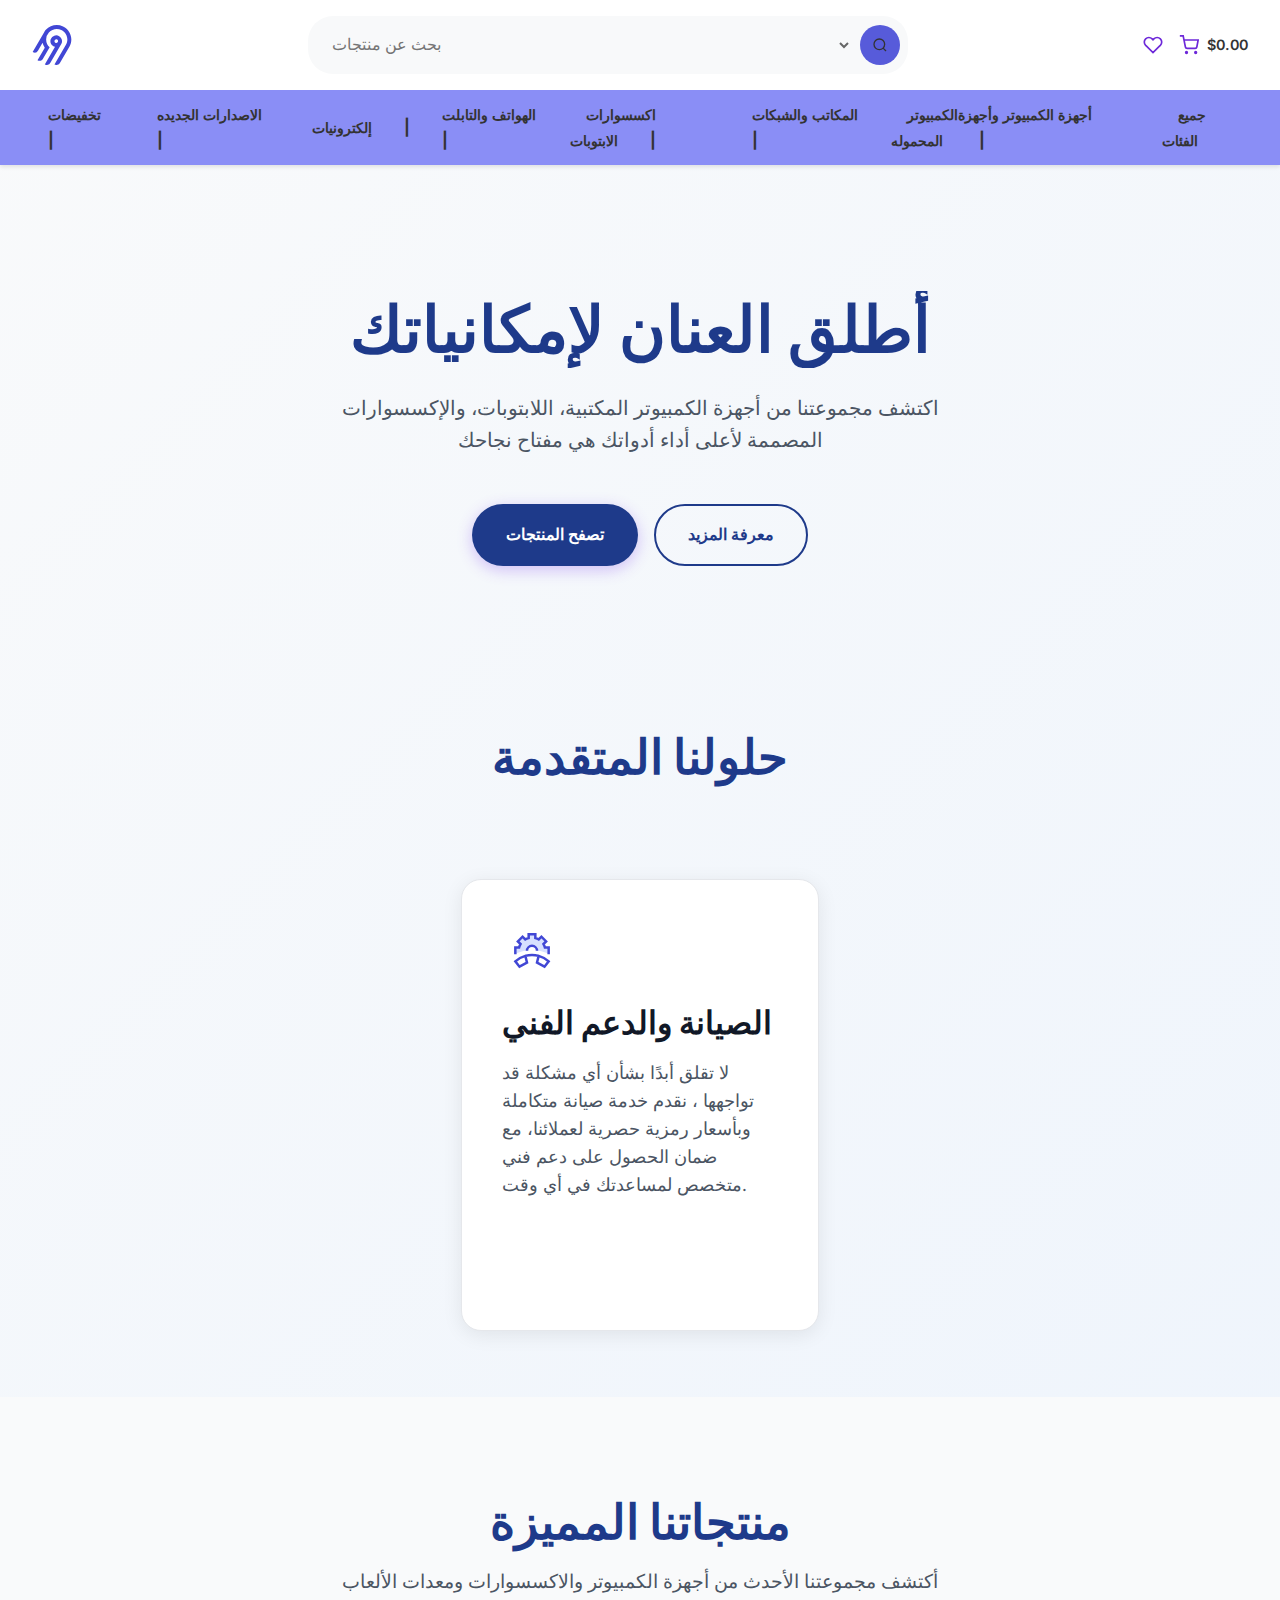
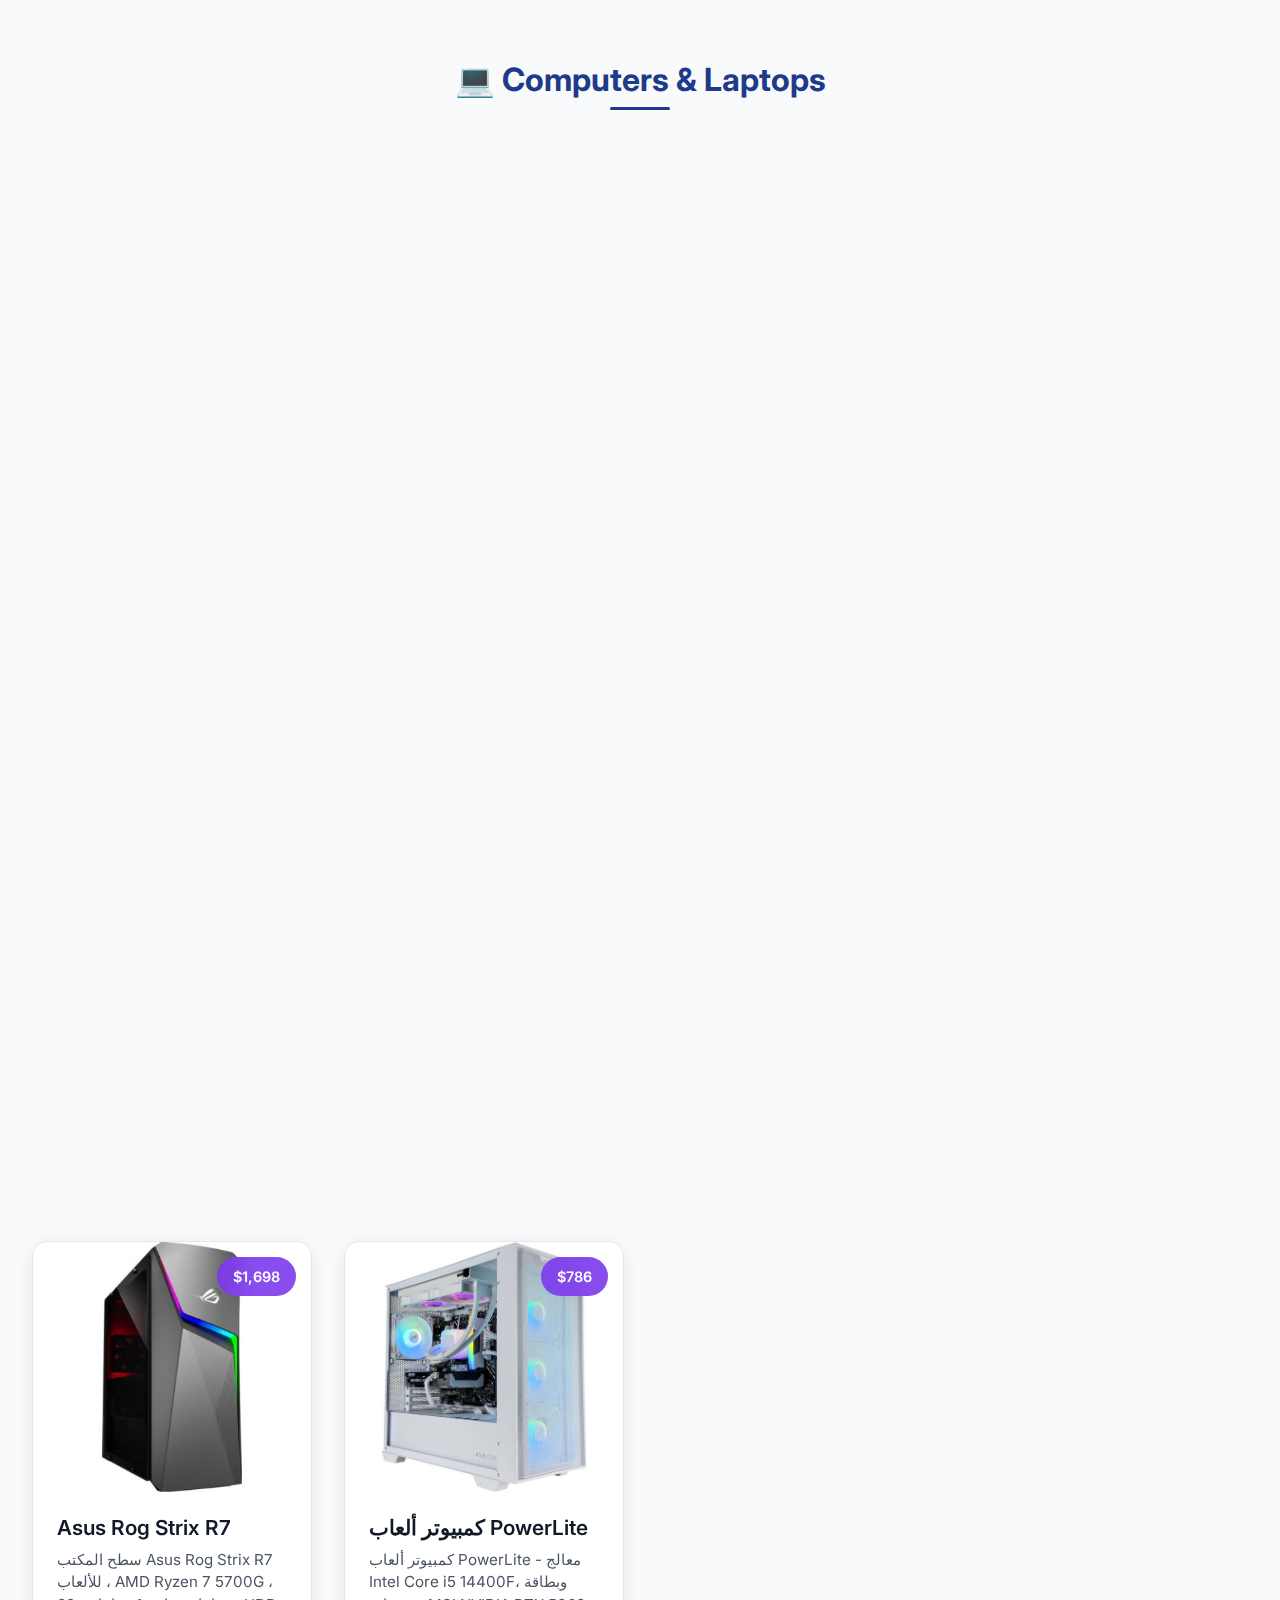
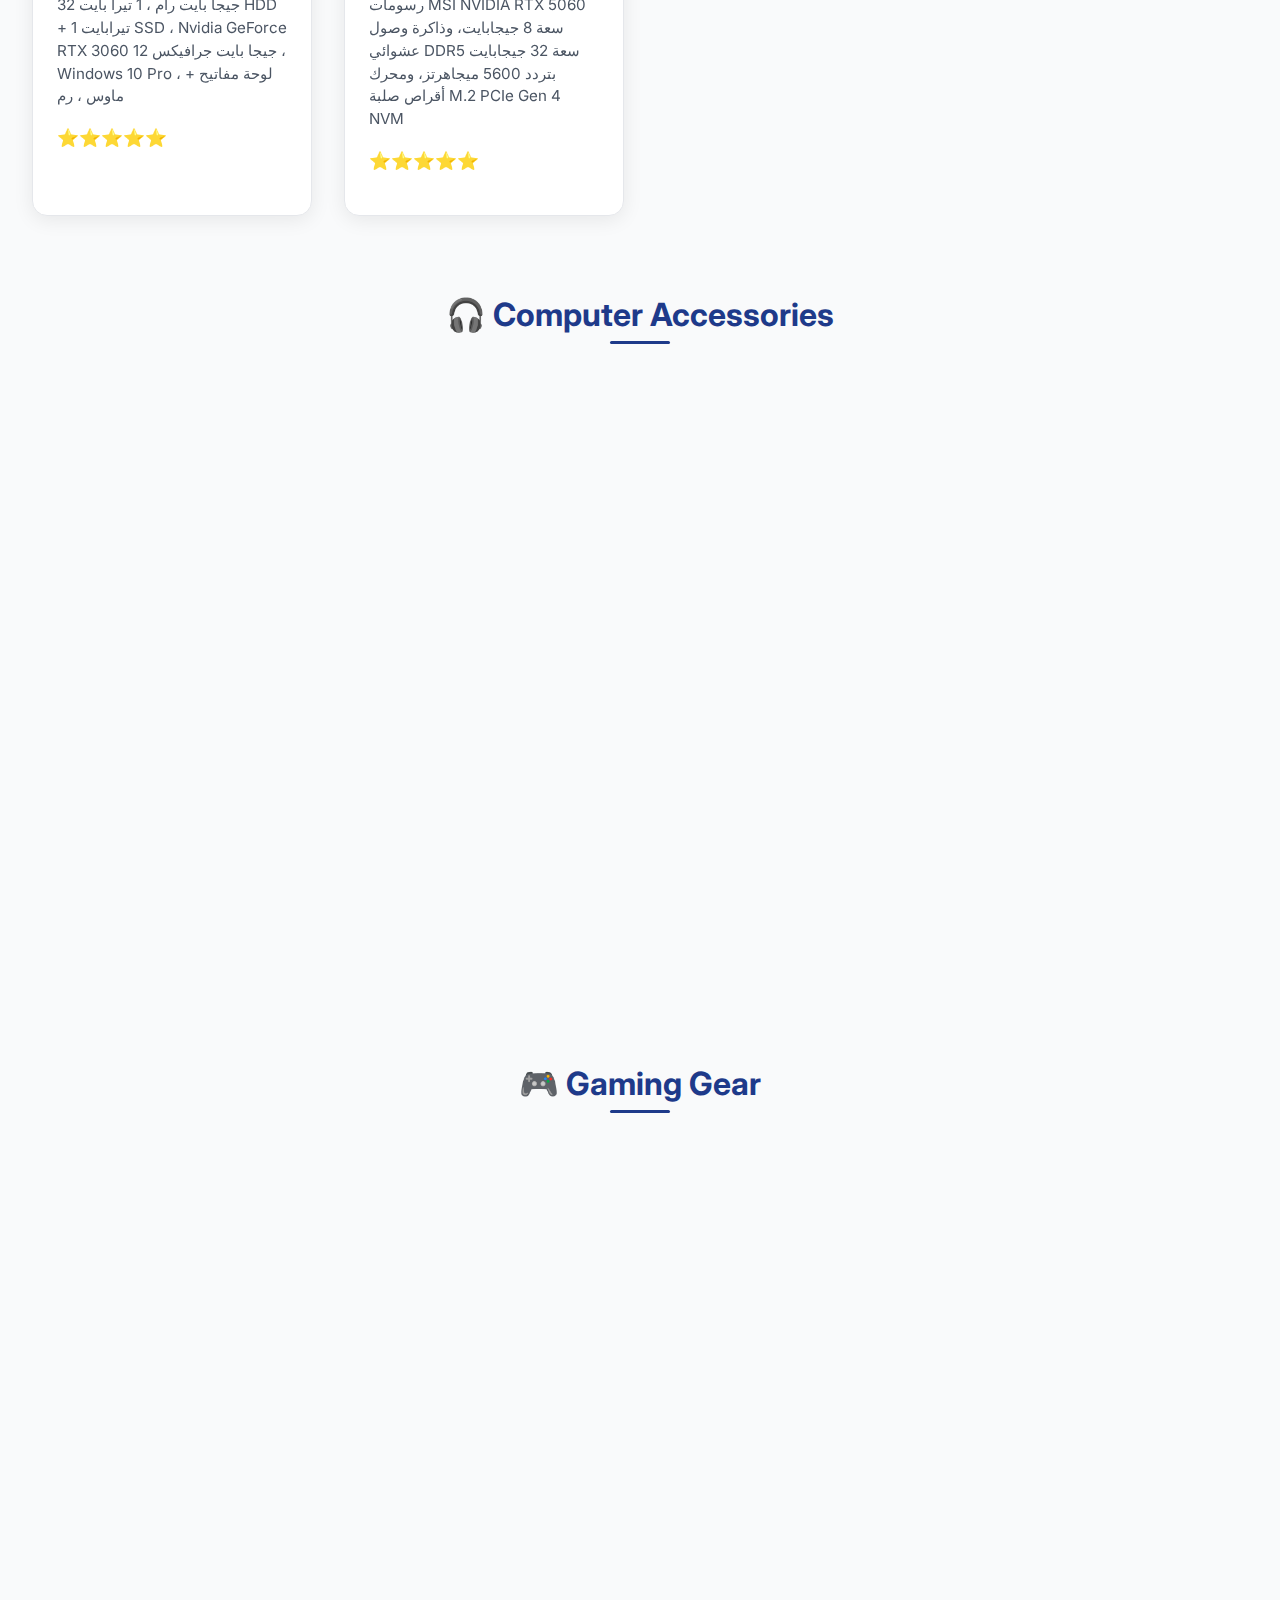
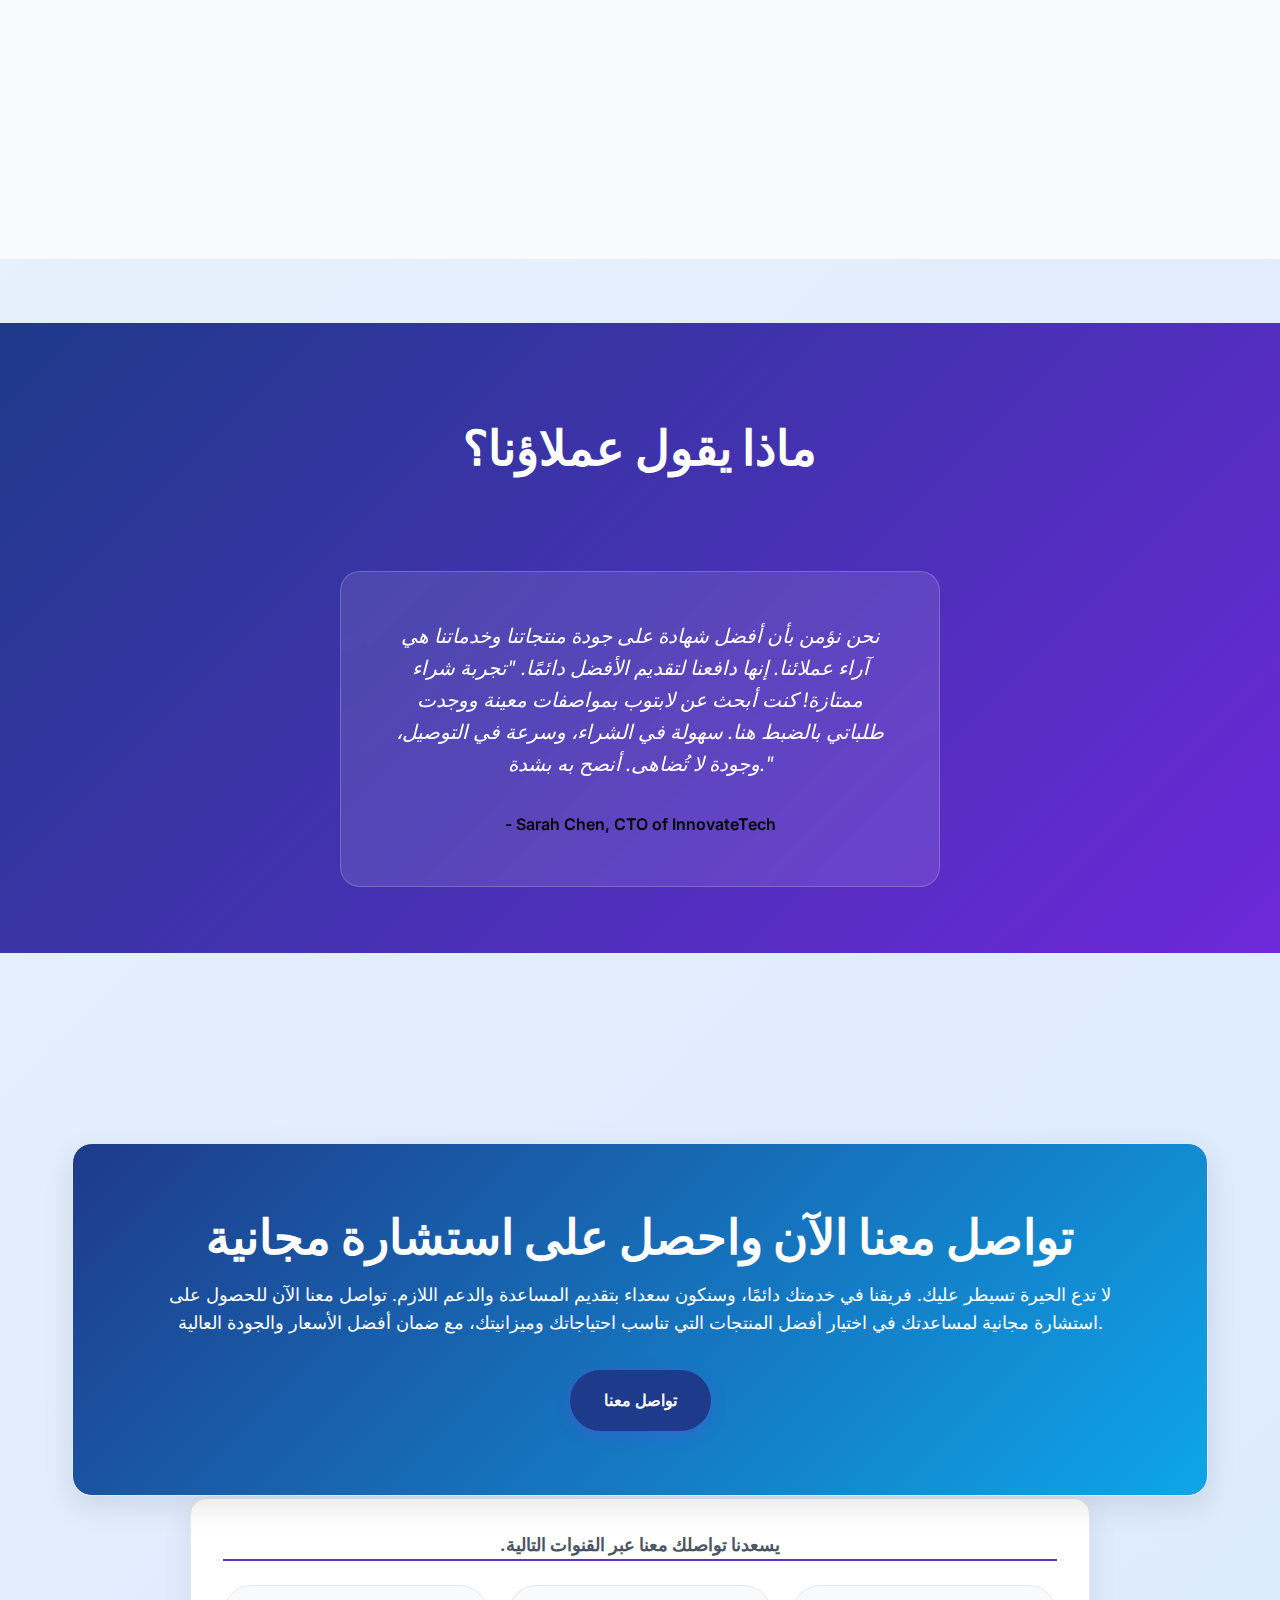
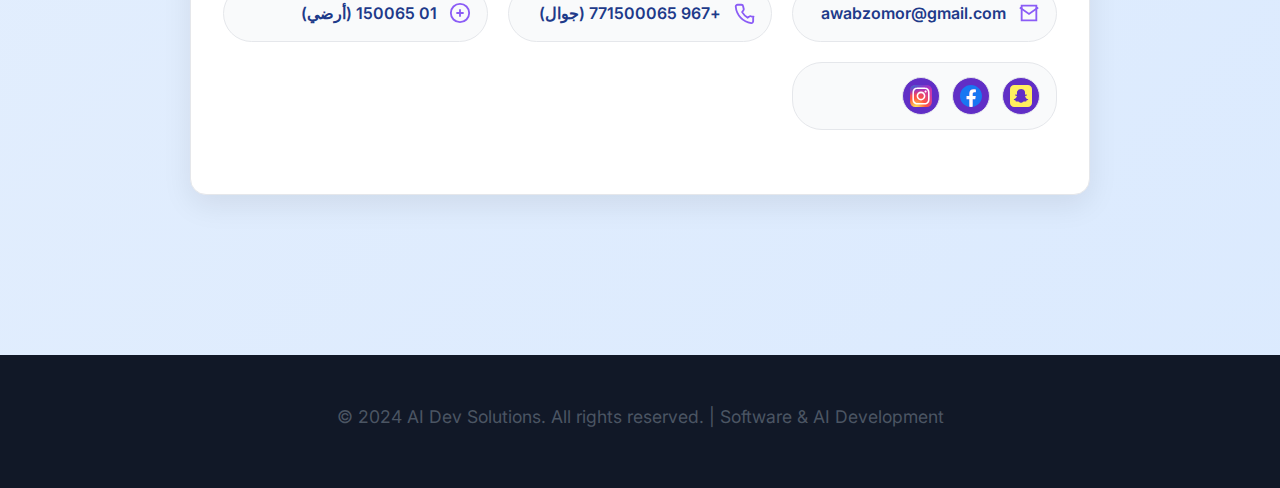
<file: index.html>
<!DOCTYPE html>
<html lang="en">
  <head>
    <meta charset="UTF-8" />
    <meta name="viewport" content="width=device-width, initial-scale=1.0" />
    <title>كمبيوترات - لابتوب - اكسسوارات</title>
    <link rel="preconnect" href="https://fonts.googleapis.com" />
    <link rel="preconnect" href="https://fonts.gstatic.com" crossorigin />
    <link
      href="https://fonts.googleapis.com/css2?family=Inter:wght@400;500;600;700;800&display=swap"
      rel="stylesheet"
    />
    <link rel="stylesheet" href="css/style.css" />
  </head>
  <body>
    <!-- Header -->
    <header>
      <nav class="nav-container">
        <div class="top-nav">
          <a href="#" class="logo">
            <svg
              xmlns="http://www.w3.org/2000/svg"
              width="24"
              height="24"
              viewBox="0 0 24 24"
            >
              <path
                fill="#4147d5"
                d="M8.308 2.914C10.876.027 15.128-.819 18.624.848c4.644 2.21 6.339 7.846 3.809 12.194l-5.687 9.77a2.4 2.4 0 0 1-1.455 1.107a2.42 2.42 0 0 1-1.818-.236l6.887-11.832c1.835-3.155.608-7.243-2.758-8.854c-2.528-1.208-5.613-.604-7.482 1.473a6.3 6.3 0 0 0-1.628 4.145a6.32 6.32 0 0 0 2.103 4.773l-4.021 6.919c-.157.273-.365.51-.617.699a2.4 2.4 0 0 1-.838.411a2.42 2.42 0 0 1-1.815-.237l4.364-7.513A8.6 8.6 0 0 1 6.34 10.7l-2.675 4.612a2.403 2.403 0 0 1-3.271.87L7.31 4.284c.29-.487.622-.948.998-1.37m7.983 3.784c1.666.956 2.242 3.081 1.277 4.734L10.936 22.81a2.4 2.4 0 0 1-1.455 1.109a2.4 2.4 0 0 1-1.816-.237l6.159-10.596a3.4 3.4 0 0 1-1.365-.61a3.4 3.4 0 0 1-.981-1.122a3.44 3.44 0 0 1-.194-2.898a3.47 3.47 0 0 1 2.097-2.026a3.5 3.5 0 0 1 2.91.268m-2.412 2.139a1.1 1.1 0 0 0-.426.933a1.09 1.09 0 0 0 .739.959a1.1 1.1 0 0 0 1.176-.314a1.08 1.08 0 0 0 .158-1.196a1.09 1.09 0 0 0-.839-.596a1.08 1.08 0 0 0-.808.214"
              />
            </svg>
          </a>

          <div class="search-bar">
            <input type="text" placeholder="بحث عن منتجات" />
            <select>
              <option value=""></option>
            </select>
            <button class="search-btn">
              <svg
                width="16"
                height="16"
                viewBox="0 0 24 24"
                fill="none"
                stroke="currentColor"
                stroke-width="2"
              >
                <circle cx="11" cy="11" r="8"></circle>
                <path d="m21 21-4.35-4.35"></path>
              </svg>
            </button>
          </div>

          <div class="user-icons">
            <a href="#" class="icon-link">
              <svg
                width="20"
                height="20"
                viewBox="0 0 24 24"
                fill="none"
                stroke="currentColor"
                stroke-width="2"
              >
                <path
                  d="M20.84 4.61a5.5 5.5 0 0 0-7.78 0L12 5.67l-1.06-1.06a5.5 5.5 0 0 0-7.78 7.78l1.06 1.06L12 21.23l7.78-7.78 1.06-1.06a5.5 5.5 0 0 0 0-7.78z"
                ></path>
              </svg>
            </a>
            <a href="#" class="icon-link cart">
              <svg
                width="20"
                height="20"
                viewBox="0 0 24 24"
                fill="none"
                stroke="currentColor"
                stroke-width="2"
              >
                <circle cx="9" cy="21" r="1"></circle>
                <circle cx="20" cy="21" r="1"></circle>
                <path
                  d="M1 1h4l2.68 13.39a2 2 0 0 0 2 1.61h9.72a2 2 0 0 0 2-1.61L23 6H6"
                ></path>
              </svg>
              <span class="cart-price">$0.00</span>
            </a>
          </div>
        </div>

        <ul class="nav-menu">
          <li><a href="#تخفيضات"> تخفيضات </a></li>
          <li><a href="#الاصدارات الجديده"> الاصدارات الجديده </a></li>
          <li><a href="#إالكترونيات">إلكترونيات</a></li>
          <li><a href="#الهواتف والتابلت"> الهواتف والتابلت </a></li>
          <li><a href="Computer-Accessories.html">اكسسوارات الابتوبات</a></li>
          <li><a href="Offices-and-Networks.html"> المكاتب والشبكات </a></li>
          <li>
            <a href="computer-and-laptops.html"
              >أجهزة الكمبيوتر وأجهزةالكمبيوتر المحموله</a
            >
          </li>
          <li><a href="#جميع الفئات">جميع الفئات</a></li>
        </ul>
      </nav>
    </header>

    <main>
      <!-- Hero Section -->
      <section class="hero fade-in">
        <h1>أطلق العنان لإمكانياتك</h1>
        <p>
          اكتشف مجموعتنا من أجهزة الكمبيوتر المكتبية، اللابتوبات، والإكسسوارات
          المصممة لأعلى أداء أدواتك هي مفتاح نجاحك
        </p>

        <div class="cta-buttons">
          <a href="#contact" class="btn btn-primary">تصفح المنتجات</a>
          <a href="#features" class="btn btn-secondary">معرفة المزيد</a>
        </div>
      </section>

      <!-- Features Section -->
      <section id="features" class="features">
        <h2>حلولنا المتقدمة</h2>
        <div class="features-grid">
          <!-- AI-Powered Development -->
          <div class="feature-card slide-in-left">
            <div class="feature-icon ai">
              <svg
                xmlns="http://www.w3.org/2000/svg"
                width="40"
                height="40"
                viewBox="0 0 14 14"
              >
                <g
                  fill="none"
                  stroke="#4147d5"
                  stroke-linejoin="round"
                  stroke-width="1"
                >
                  <path
                    d="M1.082 7.626a.976.976 0 0 1 0-1.273q.338-.393.678-.773q-.103-.493-.198-.996a.976.976 0 0 1 .636-1.103q.49-.172.974-.331q.157-.479.327-.962A.976.976 0 0 1 4.6 1.552q.5.094.992.196q.374-.334.76-.666a.976.976 0 0 1 1.273 0q.39.334.764.67q.5-.105 1.009-.2a.976.976 0 0 1 1.102.636q.17.484.327.962q.484.16.974.331c.455.16.725.628.636 1.103q-.096.512-.201 1.013q.34.381.68.777a.976.976 0 0 1 .001 1.273q-.337.393-.678.773q.104.493.198.997a.976.976 0 0 1-.636 1.102q-.49.172-.974.331q-.158.48-.327.962a.976.976 0 0 1-1.102.637a53 53 0 0 1-.992-.197q-.374.335-.76.666a.976.976 0 0 1-1.273 0q-.39-.334-.764-.67q-.5.105-1.009.2a.976.976 0 0 1-1.102-.636a53 53 0 0 1-.327-.962a52 52 0 0 1-.974-.33a.976.976 0 0 1-.636-1.103q.096-.513.201-1.014a53 53 0 0 1-.68-.777Z"
                  />
                  <path
                    stroke-linecap="round"
                    d="M4.62 7.738L6.212 9.38C6.962 7.227 7.586 6.282 9 5"
                  />
                </g>
              </svg>
            </div>
            <h3>قوة جودة وتجربة لا تُنسى</h3>
            <p>
              أكتشف مجموعتنا المختارة بعناية من أجهزة الكمبيوتر والشاشات
              والإكسسوارات نوفر لك منتجات أصلية ذات أداء فائق وأسعار تنافسية
              لضمان تجربة استخدام لا تُضاهى، سواء للعمل أو الألعاب
            </p>
          </div>

          <!-- Modern Software Architecture -->
          <div class="feature-card fade-in">
            <div class="feature-icon software">
              <svg
                xmlns="http://www.w3.org/2000/svg"
                width="40"
                height="40"
                0
                viewBox="0 0 24 24"
              >
                <g fill="none" stroke-width="1.5">
                  <path
                    fill="#fff"
                    d="M4.5 22L2 18.82a15 15 0 0 1 6-3.28l1 3.96zm15 0l2.5-3.18a15 15 0 0 0-6-3.28l-1 3.96z"
                  />
                  <path
                    fill="#d7e0ff"
                    d="M2 10.5v4c1.21-.667 4.302-2 7-2a3 3 0 1 1 6 0c2.698 0 5.79 1.333 7 2v-4h-2.252a8 8 0 0 0-.856-2.064l1.593-1.593l-2.828-2.828l-1.593 1.593A8 8 0 0 0 14 4.752V2.5h-4v2.252a8 8 0 0 0-2.064.856L6.343 4.015L3.515 6.843l1.593 1.593a8 8 0 0 0-.856 2.064z"
                  />
                  <path
                    stroke="#4147d5"
                    d="M16 15.54a15 15 0 0 1 6 3.28L19.5 22L15 19.5zm0 0a15 15 0 0 0-4-.54c-1.385 0-2.727.188-4 .54m0 0a15 15 0 0 0-6 3.28L4.5 22L9 19.5zM2 14.5v-4h2.252c.189-.734.48-1.427.856-2.064L3.515 6.843l2.828-2.828l1.593 1.593A8 8 0 0 1 10 4.752V2.5h4v2.252c.734.189 1.427.48 2.064.856l1.593-1.593l2.828 2.828l-1.593 1.593c.377.637.667 1.33.856 2.064H22v4"
                  />
                  <path stroke="#4147d5" d="M15 12.5a3 3 0 1 0-6 0" />
                </g>
              </svg>
            </div>
            <h3>الصيانة والدعم الفني</h3>
            <p>
              لا تقلق أبدًا بشأن أي مشكلة قد تواجهها ، نقدم خدمة صيانة متكاملة
              وبأسعار رمزية حصرية لعملائنا، مع ضمان الحصول على دعم فني متخصص
              لمساعدتك في أي وقت.
            </p>
          </div>

          <!-- Advanced Development Tools -->
          <div class="feature-card slide-in-right">
            <div class="feature-icon development">
              <svg
                xmlns="http://www.w3.org/2000/svg"
                width="40"
                height="40"
                viewBox="0 0 24 24"
              >
                <path
                  fill="#4147d5"
                  d="M14 18.315A7.04 7.04 0 0 1 11.263 16H3V4h18v2.264a7.05 7.05 0 0 1 2 2.15V4a2.006 2.006 0 0 0-2-2H3a2.006 2.006 0 0 0-2 2v12a2.006 2.006 0 0 0 2 2h7v2H8v2h8v-2h-2Z"
                />
                <path
                  fill="#4147d5"
                  d="M17 6a6 6 0 1 0 6 6a6 6 0 0 0-6-6m0 10a4 4 0 1 1 4-4a4.005 4.005 0 0 1-4 4"
                />
                <circle cx="17" cy="12" r="1" fill="#4147d5" />
              </svg>
            </div>
            <h3>كل ما تحتاجه في مكان واحد</h3>
            <p>
              نوفر لك مجموعة كاملة من أنظمة التشغيل الأصلية مثل (Windows &
              macOS) بالإضافة إلى مكتبة ضخمة من أحدث وأشهر ألعاب الكمبيوتر،
              لضمان تجربة متكاملة وآمنة في موقع واحد.
            </p>
          </div>
        </div>
      </section>

      <!-- Products Section -->
      <section id="contact" class="products">
        <h2>منتجاتنا المميزة</h2>
        <p class="products-subtitle">
          أكتشف مجموعتنا الأحدث من أجهزة الكمبيوتر والاكسسوارات ومعدات الألعاب
        </p>

        <!-- Computers Category -->
        <div class="product-category">
          <h3 class="category-title">💻 Computers & Laptops</h3>
          <div class="products-grid">
            <div class="product-card">
              <div class="product-image">
                <img
                  src="images/laptop/MacBook Air 15-inch.jpg"
                  alt="Gaming Laptop"
                />
                <div class="product-overlay">
                  <span class="product-price">$1,599</span>
                </div>
              </div>
              <div class="product-info">
                <h4>MacBook Air 15-inch</h4>
                <p>
                  "MacBook Air 15-inch: All You Need and More." Dive into a
                  world of performance and efficiency with the new MacBook Air
                  in an elegant Sky Blue finish. The device features a 15.3-inch
                  Liquid Retina display that provides rich colors and precise
                  details, along with the Apple M2 chip that gives you
                  exceptional speed for your daily tasks and professional
                  applications. Enjoy a long-lasting battery, a high-quality
                  FaceTime HD camera, and an immersive sound system that
                  elevates your experience. Its ultra-thin design makes it easy
                  to carry, while the durable aluminum body ensures your device
                  is ready for any challenge.
                </p>
                <div class="product-rating">⭐⭐⭐⭐⭐</div>
              </div>
            </div>

            <div class="product-card">
              <div class="product-image">
                <img src="images/honor2025.webp" alt="MacBook Pro" />
                <div class="product-overlay">
                  <span class="product-price">$2,199</span>
                </div>
              </div>
              <div class="product-info">
                <h4>HONOR MagicBook Pro 14 2025</h4>
                <p>
                  HONOR MagicBook Pro 14 2025 هو جهاز لابتوب فائق الأداء مصمم
                  للمحترفين والمستخدمين الذين يطلبون قوة معالجة استثنائية وتجربة
                  بصرية غامرة يجمع هذا الجهاز بين التصميم الأنيق الأداء القوي
                  وعمر البطارية الطويل مما يجعله الرفيق المثالي للعمل والإبداع
                  والترفيه.
                </p>
                <div class="product-rating">⭐⭐⭐⭐⭐</div>
              </div>
            </div>

            <div class="product-card">
              <div class="product-image">
                <img src="images/laptop-asus.jpg" alt="Desktop PC" />
                <div class="product-overlay">
                  <span class="product-price">$1,899</span>
                </div>
              </div>
              <div class="product-info">
                <h4>ASUS ROG Zephyrus G14</h4>
                <p>
                  كمبيوتر محمول للألعاب ASUS ROG Zephyrus G14 GA403UM، شاشة OLED
                  بدقة 3K وتردد 120 هرتز، معالج AMD Ryzen 9 270، ذاكرة وصول
                  عشوائي (RAM) سعة 16 جيجابايت، قرص SSD سعة 1 تيرابايت، بطاقة
                  رسومات GeForce RTX
                </p>
                <ul>
                  <li>
                    اشة OLED مقاس 14 بوصة بدقة 3K (2880 × 1800) ونسبة عرض إلى
                    ارتفاع 16:10، ROG Nebula، شاشة لامعة، معدل التحديث: 120
                    هرتز، G-Sync / Adaptive-Sync، تم التحقق من صحة Pantone، MUX
                    Switch + NVIDIA® Advanced Optimus، تدعم Dolby Vision HDR:
                    نعم
                  </li>
                  <li>
                    اشة OLED مقاس 14 بوصة بدقة 3K (2880 × 1800) ونسبة عرض إلى
                    ارتفاع 16:10، ROG Nebula، شاشة لامعة، معدل التحديث: 120
                    هرتز، G-Sync / Adaptive-Sync، تم التحقق من صحة Pantone، MUX
                    Switch + NVIDIA® Advanced Optimus، تدعم Dolby Vision HDR:
                    نعم
                  </li>
                </ul>
                <div class="product-rating">⭐⭐⭐⭐⭐</div>
              </div>
            </div>

            <div class="product-card">
              <div class="product-image">
                <img src="images/pc/ASUS V400-m.jpg" alt="MacBook Pro" />
                <div class="product-overlay">
                  <span class="product-price">$786</span>
                </div>
              </div>
              <div class="product-info">
                <h4>ASUS V400 الكل في واحد</h4>
                <p>
                  كمبيوتر مكتبي ASUS V400 الكل في واحد، شاشة LED عالية الوضوح
                  مقاس 27 بوصة، معالج Intel Core i7-13620H، ذاكرة وصول عشوائي
                  (RAM) سعة 16 جيجابايت، قرص SSD سعة 512 جيجابايت، بطاقة رسومات
                  Intel UHD، لوحة مف
                </p>
                <div class="product-rating">⭐⭐⭐⭐⭐</div>
              </div>
            </div>

            <div class="product-card">
              <div class="product-image">
                <img
                  src="images/pc/سطح المكتب Asus Rog Strix R7 للألعاب.jpg"
                  alt="MacBook Pro"
                />
                <div class="product-overlay">
                  <span class="product-price">$1,698</span>
                </div>
              </div>
              <div class="product-info">
                <h4>Asus Rog Strix R7</h4>
                <p>
                  سطح المكتب Asus Rog Strix R7 للألعاب ، AMD Ryzen 7 5700G ، 32
                  جيجا بايت رام ، 1 تيرا بايت HDD + 1 تيرابايت SSD ، Nvidia
                  GeForce RTX 3060 12 جيجا بايت جرافيكس ، Windows 10 Pro ، لوحة
                  مفاتيح + ماوس ، رم
                </p>
                <div class="product-rating">⭐⭐⭐⭐⭐</div>
              </div>
            </div>

            <div class="product-card">
              <div class="product-image">
                <img
                  src="images/pc/كمبيوتر ألعاب PowerLite.jpg"
                  alt="MacBook Pro"
                />
                <div class="product-overlay">
                  <span class="product-price">$786</span>
                </div>
              </div>
              <div class="product-info">
                <h4>كمبيوتر ألعاب PowerLite</h4>
                <p>
                  كمبيوتر ألعاب PowerLite - معالج Intel Core i5 14400F، وبطاقة
                  رسومات MSI NVIDIA RTX 5060 سعة 8 جيجابايت، وذاكرة وصول عشوائي
                  DDR5 سعة 32 جيجابايت بتردد 5600 ميجاهرتز، ومحرك أقراص صلبة M.2
                  PCIe Gen 4 NVM
                </p>
                <div class="product-rating">⭐⭐⭐⭐⭐</div>
              </div>
            </div>
          </div>
        </div>

        <!-- Accessories Category -->
        <div class="product-category">
          <h3 class="category-title">🎧 Computer Accessories</h3>
          <div class="products-grid">
            <div class="product-card">
              <div class="product-image">
                <img
                  src="images/mouses/ماوس الألعاب اللاسلكي المحمول Razer Basilisk.jpg"
                  alt="Mechanical Keyboard"
                />
                <div class="product-overlay">
                  <span class="product-price">$149</span>
                </div>
              </div>
              <div class="product-info">
                <h4>ماوس الألعاب اللاسلكي المحمول Razer Basilisk</h4>
                <p>
                  ماوس الألعاب اللاسلكي المحمول Razer Basilisk، بدقة 18000 نقطة
                  في البوصة، وشاشة IPS بحد أقصى 350، وإضاءة RGB بشعار أحادي
                  المنطقة، و10 أزرار قابلة للبرمجة، ومستشعر بصري Razer Focus X
                  بدقة 18K، وثلاثي ال
                </p>
                <div class="product-rating">⭐⭐⭐⭐⭐</div>
              </div>
            </div>

            <div class="product-card">
              <div class="product-image">
                <img
                  src="images/keyboards/لوحة-مفاتيح--AULA-S99-Gasket-Membrane99-مفتاحًا.jpg"
                  alt="Gaming Mouse"
                />
                <div class="product-overlay">
                  <span class="product-price">$27</span>
                </div>
              </div>
              <div class="product-info">
                <h4>لوحة مفاتيح AULA S99 Gasket 98% Membrane، 99 مفتاحًا،</h4>
                <p>
                  لوحة مفاتيح AULA S99 Gasket 98% Membrane، 99 مفتاحًا، إضاءة
                  RGB Phantom، غطاء كروي من PBT، بطارية 2000 مللي أمبير/ساعة،
                  اتصال ثلاثي الأوضاع، لون رمادي كلاسيكي | S99
                </p>
                <div class="product-rating">⭐⭐⭐⭐⭐</div>
              </div>
            </div>

            <div class="product-card">
              <div class="product-image">
                <img
                  src="images/headsets/سماعة الألعاب اللاسلكية Razer Barracuda X Chroma.jpg"
                  alt="Monitor"
                />
                <div class="product-overlay">
                  <span class="product-price">$136</span>
                </div>
              </div>
              <div class="product-info">
                <h4>سماعة الألعاب اللاسلكية Razer Barracuda X Chroma</h4>
                <p>27" 4K display with 144Hz refresh rate</p>
                <div class="product-rating">⭐⭐⭐⭐⭐</div>
              </div>
            </div>

            <div class="product-card">
              <div class="product-image">
                <img
                  src="images/headsets/ميكروفون لافاليير لاسلكي Hollyland HollyView LARK M2 (2TX+3RX).jpg"
                  alt="Monitor"
                />
                <div class="product-overlay">
                  <span class="product-price">$99</span>
                </div>
              </div>
              <div class="product-info">
                <h4>
                  ميكروفون لافاليير لاسلكي Hollyland HollyView LARK M2 (2TX+3RX)
                </h4>
                <p>
                  ميكروفون لافاليير لاسلكي Hollyland HollyView LARK M2
                  (2TX+3RX)، متوافق مع الكاميرات وأجهزة iPhone وأجهزة Android،
                  بمدى رؤية 1000 قدم، وصوت عالي الدقة، وإلغاء الضوضاء، باللون
                  الأسود | LARK M2 2TX+3RX
                </p>
                <div class="product-rating">⭐⭐⭐⭐⭐</div>
              </div>
            </div>
          </div>
        </div>

        <!-- Gaming Category -->
        <div class="product-category">
          <h3 class="category-title">🎮 Gaming Gear</h3>
          <div class="products-grid">
            <div class="product-card">
              <div class="product-image">
                <img
                  src="images/games/وحدة تحكم سوني بلاي ستيشن 5 برو.jpg"
                  alt="Gaming Console"
                />
                <div class="product-overlay">
                  <span class="product-price">$772</span>
                </div>
              </div>
              <div class="product-info">
                <h4>وحدة تحكم سوني بلاي ستيشن 5 برو</h4>
                <p>
                  وحدة تحكم سوني بلاي ستيشن 5 برو، حتى 120 إطارًا في الثانية مع
                  خرج 120 هرتز، تدعم خرج 8K، 8x Zen 2 Cores بتردد وحدة معالجة
                  مركزية 3.85 جيجاهرتز، RNDA 3 مخصص (TBC)، ذاكرة وصول عشوائي 16
                  جيجابايت، SSD مخ
                </p>
                <div class="product-rating">⭐⭐⭐⭐⭐</div>
              </div>
            </div>

            <div class="product-card">
              <div class="product-image">
                <img
                  src="images/games/وحدة تحكم Xbox Series X Galaxy Black Special Edition.jpg"
                  alt="Gaming Chair"
                />
                <div class="product-overlay">
                  <span class="product-price">$843</span>
                </div>
              </div>
              <div class="product-info">
                <h4>وحدة تحكم Xbox Series X Galaxy Black Special Edition</h4>
                <p>
                  وحدة تحكم Xbox Series X Galaxy Black Special Edition بسعة 2
                  تيرابايت SSD بالولايات المتحدة الأمريكية، وحدة معالجة مركزية
                  8X Cores، وحدة معالجة رسومية 12 TFLOPS، ذاكرة وصول عشوائي 16
                  جيجابايت، تدعم قرص
                </p>
                <div class="product-rating">⭐⭐⭐⭐⭐</div>
              </div>
            </div>

            <div class="product-card">
              <div class="product-image">
                <img
                  src="images/vr/سماعات رأس الواقع الافتراضي ميتا كويست 3.jpg"
                  alt="Gaming Controller"
                />
                <div class="product-overlay">
                  <span class="product-price">$79</span>
                </div>
              </div>
              <div class="product-info">
                <h4>سماعات رأس الواقع الافتراضي ميتا كويست 3</h4>
                <p>
                  سماعات رأس الواقع الافتراضي ميتا كويست 3، سعة 512 جيجابايت،
                  شاشة LCD بدقة 2064 × 2208، أقوى كويست، تجارب واقع مختلط
                  مثالية، احصل على باتمان، أركام شادو، أبيض | SK-1000189-01
                </p>
                <div class="product-rating">⭐⭐⭐⭐⭐</div>
              </div>
            </div>
          </div>
        </div>
      </section>

      <!--testing  -->

      <!-- قسم أراء العملاء -->
      <section id="testimonials" class="testimonials">
        <h2>ماذا يقول عملاؤنا؟</h2>
        <div class="testimonial-card fade-in">
          <p class="testimonial-text">
            نحن نؤمن بأن أفضل شهادة على جودة منتجاتنا وخدماتنا هي آراء عملائنا.
            إنها دافعنا لتقديم الأفضل دائمًا. "تجربة شراء ممتازة! كنت أبحث عن
            لابتوب بمواصفات معينة ووجدت طلباتي بالضبط هنا. سهولة في الشراء،
            وسرعة في التوصيل، وجودة لا تُضاهى. أنصح به بشدة."
          </p>
          <div class="testimonial-author">
            - Sarah Chen, CTO of InnovateTech
          </div>
        </div>
      </section>

      <!-- قسم الدعوه للتواصل  -->
      <section class="cta-section">
        <!-- عنوان وفقره وزر "تواصل معنا   -->
        <div class="cta-content fade-in">
          <!-- العنوان و الفقره  -->
          <h2>تواصل معنا الآن واحصل على استشارة مجانية</h2>
          <p>
            لا تدع الحيرة تسيطر عليك. فريقنا في خدمتك دائمًا، وسنكون سعداء
            بتقديم المساعدة والدعم اللازم. تواصل معنا الآن للحصول على استشارة
            مجانية لمساعدتك في اختيار أفضل المنتجات التي تناسب احتياجاتك
            وميزانيتك، مع ضمان أفضل الأسعار والجودة العالية.
          </p>
          <a href="#contact-call" class="btn btn-primary">تواصل معنا</a>
        </div>

        <!-- بطاقة الاتصال  -->
        <div class="contact-card">
          <!-- محتوى الاتصال ايميل ورقم التلفون والرقم الارضي -->
          <p id="contact-call" class="contact-intro">
            يسعدنا تواصلك معنا عبر القنوات التالية.
          </p>
          <div class="contact-grid">
            <div class="contact-item">
              <svg
                viewBox="0 0 24 24"
                fill="none"
                stroke="currentColor"
                stroke-width="2"
              >
                <path d="M4 4h16v16H4z" />
                <path d="m22 6-10 7L2 6" />
              </svg>
              <a href="awabzomor@gmail.com">awabzomor@gmail.com</a>
            </div>
            <div class="contact-item">
              <svg
                viewBox="0 0 24 24"
                fill="none"
                stroke="currentColor"
                stroke-width="2"
              >
                <path
                  d="M22 16.92V21a2 2 0 0 1-2.18 2A19.8 19.8 0 0 1 3 5.18 2 2 0 0 1 5 3h4.09a2 2 0 0 1 2 1.72c.12.86.3 1.7.55 2.5a2 2 0 0 1-.45 2L10 11a16 16 0 0 0 6 6l1.78-1.22a2 2 0 0 1 2-.22c.8.25 1.64.43 2.5.55A2 2 0 0 1 22 16.92Z"
                />
              </svg>
              <a href="tel:+967771500065">+967 771500065 (جوال)</a>
            </div>
            <div class="contact-item">
              <svg
                viewBox="0 0 24 24"
                fill="none"
                stroke="currentColor"
                stroke-width="2"
              >
                <circle cx="12" cy="12" r="10" />
                <path d="M8 12h8M12 8v8" />
              </svg>
              <a href="tel:011500065">01 150065 (أرضي)</a>
            </div>
            <div class="contact-item">
              <div class="social-row">
                <a
                  class="social-link"
                  href="https://www.snapchat.com/add/a_8joxk?share_id=NdWewfECQh6VkxYqCDhTpg&locale=ar_YE"
                  aria-label="snapchat"
                  ><svg
                    xmlns="http://www.w3.org/2000/svg"
                    width="1536"
                    height="1536"
                    viewBox="0 0 1536 1536"
                  >
                    <path
                      fill="#ffef5e"
                      d="M1280 1020q0-22-22-27q-67-14-118-58t-80-109q-7-14-7-25q0-15 19.5-26t42.5-17t42.5-20.5T1177 701q0-19-18.5-31.5T1120 657q-11 0-31 8t-32 8q-4 0-12-2q5-63 5-115q0-78-17-114q-36-78-102.5-121.5T778 277q-198 0-275 165q-18 38-18 115q0 38 6 114q-10 2-15 2q-11 0-31.5-8t-30.5-8q-20 0-37.5 12.5T359 702q0 21 19.5 35.5T421 758t42.5 17t19.5 26q0 11-7 25q-64 138-198 167q-22 5-22 27q0 47 138 69q2 5 6 26t11 30.5t23 9.5q13 0 38.5-5t38.5-5q35 0 67.5 15t54.5 32.5t57.5 32.5t76.5 15q43 0 79-15t57.5-32.5t54-32.5t67.5-15q13 0 39 4.5t39 4.5q15 0 22.5-9.5t11.5-31t5-24.5q138-22 138-69m256-732v960q0 119-84.5 203.5T1248 1536H288q-119 0-203.5-84.5T0 1248V288Q0 169 84.5 84.5T288 0h960q119 0 203.5 84.5T1536 288"
                    /></svg
                ></a>
                <a
                  class="social-link"
                  href="https://www.facebook.com/share/19jv7yVmw7/?mibextid=wwXIfr"
                  aria-label="Facebook"
                  ><svg
                    xmlns="http://www.w3.org/2000/svg"
                    width="256"
                    height="256"
                    viewBox="0 0 256 256"
                  >
                    <path
                      fill="#1877f2"
                      d="M256 128C256 57.308 198.692 0 128 0S0 57.308 0 128c0 63.888 46.808 116.843 108 126.445V165H75.5v-37H108V99.8c0-32.08 19.11-49.8 48.348-49.8C170.352 50 185 52.5 185 52.5V84h-16.14C152.959 84 148 93.867 148 103.99V128h35.5l-5.675 37H148v89.445c61.192-9.602 108-62.556 108-126.445"
                    />
                    <path
                      fill="#fff"
                      d="m177.825 165l5.675-37H148v-24.01C148 93.866 152.959 84 168.86 84H185V52.5S170.352 50 156.347 50C127.11 50 108 67.72 108 99.8V128H75.5v37H108v89.445A129 129 0 0 0 128 256a129 129 0 0 0 20-1.555V165z"
                    /></svg
                ></a>
                <a
                  class="social-link"
                  href="https://www.instagram.com/8joxk?igsh=ZDhjYTB6YmNuMmlr&utm_source=qr"
                  aria-label="Instagram"
                >
                  <svg
                    xmlns="http://www.w3.org/2000/svg"
                    width="256"
                    height="256"
                    viewBox="0 0 256 256"
                  >
                    <g fill="none">
                      <rect
                        width="256"
                        height="256"
                        fill="url(#SVGWRUqebek)"
                        rx="60"
                      />
                      <rect
                        width="256"
                        height="256"
                        fill="url(#SVGfkNpldMH)"
                        rx="60"
                      />
                      <path
                        fill="#fff"
                        d="M128.009 28c-27.158 0-30.567.119-41.233.604c-10.646.488-17.913 2.173-24.271 4.646c-6.578 2.554-12.157 5.971-17.715 11.531c-5.563 5.559-8.98 11.138-11.542 17.713c-2.48 6.36-4.167 13.63-4.646 24.271c-.477 10.667-.602 14.077-.602 41.236s.12 30.557.604 41.223c.49 10.646 2.175 17.913 4.646 24.271c2.556 6.578 5.973 12.157 11.533 17.715c5.557 5.563 11.136 8.988 17.709 11.542c6.363 2.473 13.631 4.158 24.275 4.646c10.667.485 14.073.604 41.23.604c27.161 0 30.559-.119 41.225-.604c10.646-.488 17.921-2.173 24.284-4.646c6.575-2.554 12.146-5.979 17.702-11.542c5.563-5.558 8.979-11.137 11.542-17.712c2.458-6.361 4.146-13.63 4.646-24.272c.479-10.666.604-14.066.604-41.225s-.125-30.567-.604-41.234c-.5-10.646-2.188-17.912-4.646-24.27c-2.563-6.578-5.979-12.157-11.542-17.716c-5.562-5.562-11.125-8.979-17.708-11.53c-6.375-2.474-13.646-4.16-24.292-4.647c-10.667-.485-14.063-.604-41.23-.604zm-8.971 18.021c2.663-.004 5.634 0 8.971 0c26.701 0 29.865.096 40.409.575c9.75.446 15.042 2.075 18.567 3.444c4.667 1.812 7.994 3.979 11.492 7.48c3.5 3.5 5.666 6.833 7.483 11.5c1.369 3.52 3 8.812 3.444 18.562c.479 10.542.583 13.708.583 40.396s-.104 29.855-.583 40.396c-.446 9.75-2.075 15.042-3.444 18.563c-1.812 4.667-3.983 7.99-7.483 11.488c-3.5 3.5-6.823 5.666-11.492 7.479c-3.521 1.375-8.817 3-18.567 3.446c-10.542.479-13.708.583-40.409.583c-26.702 0-29.867-.104-40.408-.583c-9.75-.45-15.042-2.079-18.57-3.448c-4.666-1.813-8-3.979-11.5-7.479s-5.666-6.825-7.483-11.494c-1.369-3.521-3-8.813-3.444-18.563c-.479-10.542-.575-13.708-.575-40.413s.096-29.854.575-40.396c.446-9.75 2.075-15.042 3.444-18.567c1.813-4.667 3.983-8 7.484-11.5s6.833-5.667 11.5-7.483c3.525-1.375 8.819-3 18.569-3.448c9.225-.417 12.8-.542 31.437-.563zm62.351 16.604c-6.625 0-12 5.37-12 11.996c0 6.625 5.375 12 12 12s12-5.375 12-12s-5.375-12-12-12zm-53.38 14.021c-28.36 0-51.354 22.994-51.354 51.355s22.994 51.344 51.354 51.344c28.361 0 51.347-22.983 51.347-51.344c0-28.36-22.988-51.355-51.349-51.355zm0 18.021c18.409 0 33.334 14.923 33.334 33.334c0 18.409-14.925 33.334-33.334 33.334s-33.333-14.925-33.333-33.334c0-18.411 14.923-33.334 33.333-33.334"
                      />
                      <defs>
                        <radialGradient
                          id="SVGWRUqebek"
                          cx="0"
                          cy="0"
                          r="1"
                          gradientTransform="matrix(0 -253.715 235.975 0 68 275.717)"
                          gradientUnits="userSpaceOnUse"
                        >
                          <stop stop-color="#fd5" />
                          <stop offset=".1" stop-color="#fd5" />
                          <stop offset=".5" stop-color="#ff543e" />
                          <stop offset="1" stop-color="#c837ab" />
                        </radialGradient>
                        <radialGradient
                          id="SVGfkNpldMH"
                          cx="0"
                          cy="0"
                          r="1"
                          gradientTransform="matrix(22.25952 111.2061 -458.39518 91.75449 -42.881 18.441)"
                          gradientUnits="userSpaceOnUse"
                        >
                          <stop stop-color="#3771c8" />
                          <stop offset=".128" stop-color="#3771c8" />
                          <stop offset="1" stop-color="#60f" stop-opacity="0" />
                        </radialGradient>
                      </defs>
                    </g></svg
                ></a>
              </div>
            </div>
          </div>
        </div>
      </section>
    </main>

    <!-- Footer -->
    <footer>
      <div class="footer-content">
        <p>
          &copy; 2024 AI Dev Solutions. All rights reserved. | Software & AI
          Development
        </p>
      </div>
    </footer>
  </body>
</html>
</file>
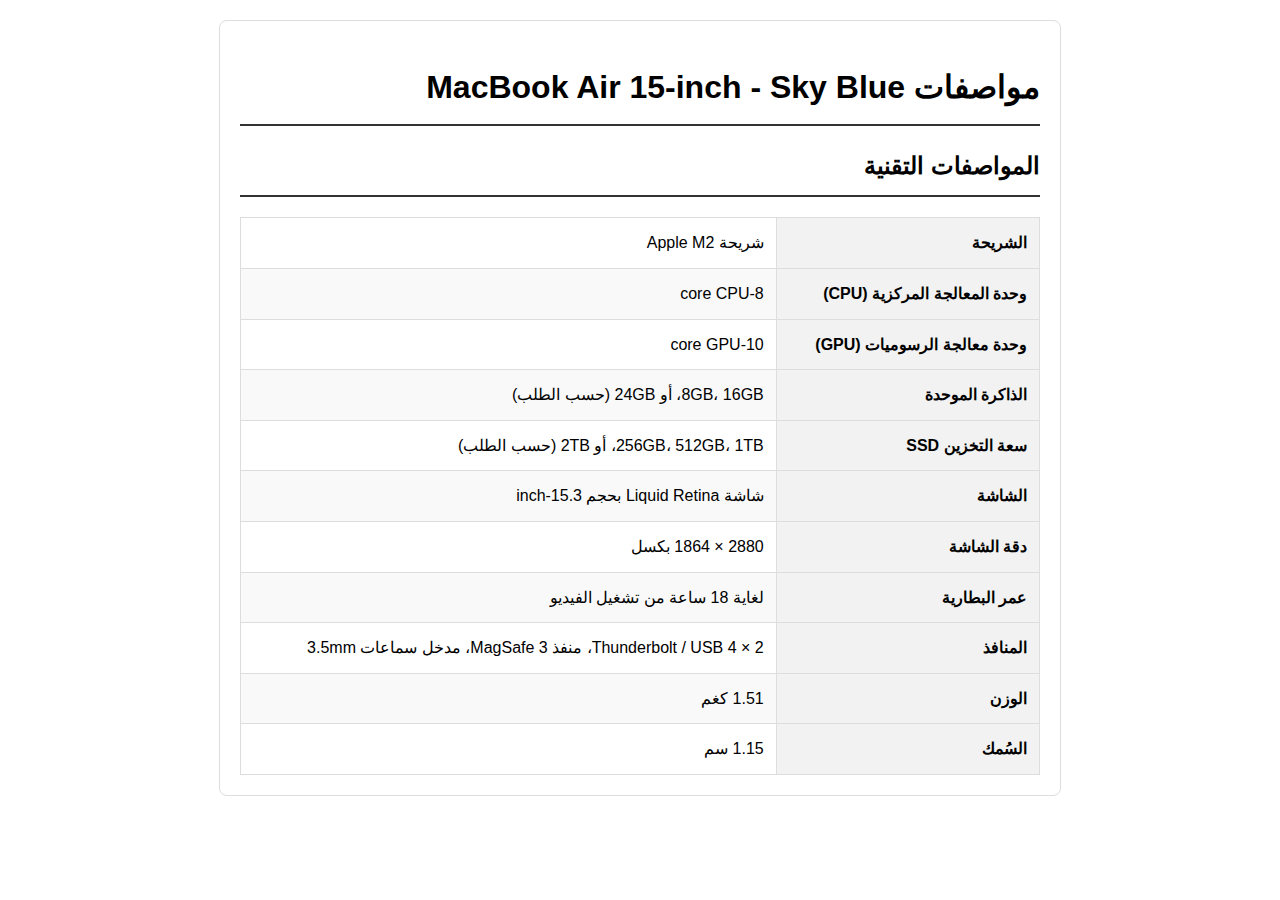
<file: computer&laptops.html>
<!DOCTYPE html>
<html lang="ar" dir="rtl">
<head>
    <meta charset="UTF-8">
    <meta name="viewport" content="width=device-width, initial-scale=1.0">
    <title>مواصفات MacBook Air 15-inch</title>
   <link rel="stylesheet" href="css/laptop.css">
</head>
<body>
    <div class="product-specs">
        <h1>مواصفات MacBook Air 15-inch - Sky Blue</h1>
        
        <h2>المواصفات التقنية</h2>
        <table>
            <tbody>
                <tr>
                    <th>الشريحة</th>
                    <td>شريحة Apple M2</td>
                </tr>
                <tr>
                    <th>وحدة المعالجة المركزية (CPU)</th>
                    <td>8-core CPU</td>
                </tr>
                <tr>
                    <th>وحدة معالجة الرسوميات (GPU)</th>
                    <td>10-core GPU</td>
                </tr>
                <tr>
                    <th>الذاكرة الموحدة</th>
                    <td>8GB، 16GB، أو 24GB (حسب الطلب)</td>
                </tr>
                <tr>
                    <th>سعة التخزين SSD</th>
                    <td>256GB، 512GB، 1TB، أو 2TB (حسب الطلب)</td>
                </tr>
                <tr>
                    <th>الشاشة</th>
                    <td>شاشة Liquid Retina بحجم 15.3-inch</td>
                </tr>
                <tr>
                    <th>دقة الشاشة</th>
                    <td>2880 × 1864 بكسل</td>
                </tr>
                <tr>
                    <th>عمر البطارية</th>
                    <td>لغاية 18 ساعة من تشغيل الفيديو</td>
                </tr>
                <tr>
                    <th>المنافذ</th>
                    <td>2 × Thunderbolt / USB 4، منفذ MagSafe 3، مدخل سماعات 3.5mm</td>
                </tr>
                <tr>
                    <th>الوزن</th>
                    <td>1.51 كغم</td>
                </tr>
                <tr>
                    <th>السُمك</th>
                    <td>1.15 سم</td>
                </tr>
            </tbody>
        </table>
    </div>
</body>
</html>
</file>
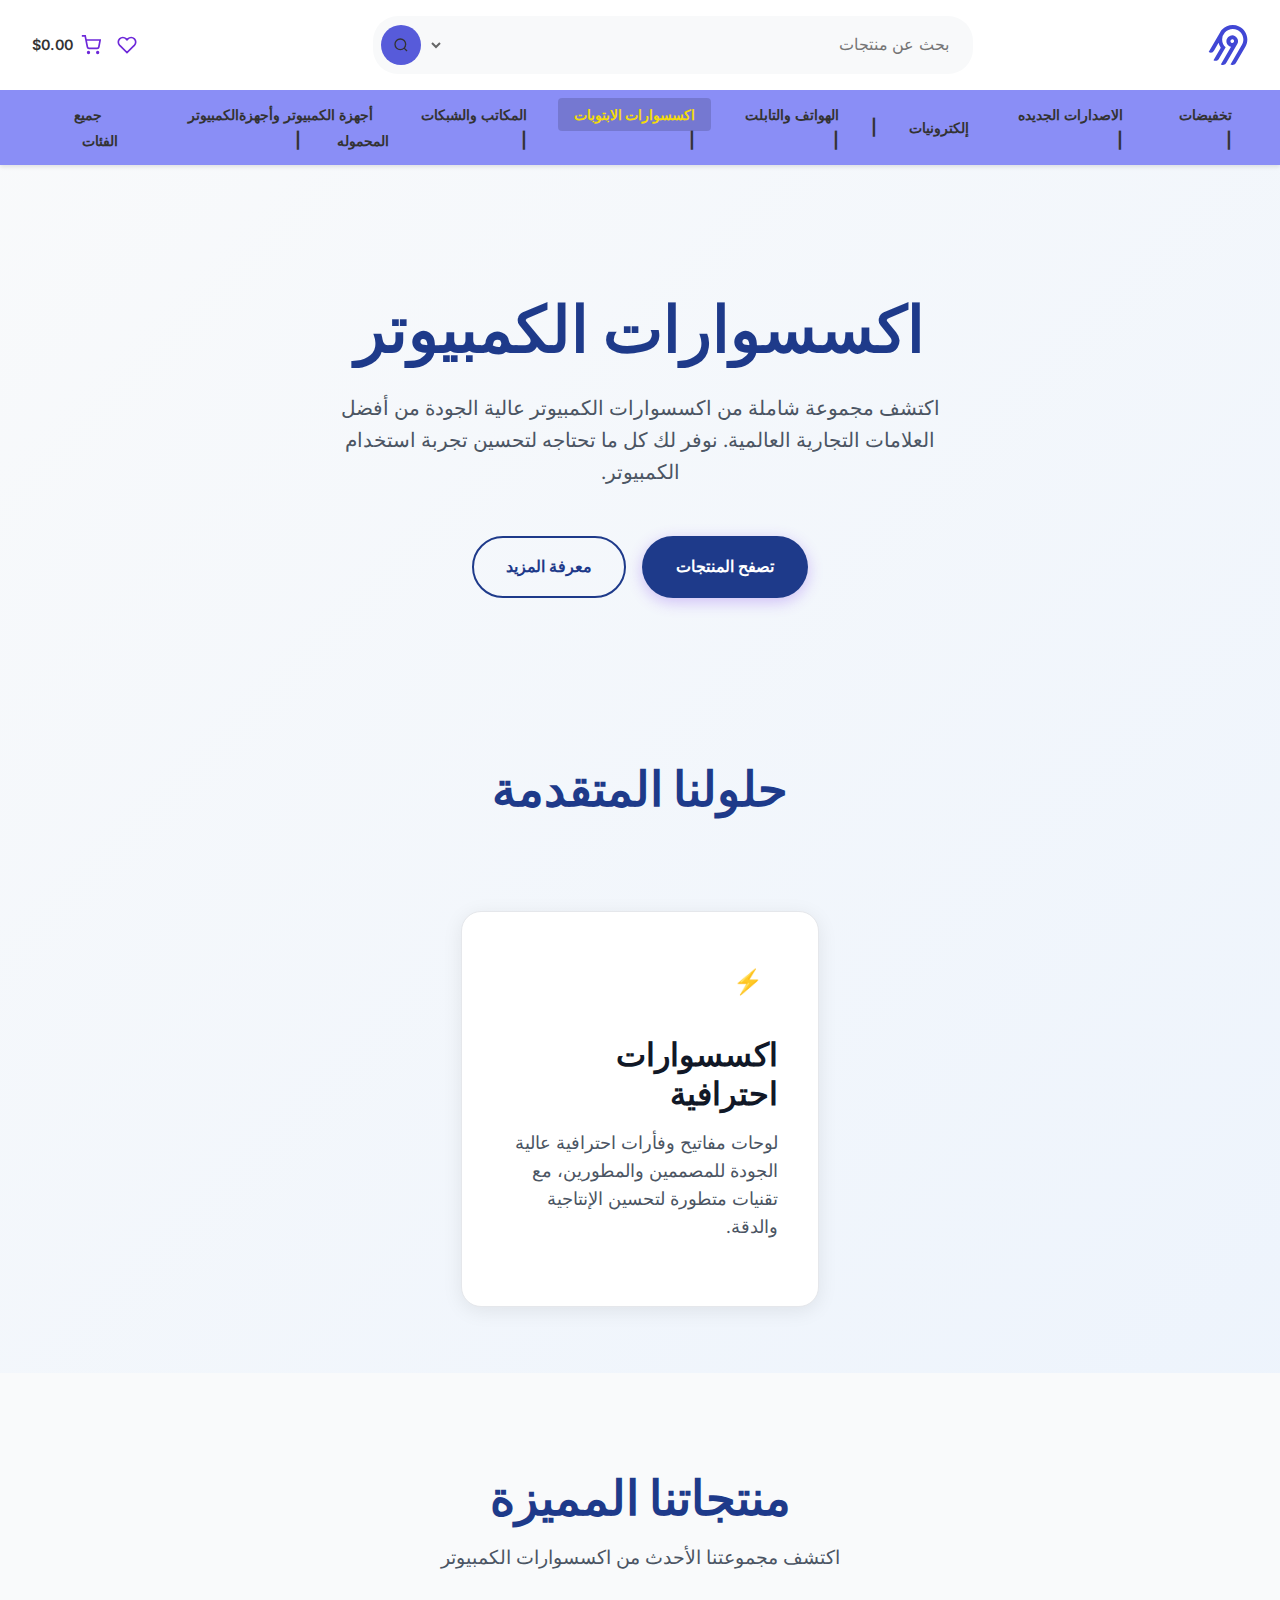
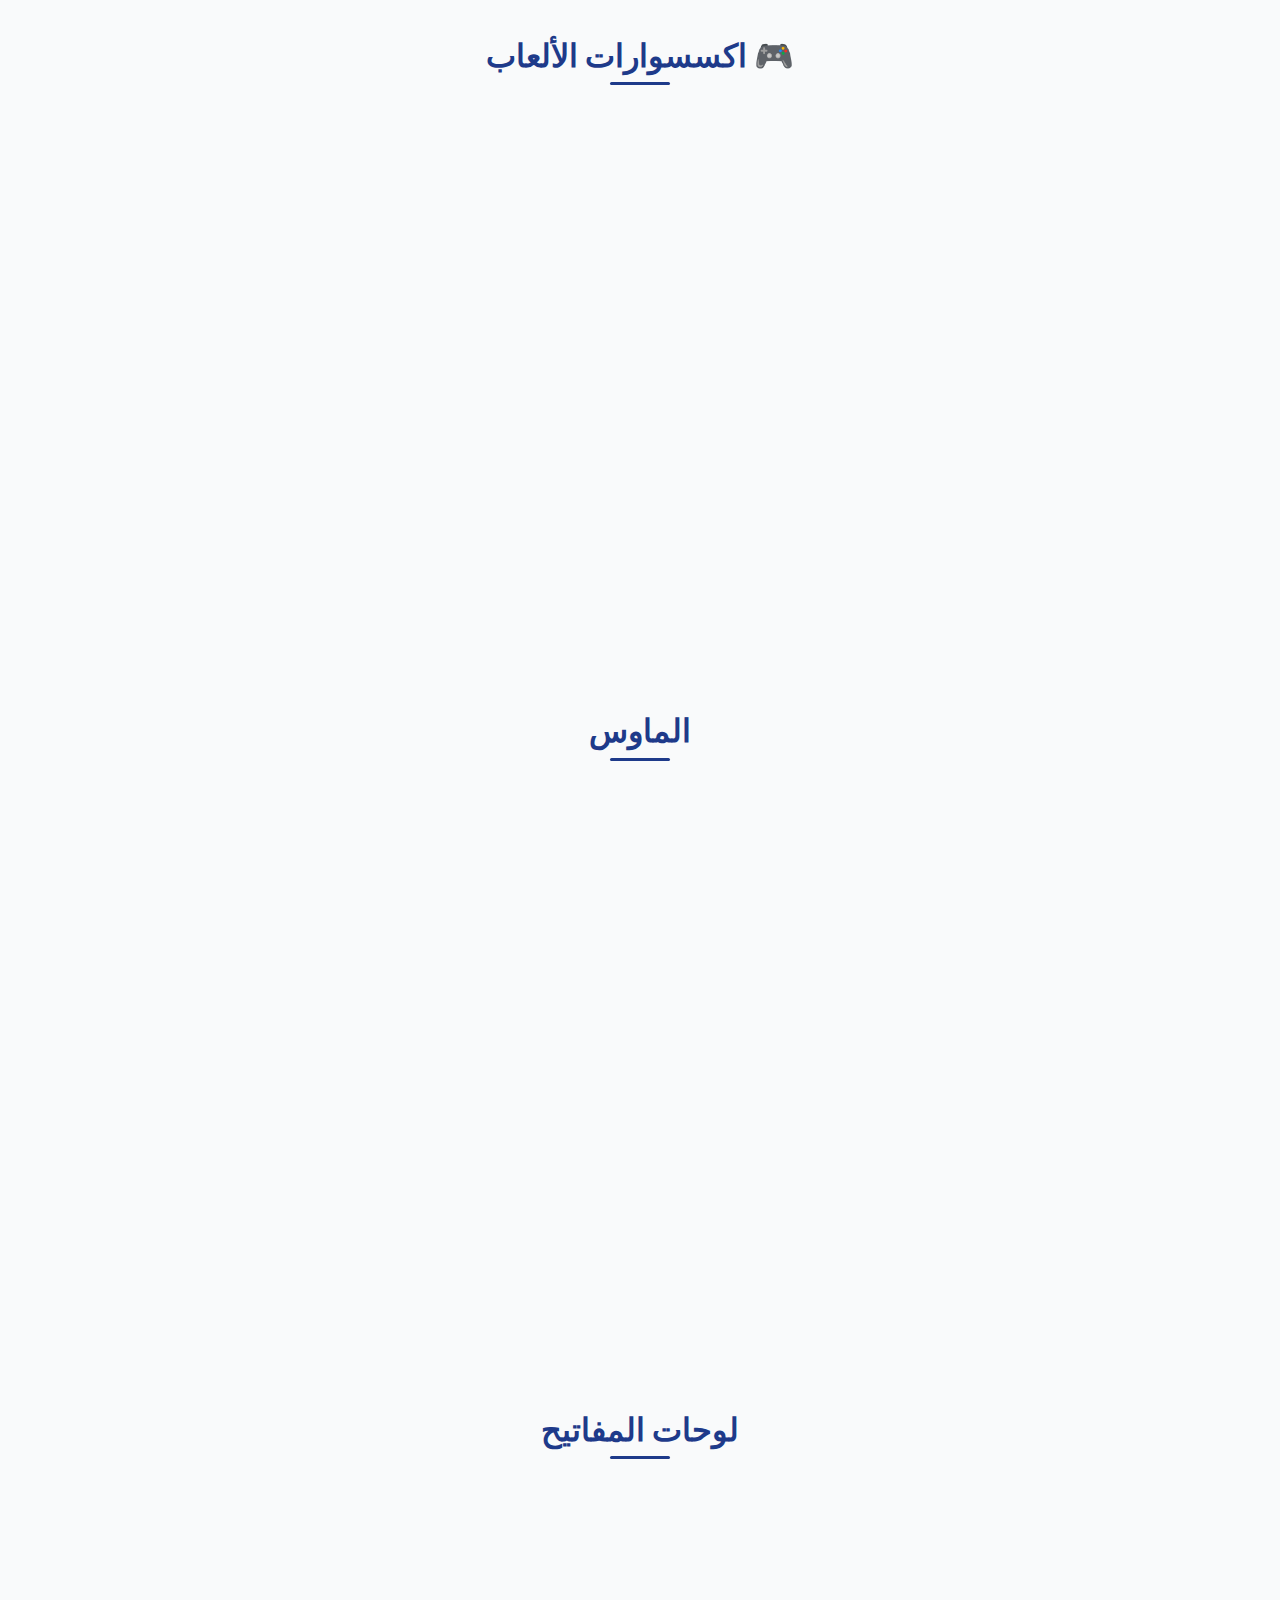
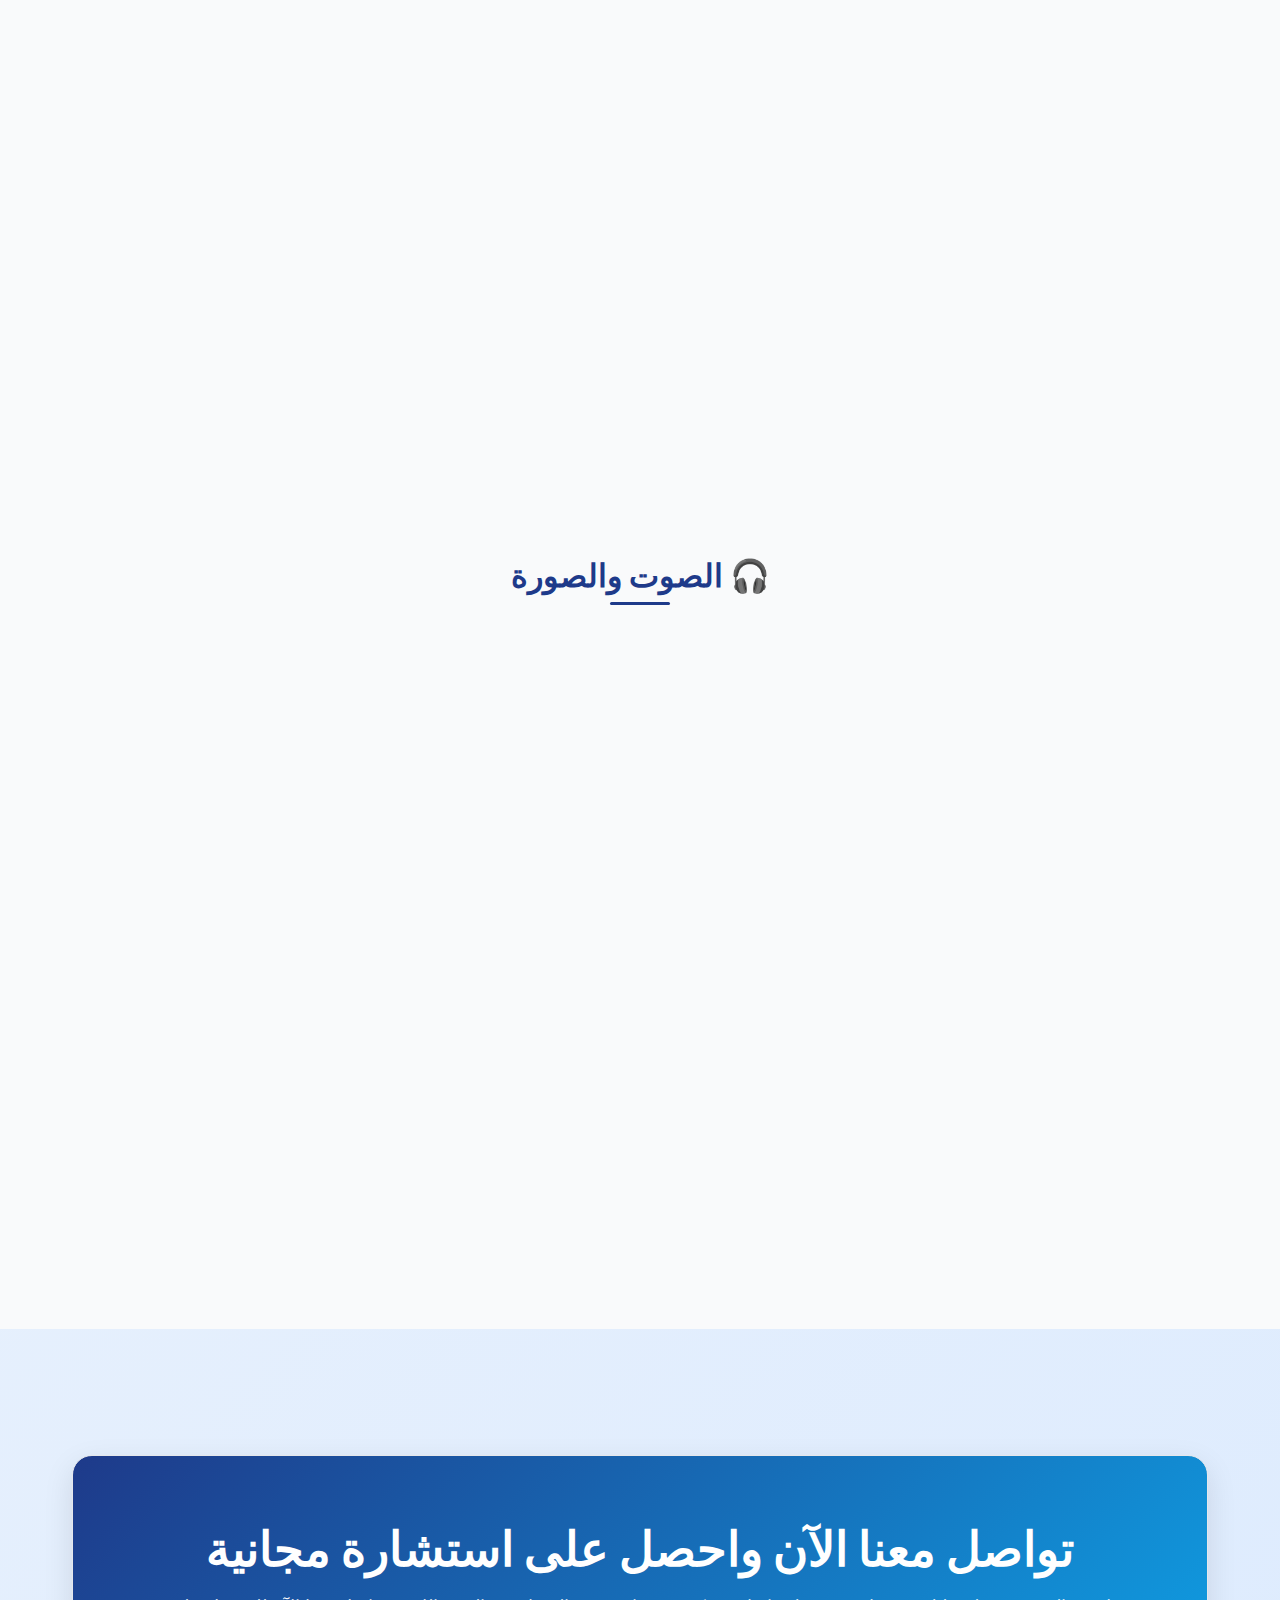
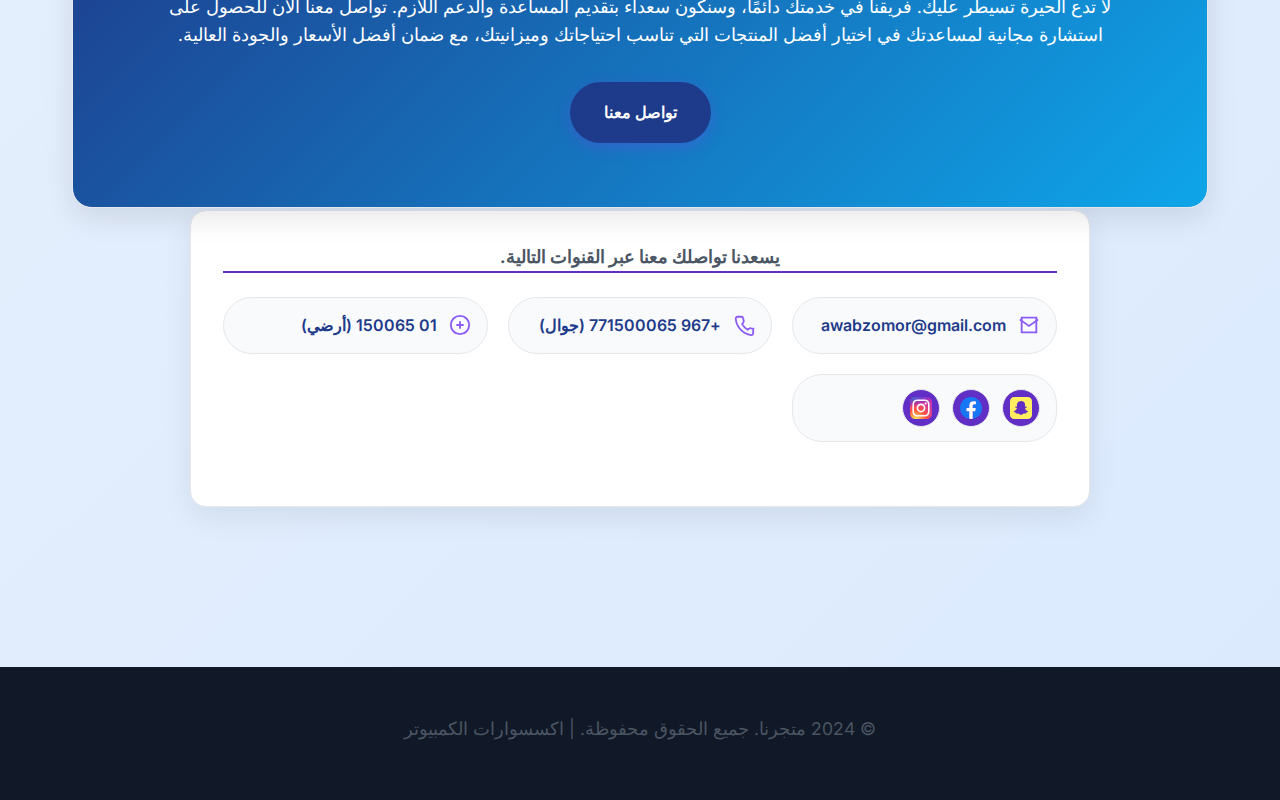
<file: Computer-Accessories.html>
<!DOCTYPE html>
<html lang="ar" dir="rtl">
  <head>
    <meta charset="UTF-8" />
    <meta name="viewport" content="width=device-width, initial-scale=1.0" />
    <title>اكسسوارات الكمبيوتر - متجرنا</title>
    <link rel="preconnect" href="https://fonts.googleapis.com" />
    <link rel="preconnect" href="https://fonts.gstatic.com" crossorigin />
    <link
      href="https://fonts.googleapis.com/css2?family=Inter:wght@400;500;600;700;800&display=swap"
      rel="stylesheet"
    />
    <link rel="stylesheet" href="css/style.css" />
  </head>
  <body>
    <!-- Header -->
    <header>
      <nav class="nav-container">
        <div class="top-nav">
          <a href="index.html" class="logo">
            <svg
              xmlns="http://www.w3.org/2000/svg"
              width="24"
              height="24"
              viewBox="0 0 24 24"
            >
              <path
                fill="#4147d5"
                d="M8.308 2.914C10.876.027 15.128-.819 18.624.848c4.644 2.21 6.339 7.846 3.809 12.194l-5.687 9.77a2.4 2.4 0 0 1-1.455 1.107a2.42 2.42 0 0 1-1.818-.236l6.887-11.832c1.835-3.155.608-7.243-2.758-8.854c-2.528-1.208-5.613-.604-7.482 1.473a6.3 6.3 0 0 0-1.628 4.145a6.32 6.32 0 0 0 2.103 4.773l-4.021 6.919c-.157.273-.365.51-.617.699a2.4 2.4 0 0 1-.838.411a2.42 2.42 0 0 1-1.815-.237l4.364-7.513A8.6 8.6 0 0 1 6.34 10.7l-2.675 4.612a2.403 2.403 0 0 1-3.271.87L7.31 4.284c.29-.487.622-.948.998-1.37m7.983 3.784c1.666.956 2.242 3.081 1.277 4.734L10.936 22.81a2.4 2.4 0 0 1-1.455 1.109a2.4 2.4 0 0 1-1.816-.237l6.159-10.596a3.4 3.4 0 0 1-1.365-.61a3.4 3.4 0 0 1-.981-1.122a3.44 3.44 0 0 1-.194-2.898a3.47 3.47 0 0 1 2.097-2.026a3.5 3.5 0 0 1 2.91.268m-2.412 2.139a1.1 1.1 0 0 0-.426.933a1.09 1.09 0 0 0 .739.959a1.1 1.1 0 0 0 1.176-.314a1.08 1.08 0 0 0 .158-1.196a1.09 1.09 0 0 0-.839-.596a1.08 1.08 0 0 0-.808.214"
              />
            </svg>
          </a>

          <div class="search-bar">
            <input type="text" placeholder="بحث عن منتجات" />
            <select>
              <option value=""></option>
            </select>
            <button class="search-btn">
              <svg
                width="16"
                height="16"
                viewBox="0 0 24 24"
                fill="none"
                stroke="currentColor"
                stroke-width="2"
              >
                <circle cx="11" cy="11" r="8"></circle>
                <path d="m21 21-4.35-4.35"></path>
              </svg>
            </button>
          </div>

          <div class="user-icons">
            <a href="#" class="icon-link">
              <svg
                width="20"
                height="20"
                viewBox="0 0 24 24"
                fill="none"
                stroke="currentColor"
                stroke-width="2"
              >
                <path
                  d="M20.84 4.61a5.5 5.5 0 0 0-7.78 0L12 5.67l-1.06-1.06a5.5 5.5 0 0 0-7.78 7.78l1.06 1.06L12 21.23l7.78-7.78 1.06-1.06a5.5 5.5 0 0 0 0-7.78z"
                ></path>
              </svg>
            </a>
            <a href="#" class="icon-link cart">
              <svg
                width="20"
                height="20"
                viewBox="0 0 24 24"
                fill="none"
                stroke="currentColor"
                stroke-width="2"
              >
                <circle cx="9" cy="21" r="1"></circle>
                <circle cx="20" cy="21" r="1"></circle>
                <path
                  d="M1 1h4l2.68 13.39a2 2 0 0 0 2 1.61h9.72a2 2 0 0 0 2-1.61L23 6H6"
                ></path>
              </svg>
              <span class="cart-price">$0.00</span>
            </a>
          </div>
        </div>

        <ul class="nav-menu">
          <li><a href="index.html#تخفيضات"> تخفيضات </a></li>
          <li>
            <a href="index.html#الاصدارات الجديده"> الاصدارات الجديده </a>
          </li>
          <li><a href="index.html#إالكترونيات">إلكترونيات</a></li>
          <li><a href="index.html#الهواتف والتابلت"> الهواتف والتابلت </a></li>
          <li>
            <a href="Computer-Accessories.html" class="active"
              >اكسسوارات الابتوبات</a
            >
          </li>
          <li><a href="Offices-and-Networks.html"> المكاتب والشبكات </a></li>
          <li>
            <a href="computer-and-laptops.html"
              >أجهزة الكمبيوتر وأجهزةالكمبيوتر المحموله</a
            >
          </li>
          <li><a href="index.html#جميع الفئات">جميع الفئات</a></li>
        </ul>
      </nav>
    </header>

    <main>
      <!-- Hero Section -->
      <section class="hero fade-in">
        <h1>اكسسوارات الكمبيوتر</h1>
        <p>
          اكتشف مجموعة شاملة من اكسسوارات الكمبيوتر عالية الجودة من أفضل
          العلامات التجارية العالمية. نوفر لك كل ما تحتاجه لتحسين تجربة استخدام
          الكمبيوتر.
        </p>
        <div class="cta-buttons">
          <a href="#products" class="btn btn-primary">تصفح المنتجات</a>
          <a href="#features" class="btn btn-secondary">معرفة المزيد</a>
        </div>
      </section>

      <!-- Features Section -->
      <section id="features" class="features">
        <h2>حلولنا المتقدمة</h2>
        <div class="features-grid">
          <!-- Gaming Accessories -->
          <div class="feature-card slide-in-left">
            <div class="feature-icon ai">
              <svg
                xmlns="http://www.w3.org/2000/svg"
                width="40"
                height="40"
                viewBox="0 0 14 14"
              >
                <g
                  fill="none"
                  stroke="#4147d5"
                  stroke-linejoin="round"
                  stroke-width="1"
                >
                  <path
                    d="M1.082 7.626a.976.976 0 0 1 0-1.273q.338-.393.678-.773q-.103-.493-.198-.996a.976.976 0 0 1 .636-1.103q.49-.172.974-.331q.157-.479.327-.962A.976.976 0 0 1 4.6 1.552q.5.094.992.196q.374-.334.76-.666a.976.976 0 0 1 1.273 0q.39.334.764.67q.5-.105 1.009-.2a.976.976 0 0 1 1.102.636q.17.484.327.962q.484.16.974.331c.455.16.725.628.636 1.103q-.096.512-.201 1.013q.34.381.68.777a.976.976 0 0 1 .001 1.273q-.337.393-.678.773q.104.493.198.997a.976.976 0 0 1-.636 1.102q-.49.172-.974.331q-.158.48-.327.962a.976.976 0 0 1-1.102.637a53 53 0 0 1-.992-.197q-.374.335-.76.666a.976.976 0 0 1-1.273 0q-.39-.334-.764-.67q-.5.105-1.009.2a.976.976 0 0 1-1.102-.636a53 53 0 0 1-.327-.962a52 52 0 0 1-.974-.33a.976.976 0 0 1-.636-1.103q.096-.513.201-1.014a53 53 0 0 1-.68-.777Z"
                  />
                  <path
                    stroke-linecap="round"
                    d="M4.62 7.738L6.212 9.38C6.962 7.227 7.586 6.282 9 5"
                  />
                </g>
              </svg>
            </div>
            <h3>اكسسوارات الألعاب</h3>
            <p>
              سماعات وأجهزة تحكم وفأرات ولوحات مفاتيح مخصصة للألعاب، مصممة
              لتقديم أفضل تجربة ألعاب مع دقة عالية وأداء ممتاز.
            </p>
          </div>

          <!-- Professional Accessories -->
          <div class="feature-card fade-in">
            <div class="feature-icon software">⚡</div>
            <h3>اكسسوارات احترافية</h3>
            <p>
              لوحات مفاتيح وفأرات احترافية عالية الجودة للمصممين والمطورين، مع
              تقنيات متطورة لتحسين الإنتاجية والدقة.
            </p>
          </div>

          <!-- Audio & Visual -->
          <div class="feature-card slide-in-right">
            <div class="feature-icon development">
              <svg
                xmlns="http://www.w3.org/2000/svg"
                width="40"
                height="40"
                viewBox="0 0 24 24"
              >
                <path
                  fill="#4147d5"
                  d="M14 18.315A7.04 7.04 0 0 1 11.263 16H3V4h18v2.264a7.05 7.05 0 0 1 2 2.15V4a2.006 2.006 0 0 0-2-2H3a2.006 2.006 0 0 0-2 2v12a2.006 2.006 0 0 0 2 2h7v2H8v2h8v-2h-2Z"
                />
                <path
                  fill="#4147d5"
                  d="M17 6a6 6 0 1 0 6 6a6 6 0 0 0-6-6m0 10a4 4 0 1 1 4-4a4.005 4.005 0 0 1-4 4"
                />
                <circle cx="17" cy="12" r="1" fill="#4147d5" />
              </svg>
            </div>
            <h3>الصوت والصورة</h3>
            <p>
              سماعات وميكروفونات وكاميرات ويب عالية الجودة، مثالية للمؤتمرات
              والعمل عن بُعد والتسجيل والبث المباشر.
            </p>
          </div>
        </div>
      </section>

      <!-- Products Section -->
      <section id="products" class="products">
        <h2>منتجاتنا المميزة</h2>
        <p class="products-subtitle">
          اكتشف مجموعتنا الأحدث من اكسسوارات الكمبيوتر
        </p>

        <!-- Gaming Accessories Category -->
        <div class="product-category">
          <h3 class="category-title">🎮 اكسسوارات الألعاب</h3>
          <div class="products-grid">
            <div class="product-card">
              <div class="product-image">
                <img src="images/games/MOZA-HGP.jpg" alt="Gaming Headset" />
                <div class="product-overlay">
                  <span class="product-price">$199</span>
                </div>
              </div>
              <div class="product-info">
                <h4>MOZA HGP Shifter</h4>
                <p>
                  MOZA HGP Shifter، نظام ذكي لخنق التحول إلى الأسفل، 7+R، نمط H
                  مع قفل R & 7th Gear، مستشعر زاوية عالي الدقة 15 بت، غطاء مقاوم
                  للغبار، هيكل معدني كامل، أسود | HGP
                </p>
                <div class="product-rating">⭐⭐⭐⭐⭐</div>
              </div>
            </div>

            <div class="product-card">
              <div class="product-image">
                <img
                  src="images/games/عجلة-سباق-Thrustmaster-T598.jpg"
                  alt="Gaming Keyboard"
                />
                <div class="product-overlay">
                  <span class="product-price">$149</span>
                </div>
              </div>
              <div class="product-info">
                <h4>عجلة سباق Thrustmaster T598</h4>
                <p>
                  عجلة سباق Thrustmaster T598، 5 نانومتر + Overshoot، محرك دفع
                  محوري مباشر، حافة عجلة سيارة رياضية قابلة للفصل، طقم دواسات
                  معدنية، تقنية HARMONY، شاشة لوحة قيادة السباق، أسود |
                  TM-WHL-T598
                </p>
                <div class="product-rating">⭐⭐⭐⭐⭐</div>
              </div>
            </div>

            <div class="product-card">
              <div class="product-image">
                <img
                  src="images/games/دواسات Thrustmaster T.Flight Rudder، SMART Ruder، 4.jpg"
                  alt="Gaming Mouse"
                />
                <div class="product-overlay">
                  <span class="product-price">$89</span>
                </div>
              </div>
              <div class="product-info">
                <h4>دواسات Thrustmaster T.Flight Rudder، SMART Ruder، 4</h4>
                <p>
                  دواسات Thrustmaster T.Flight Rudder، SMART Ruder، 4 قضبان
                  منزلقة، متوافقة مع النظام البيئي، لأجهزة الكمبيوتر الشخصية،
                  وأجهزة PS4 وXBOX، باللون الأسود | TM-JSTK-TFRP-RUDDER
                </p>
                <div class="product-rating">⭐⭐⭐⭐⭐</div>
              </div>
            </div>
          </div>
        </div>

        <!-- Professional Accessories Category -->
        <div class="product-category">
          <h3 class="category-title">الماوس</h3>
          <div class="products-grid">
            <div class="product-card">
              <div class="product-image">
                <img src="images/mouses/mx-vip.jpg" alt="Professional Mouse" />
                <div class="product-overlay">
                  <span class="product-price">$79</span>
                </div>
              </div>
              <div class="product-info">
                <h4>MX Master 3S</h4>
                <p>
                  لوجيتك MX Master 3S للماوس اللاسلكي ماك ، 2.4 جيجا هرتز RF و
                  BT LE ، مستشعر بصري داركفيلد 8000 نقطة في البوصة ، أزرار نقر
                  هادئة ، التمرير الكهرومغناطيسي MagSpeed ، بطارية تصل إلى 70
                  يومًا ، رمادي باهت
                </p>
                <div class="product-rating">⭐⭐⭐⭐⭐</div>
              </div>
            </div>

            <div class="product-card">
              <div class="product-image">
                <img
                  src="images/mouses/ماوس الألعاب اللاسلكي Logitech G PRO X Superlight 2 Lightspeed.jpg"
                  alt="Gaming Headset"
                />
                <div class="product-overlay">
                  <span class="product-price">$199</span>
                </div>
              </div>
              <div class="product-info">
                <h4>
                  ماوس الألعاب اللاسلكي Logitech G PRO X Superlight 2 Lightspeed
                </h4>
                <p>
                  ماوس الألعاب اللاسلكي Logitech G PRO X Superlight 2
                  Lightspeed، ومفاتيح Lightforce Hybrid، ومستشعر HERO 2 مع 32000
                  نقطة لكل بوصة، و5 أزرار Prog، وعمر بطارية يصل إلى 95 ساعة،
                  USB-C، وكمبيوتر Mac، أسود
                </p>
                <div class="product-rating">⭐⭐⭐⭐⭐</div>
              </div>
            </div>

            <div class="product-card">
              <div class="product-image">
                <img
                  src="images/mouses/ماوس الألعاب اللاسلكي المحمول Razer Basilisk.jpg"
                  alt="Mechanical Keyboard"
                />
                <div class="product-overlay">
                  <span class="product-price">$149</span>
                </div>
              </div>
              <div class="product-info">
                <h4>ماوس الألعاب اللاسلكي المحمول Razer Basilisk</h4>
                <p>
                  ماوس الألعاب اللاسلكي المحمول Razer Basilisk، بدقة 18000 نقطة
                  في البوصة، وشاشة IPS بحد أقصى 350، وإضاءة RGB بشعار أحادي
                  المنطقة، و10 أزرار قابلة للبرمجة، ومستشعر بصري Razer Focus X
                  بدقة 18K، وثلاثي ال
                </p>
                <div class="product-rating">⭐⭐⭐⭐⭐</div>
              </div>
            </div>
          </div>
        </div>

        <div class="product-category">
          <h3 class="category-title">لوحات المفاتيح</h3>
          <div class="products-grid">
            <div class="product-card">
              <div class="product-image">
                <img
                  src="images/keyboards/asus-vip.jpg"
                  alt="Professional Keyboard"
                />
                <div class="product-overlay">
                  <span class="product-price">$179</span>
                </div>
              </div>
              <div class="product-info">
                <h4>AULA F75 Pro</h4>
                <p>
                  لوحة مفاتيح ميكانيكية لاسلكية AULA F75 Pro Gasket 75%، 80
                  مفتاحًا، معدل استطلاع 1000 هرتز، إضاءة RGB، قابلة للتبديل
                  السريع، مفتاح Reaper الخطي، NKRO، بطارية 4000 مللي أمبير/ساعة،
                  اتصال ثلاثي الوضع، أس
                </p>
                <div class="product-rating">⭐⭐⭐⭐⭐</div>
              </div>
            </div>

            <div class="product-card">
              <div class="product-image">
                <img
                  src="images/keyboards/group-mx-vip.jpg"
                  alt="Professional Monitor"
                />
                <div class="product-overlay">
                  <span class="product-price">$399</span>
                </div>
              </div>
              <div class="product-info">
                <h4>مجموعة مفاتيح MX</h4>
                <p>
                  مجموعة مفاتيح MX من Logitech للأعمال من الجيل الثاني، 108
                  مفاتيح بالحجم الكامل، كتابة مقصية بضربات مثالية، 8000 نقطة في
                  البوصة، مستشعر Darkfield، MagSpeed، تخطيط إنجليزي-عربي، اتصال
                  لاسلكي، أسود | 920
                </p>
                <div class="product-rating">⭐⭐⭐⭐⭐</div>
              </div>
            </div>

            <div class="product-card">
              <div class="product-image">
                <img
                  src="images/keyboards/لوحة مفاتيح ألعاب AULA WIN60 HE MAX.jpg"
                  alt="Professional Monitor"
                />
                <div class="product-overlay">
                  <span class="product-price">$399</span>
                </div>
              </div>
              <div class="product-info">
                <h4>لوحة مفاتيح ألعاب AULA WIN60 HE MAX</h4>
                <p>
                  لوحة مفاتيح ألعاب AULA WIN60 HE MAX، سلكية بنسبة 65%، مزودة
                  بحشية، مزودة بمفتاح تأثير هول، 68 مفتاحًا، مفاتيح مغناطيسية،
                  معدل استطلاع 8000 هرتز، إضاءة خلفية RGB، رمادي أصفر | WIN 60
                  HE MAX
                </p>
                <div class="product-rating">⭐⭐⭐⭐⭐</div>
              </div>
            </div>

            <div class="product-card">
              <div class="product-image">
                <img
                  src="images/keyboards/لوحة-مفاتيح--AULA-S99-Gasket-Membrane99-مفتاحًا.jpg"
                  alt="Professional Monitor"
                />
                <div class="product-overlay">
                  <span class="product-price">$399</span>
                </div>
              </div>
              <div class="product-info">
                <h4>لوحة مفاتيح AULA S99 Gasket 98% Membrane، 99</h4>
                <p>
                  لوحة مفاتيح AULA S99 Gasket 98% Membrane، 99 مفتاحًا، إضاءة
                  RGB Phantom، غطاء كروي من PBT، بطارية 2000 مللي أمبير/ساعة،
                  اتصال ثلاثي الأوضاع، لون رمادي كلاسيكي | S99
                </p>
                <div class="product-rating">⭐⭐⭐⭐⭐</div>
              </div>
            </div>
          </div>
        </div>

        <!-- Audio & Visual Category -->
        <div class="product-category">
          <h3 class="category-title">🎧 الصوت والصورة</h3>
          <div class="products-grid">
            <div class="product-card">
              <div class="product-image">
                <img
                  src="images/headsets/sony.jpg"
                  alt="Professional Headset"
                />
                <div class="product-overlay">
                  <span class="product-price">$299</span>
                </div>
              </div>
              <div class="product-info">
                <h4>سماعات رأس سوني WH-1000XM6</h4>
                <p>
                  سماعات رأس سوني WH-1000XM6 اللاسلكية بخاصية إلغاء الضوضاء،
                  مشغل نيوديميوم 30 مم، ميكروفون متعدد الاتجاهات، تقنية DSEE
                  Extreme، تشغيل سلبي، وضع الصوت المحيط، أسود | WH-1000XM6
                </p>
                <div class="product-rating">⭐⭐⭐⭐⭐</div>
              </div>
            </div>

            <div class="product-card">
              <div class="product-image">
                <img src="images/headsets/jbl.jpg" alt="Webcam" />
                <div class="product-overlay">
                  <span class="product-price">$129</span>
                </div>
              </div>
              <div class="product-info">
                <h4>سماعات JBL Tune 720BT</h4>
                <p>
                  سماعات JBL Tune 720BT اللاسلكية فوق الأذن، مع صوت جهير نقي من
                  JBL، ومشغلات 40 مم، وبلوتوث 5.3، ومكالمات بدون استخدام اليدين،
                  وكابل صوت، واتصال متعدد النقاط، وعمر بطارية يصل إلى 76 ساعة،
                  باللون الأسود
                </p>
                <div class="product-rating">⭐⭐⭐⭐⭐</div>
              </div>
            </div>

            <div class="product-card">
              <div class="product-image">
                <img src="images/headsets/hp.jpg" alt="Microphone" />
                <div class="product-overlay">
                  <span class="product-price">$199</span>
                </div>
              </div>
              <div class="product-info">
                <h4>سماعات رأس HP HyperX Cloud III S</h4>
                <p>
                  سماعات رأس HP HyperX Cloud III S اللاسلكية للألعاب، مكبرات صوت
                  بزاوية 53 مم، بطانة من إسفنج الذاكرة، سطح من الجلد الصناعي
                  الفاخر، ميكروفون مكثف كهربائي، نمط قطبي، أسود/أحمر | A59Z0AA
                </p>
                <div class="product-rating">⭐⭐⭐⭐⭐</div>
              </div>
            </div>
          </div>
        </div>
      </section>

      <!-- قسم الدعوه للتواصل  -->
      <section class="cta-section">
        <!-- عنوان وفقره وزر "تواصل معنا   -->
        <div class="cta-content fade-in">
          <!-- العنوان و الفقره  -->
          <h2>تواصل معنا الآن واحصل على استشارة مجانية</h2>
          <p>
            لا تدع الحيرة تسيطر عليك. فريقنا في خدمتك دائمًا، وسنكون سعداء
            بتقديم المساعدة والدعم اللازم. تواصل معنا الآن للحصول على استشارة
            مجانية لمساعدتك في اختيار أفضل المنتجات التي تناسب احتياجاتك
            وميزانيتك، مع ضمان أفضل الأسعار والجودة العالية.
          </p>
          <a href="#contact" class="btn btn-primary">تواصل معنا</a>
        </div>

        <div class="contact-card">
          <p id="contact" class="contact-intro">
            يسعدنا تواصلك معنا عبر القنوات التالية.
          </p>
          <div class="contact-grid">
            <div class="contact-item">
              <svg
                viewBox="0 0 24 24"
                fill="none"
                stroke="currentColor"
                stroke-width="2"
              >
                <path d="M4 4h16v16H4z" />
                <path d="m22 6-10 7L2 6" />
              </svg>
              <a href="awabzomor@gmail.com">awabzomor@gmail.com</a>
            </div>
            <div class="contact-item">
              <svg
                viewBox="0 0 24 24"
                fill="none"
                stroke="currentColor"
                stroke-width="2"
              >
                <path
                  d="M22 16.92V21a2 2 0 0 1-2.18 2A19.8 19.8 0 0 1 3 5.18 2 2 0 0 1 5 3h4.09a2 2 0 0 1 2 1.72c.12.86.3 1.7.55 2.5a2 2 0 0 1-.45 2L10 11a16 16 0 0 0 6 6l1.78-1.22a2 2 0 0 1 2-.22c.8.25 1.64.43 2.5.55A2 2 0 0 1 22 16.92Z"
                />
              </svg>
              <a href="tel:+967771500065">+967 771500065 (جوال)</a>
            </div>
            <div class="contact-item">
              <svg
                viewBox="0 0 24 24"
                fill="none"
                stroke="currentColor"
                stroke-width="2"
              >
                <circle cx="12" cy="12" r="10" />
                <path d="M8 12h8M12 8v8" />
              </svg>
              <a href="tel:011500065">01 150065 (أرضي)</a>
            </div>
            <div class="contact-item">
              <div class="social-row">
                <a
                  class="social-link"
                  href="https://www.snapchat.com/add/a_8joxk?share_id=NdWewfECQh6VkxYqCDhTpg&locale=ar_YE"
                  aria-label="snapchat"
                  ><svg
                    xmlns="http://www.w3.org/2000/svg"
                    width="1536"
                    height="1536"
                    viewBox="0 0 1536 1536"
                  >
                    <path
                      fill="#ffef5e"
                      d="M1280 1020q0-22-22-27q-67-14-118-58t-80-109q-7-14-7-25q0-15 19.5-26t42.5-17t42.5-20.5T1177 701q0-19-18.5-31.5T1120 657q-11 0-31 8t-32 8q-4 0-12-2q5-63 5-115q0-78-17-114q-36-78-102.5-121.5T778 277q-198 0-275 165q-18 38-18 115q0 38 6 114q-10 2-15 2q-11 0-31.5-8t-30.5-8q-20 0-37.5 12.5T359 702q0 21 19.5 35.5T421 758t42.5 17t19.5 26q0 11-7 25q-64 138-198 167q-22 5-22 27q0 47 138 69q2 5 6 26t11 30.5t23 9.5q13 0 38.5-5t38.5-5q35 0 67.5 15t54.5 32.5t57.5 32.5t76.5 15q43 0 79-15t57.5-32.5t54-32.5t67.5-15q13 0 39 4.5t39 4.5q15 0 22.5-9.5t11.5-31t5-24.5q138-22 138-69m256-732v960q0 119-84.5 203.5T1248 1536H288q-119 0-203.5-84.5T0 1248V288Q0 169 84.5 84.5T288 0h960q119 0 203.5 84.5T1536 288"
                    /></svg
                ></a>
                <a
                  class="social-link"
                  href="https://www.facebook.com/share/19jv7yVmw7/?mibextid=wwXIfr"
                  aria-label="Facebook"
                  ><svg
                    xmlns="http://www.w3.org/2000/svg"
                    width="256"
                    height="256"
                    viewBox="0 0 256 256"
                  >
                    <path
                      fill="#1877f2"
                      d="M256 128C256 57.308 198.692 0 128 0S0 57.308 0 128c0 63.888 46.808 116.843 108 126.445V165H75.5v-37H108V99.8c0-32.08 19.11-49.8 48.348-49.8C170.352 50 185 52.5 185 52.5V84h-16.14C152.959 84 148 93.867 148 103.99V128h35.5l-5.675 37H148v89.445c61.192-9.602 108-62.556 108-126.445"
                    />
                    <path
                      fill="#fff"
                      d="m177.825 165l5.675-37H148v-24.01C148 93.866 152.959 84 168.86 84H185V52.5S170.352 50 156.347 50C127.11 50 108 67.72 108 99.8V128H75.5v37H108v89.445A129 129 0 0 0 128 256a129 129 0 0 0 20-1.555V165z"
                    /></svg
                ></a>
                <a
                  class="social-link"
                  href="https://www.instagram.com/8joxk?igsh=ZDhjYTB6YmNuMmlr&utm_source=qr"
                  aria-label="Instagram"
                >
                  <svg
                    xmlns="http://www.w3.org/2000/svg"
                    width="256"
                    height="256"
                    viewBox="0 0 256 256"
                  >
                    <g fill="none">
                      <rect
                        width="256"
                        height="256"
                        fill="url(#SVGWRUqebek)"
                        rx="60"
                      />
                      <rect
                        width="256"
                        height="256"
                        fill="url(#SVGfkNpldMH)"
                        rx="60"
                      />
                      <path
                        fill="#fff"
                        d="M128.009 28c-27.158 0-30.567.119-41.233.604c-10.646.488-17.913 2.173-24.271 4.646c-6.578 2.554-12.157 5.971-17.715 11.531c-5.563 5.559-8.98 11.138-11.542 17.713c-2.48 6.36-4.167 13.63-4.646 24.271c-.477 10.667-.602 14.077-.602 41.236s.12 30.557.604 41.223c.49 10.646 2.175 17.913 4.646 24.271c2.556 6.578 5.973 12.157 11.533 17.715c5.557 5.563 11.136 8.988 17.709 11.542c6.363 2.473 13.631 4.158 24.275 4.646c10.667.485 14.073.604 41.23.604c27.161 0 30.559-.119 41.225-.604c10.646-.488 17.921-2.173 24.284-4.646c6.575-2.554 12.146-5.979 17.702-11.542c5.563-5.558 8.979-11.137 11.542-17.712c2.458-6.361 4.146-13.63 4.646-24.272c.479-10.666.604-14.066.604-41.225s-.125-30.567-.604-41.234c-.5-10.646-2.188-17.912-4.646-24.27c-2.563-6.578-5.979-12.157-11.542-17.716c-5.562-5.562-11.125-8.979-17.708-11.53c-6.375-2.474-13.646-4.16-24.292-4.647c-10.667-.485-14.063-.604-41.23-.604zm-8.971 18.021c2.663-.004 5.634 0 8.971 0c26.701 0 29.865.096 40.409.575c9.75.446 15.042 2.075 18.567 3.444c4.667 1.812 7.994 3.979 11.492 7.48c3.5 3.5 5.666 6.833 7.483 11.5c1.369 3.52 3 8.812 3.444 18.562c.479 10.542.583 13.708.583 40.396s-.104 29.855-.583 40.396c-.446 9.75-2.075 15.042-3.444 18.563c-1.812 4.667-3.983 7.99-7.483 11.488c-3.5 3.5-6.823 5.666-11.492 7.479c-3.521 1.375-8.817 3-18.567 3.446c-10.542.479-13.708.583-40.409.583c-26.702 0-29.867-.104-40.408-.583c-9.75-.45-15.042-2.079-18.57-3.448c-4.666-1.813-8-3.979-11.5-7.479s-5.666-6.825-7.483-11.494c-1.369-3.521-3-8.813-3.444-18.563c-.479-10.542-.575-13.708-.575-40.413s.096-29.854.575-40.396c.446-9.75 2.075-15.042 3.444-18.567c1.813-4.667 3.983-8 7.484-11.5s6.833-5.667 11.5-7.483c3.525-1.375 8.819-3 18.569-3.448c9.225-.417 12.8-.542 31.437-.563zm62.351 16.604c-6.625 0-12 5.37-12 11.996c0 6.625 5.375 12 12 12s12-5.375 12-12s-5.375-12-12-12zm-53.38 14.021c-28.36 0-51.354 22.994-51.354 51.355s22.994 51.344 51.354 51.344c28.361 0 51.347-22.983 51.347-51.344c0-28.36-22.988-51.355-51.349-51.355zm0 18.021c18.409 0 33.334 14.923 33.334 33.334c0 18.409-14.925 33.334-33.334 33.334s-33.333-14.925-33.333-33.334c0-18.411 14.923-33.334 33.333-33.334"
                      />
                      <defs>
                        <radialGradient
                          id="SVGWRUqebek"
                          cx="0"
                          cy="0"
                          r="1"
                          gradientTransform="matrix(0 -253.715 235.975 0 68 275.717)"
                          gradientUnits="userSpaceOnUse"
                        >
                          <stop stop-color="#fd5" />
                          <stop offset=".1" stop-color="#fd5" />
                          <stop offset=".5" stop-color="#ff543e" />
                          <stop offset="1" stop-color="#c837ab" />
                        </radialGradient>
                        <radialGradient
                          id="SVGfkNpldMH"
                          cx="0"
                          cy="0"
                          r="1"
                          gradientTransform="matrix(22.25952 111.2061 -458.39518 91.75449 -42.881 18.441)"
                          gradientUnits="userSpaceOnUse"
                        >
                          <stop stop-color="#3771c8" />
                          <stop offset=".128" stop-color="#3771c8" />
                          <stop offset="1" stop-color="#60f" stop-opacity="0" />
                        </radialGradient>
                      </defs>
                    </g></svg
                ></a>
              </div>
            </div>
          </div>
        </div>
      </section>
    </main>

    <!-- Footer -->
    <footer>
      <div class="footer-content">
        <p>&copy; 2024 متجرنا. جميع الحقوق محفوظة. | اكسسوارات الكمبيوتر</p>
      </div>
    </footer>
  </body>
</html>
</file>
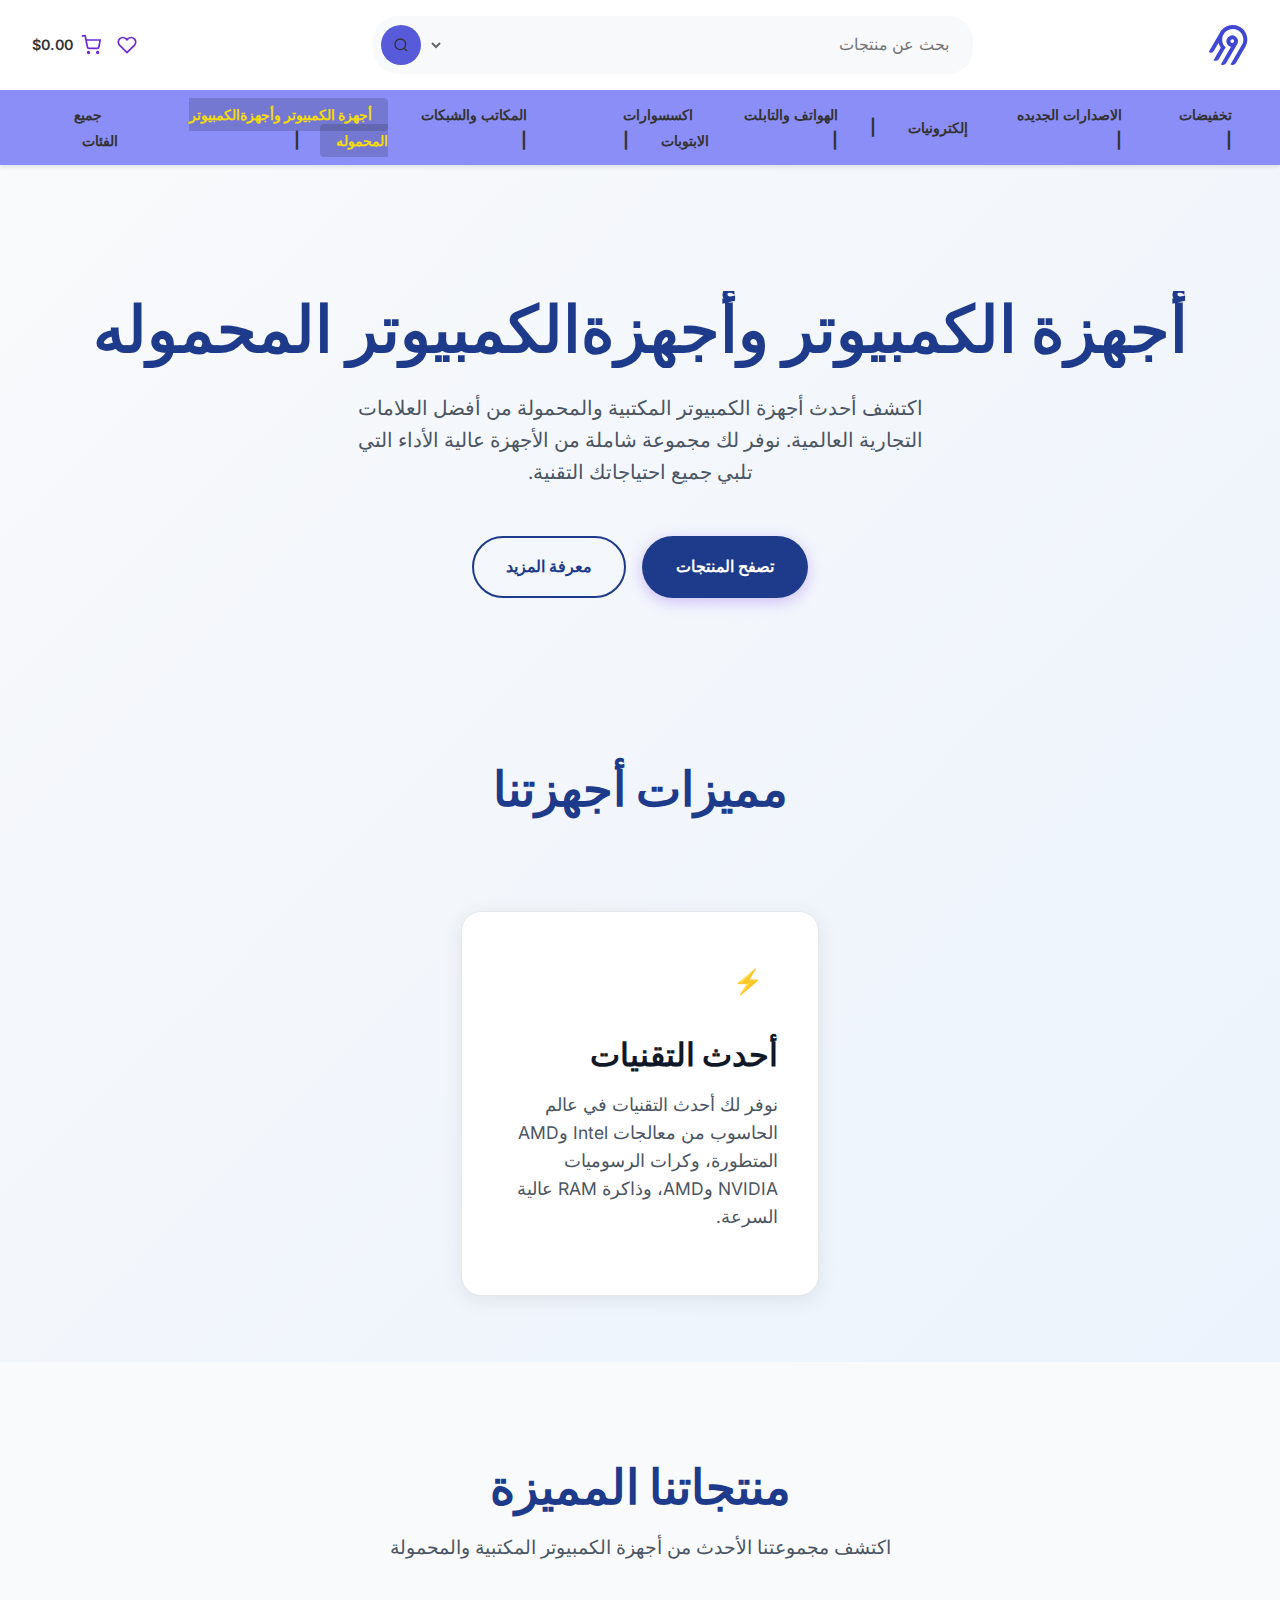
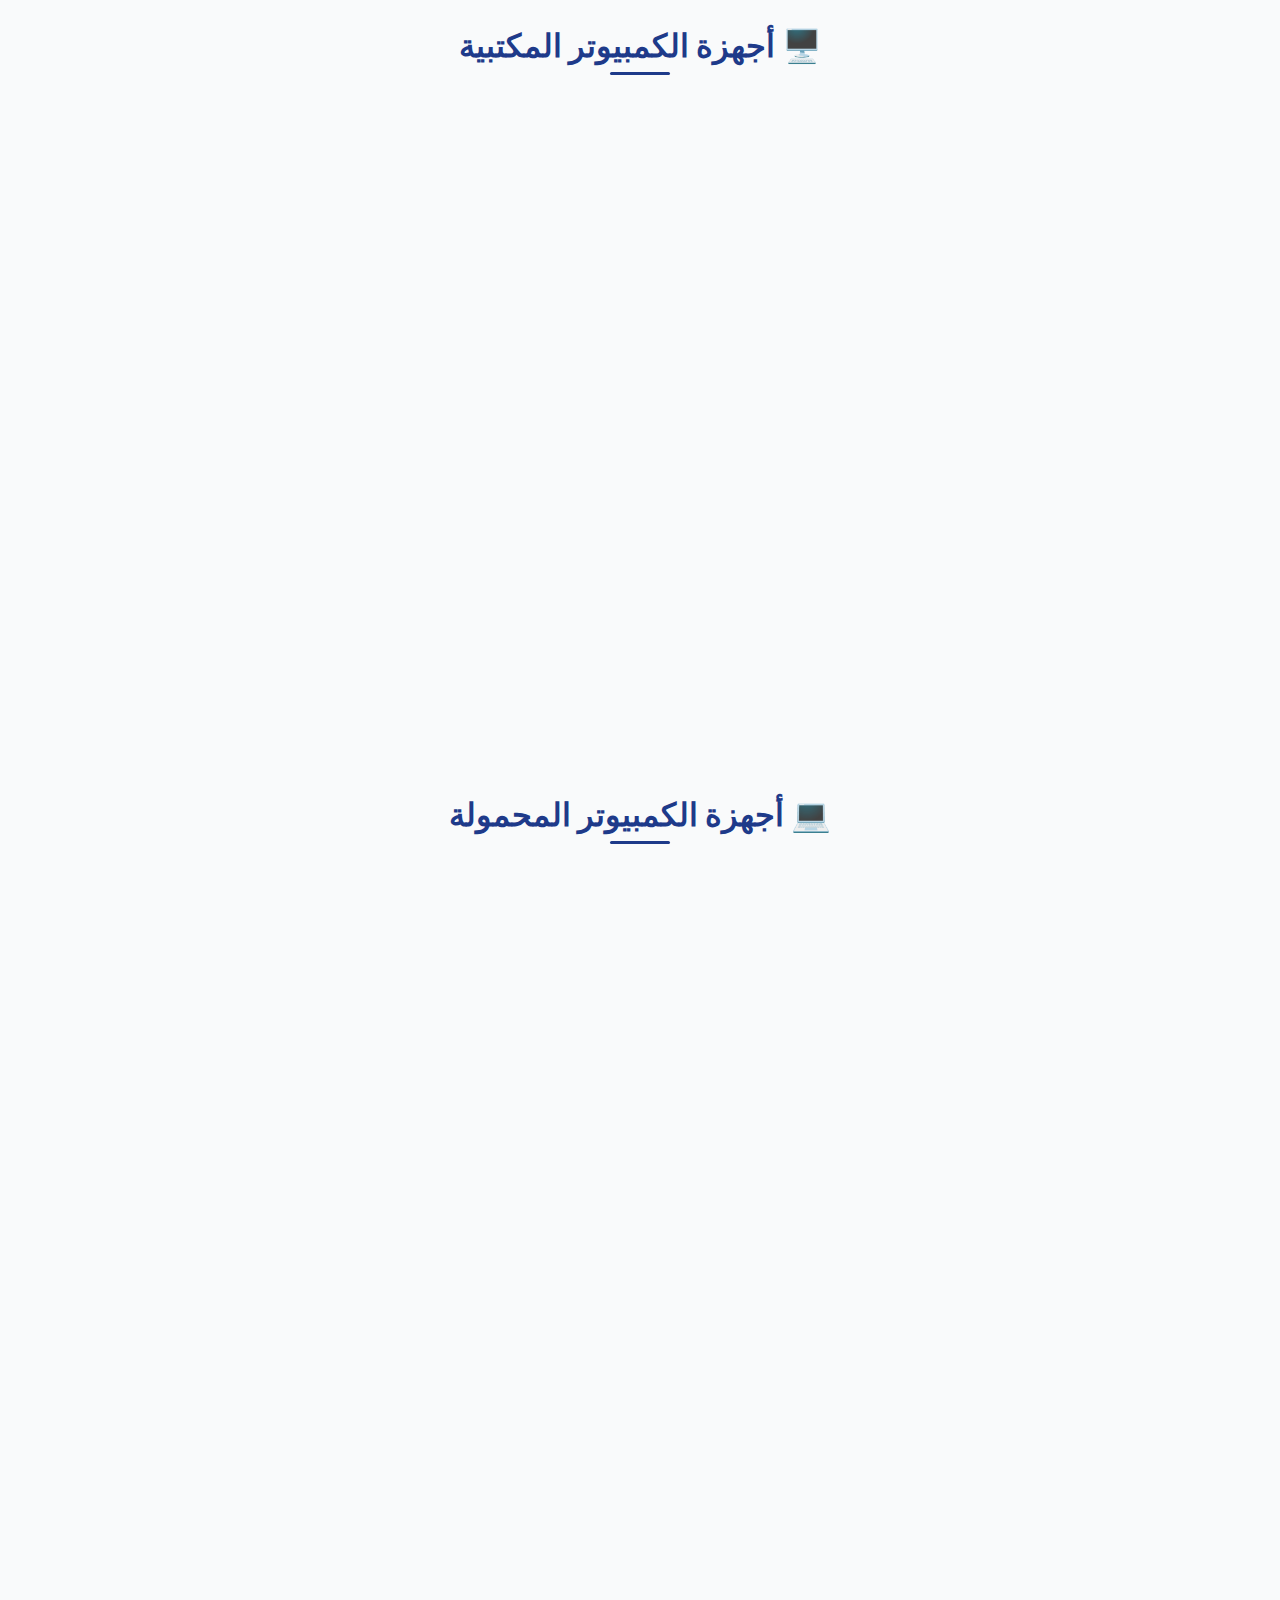
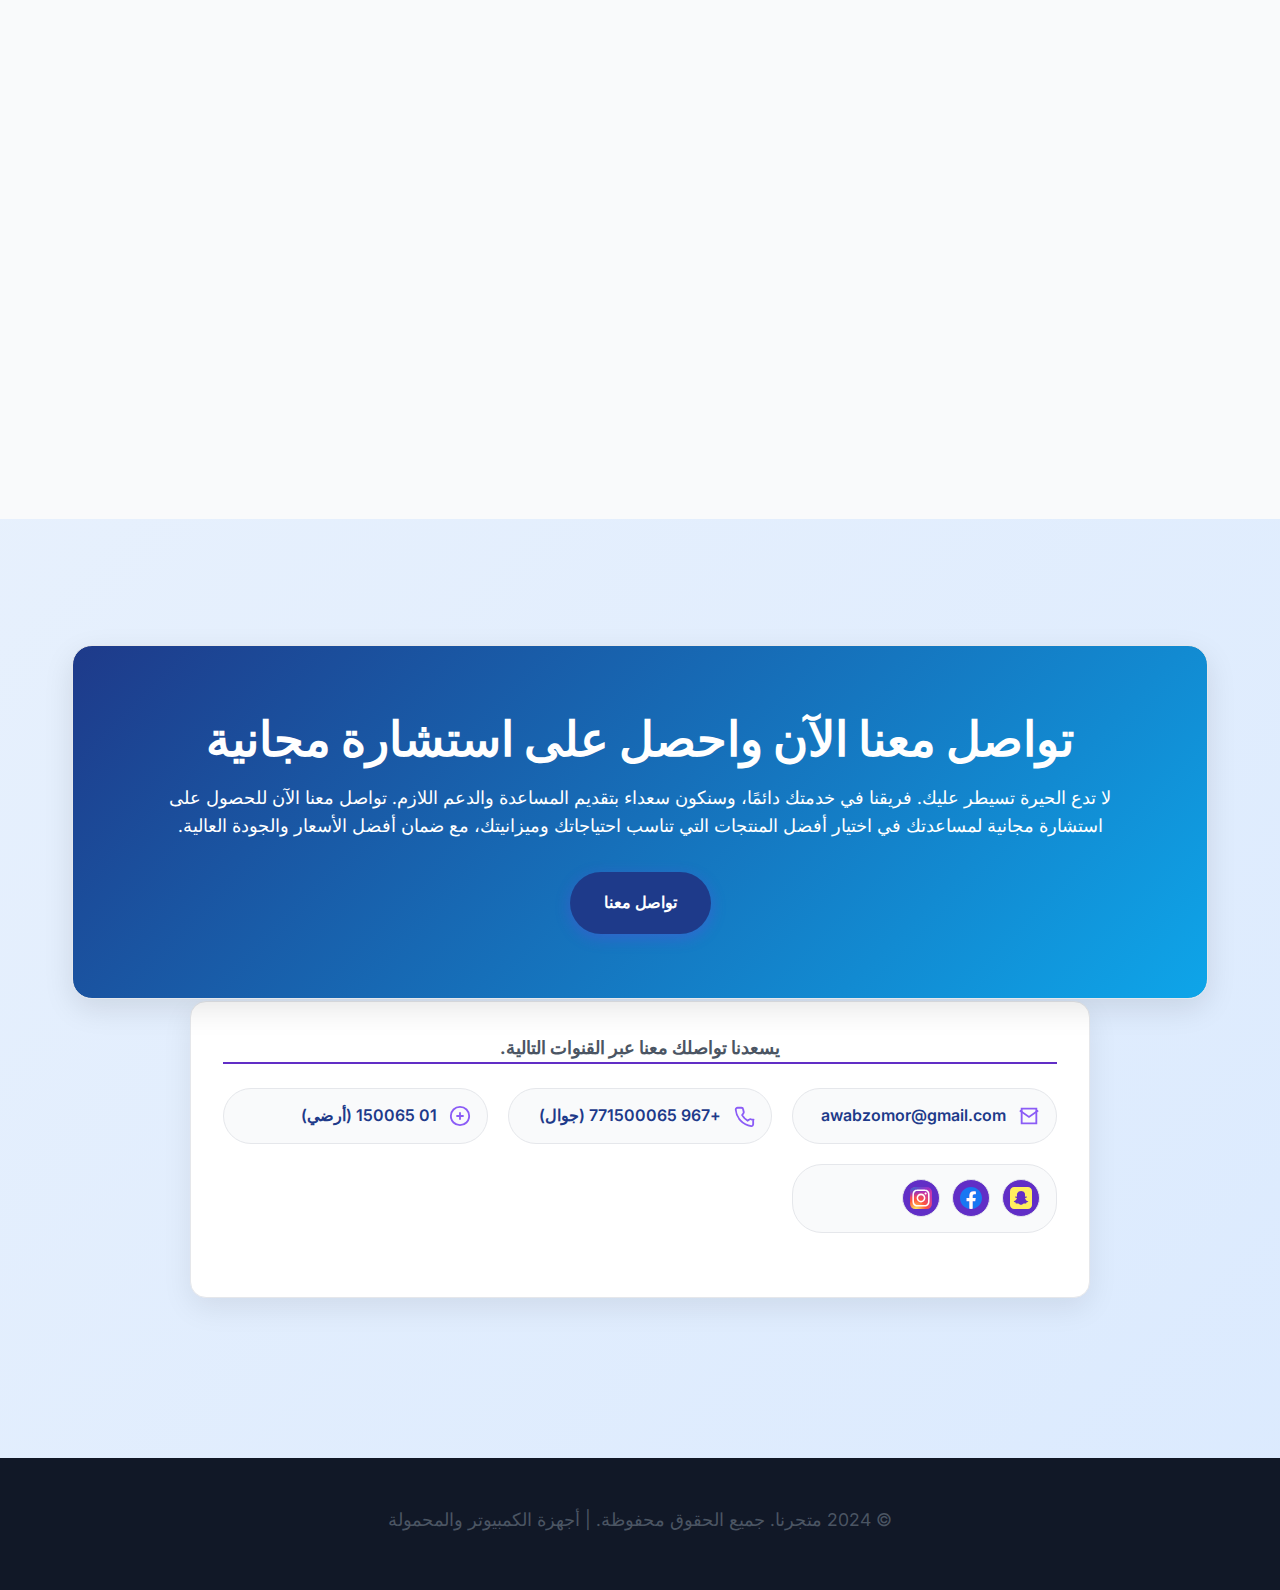
<file: computer-and-laptops.html>
<!DOCTYPE html>
<html lang="ar" dir="rtl">
  <head>
    <meta charset="UTF-8" />
    <meta name="viewport" content="width=device-width, initial-scale=1.0" />
    <title>أجهزة الكمبيوتر وأجهزةالكمبيوتر المحموله - متجرنا</title>
    <link rel="preconnect" href="https://fonts.googleapis.com" />
    <link rel="preconnect" href="https://fonts.gstatic.com" crossorigin />
    <link
      href="https://fonts.googleapis.com/css2?family=Inter:wght@400;500;600;700;800&display=swap"
      rel="stylesheet"
    />
    <link rel="stylesheet" href="css/style.css" />
  </head>
  <body>
    <!-- testing -->
    <!-- Header -->
    <header>
      <nav class="nav-container">
        <div class="top-nav">
          <a href="index.html" class="logo">
            <svg
              xmlns="http://www.w3.org/2000/svg"
              width="24"
              height="24"
              viewBox="0 0 24 24"
            >
              <path
                fill="#4147d5"
                d="M8.308 2.914C10.876.027 15.128-.819 18.624.848c4.644 2.21 6.339 7.846 3.809 12.194l-5.687 9.77a2.4 2.4 0 0 1-1.455 1.107a2.42 2.42 0 0 1-1.818-.236l6.887-11.832c1.835-3.155.608-7.243-2.758-8.854c-2.528-1.208-5.613-.604-7.482 1.473a6.3 6.3 0 0 0-1.628 4.145a6.32 6.32 0 0 0 2.103 4.773l-4.021 6.919c-.157.273-.365.51-.617.699a2.4 2.4 0 0 1-.838.411a2.42 2.42 0 0 1-1.815-.237l4.364-7.513A8.6 8.6 0 0 1 6.34 10.7l-2.675 4.612a2.403 2.403 0 0 1-3.271.87L7.31 4.284c.29-.487.622-.948.998-1.37m7.983 3.784c1.666.956 2.242 3.081 1.277 4.734L10.936 22.81a2.4 2.4 0 0 1-1.455 1.109a2.4 2.4 0 0 1-1.816-.237l6.159-10.596a3.4 3.4 0 0 1-1.365-.61a3.4 3.4 0 0 1-.981-1.122a3.44 3.44 0 0 1-.194-2.898a3.47 3.47 0 0 1 2.097-2.026a3.5 3.5 0 0 1 2.91.268m-2.412 2.139a1.1 1.1 0 0 0-.426.933a1.09 1.09 0 0 0 .739.959a1.1 1.1 0 0 0 1.176-.314a1.08 1.08 0 0 0 .158-1.196a1.09 1.09 0 0 0-.839-.596a1.08 1.08 0 0 0-.808.214"
              />
            </svg>
          </a>

          <div class="search-bar">
            <input type="text" placeholder="بحث عن منتجات" />
            <select>
              <option value=""></option>
            </select>
            <button class="search-btn">
              <svg
                width="16"
                height="16"
                viewBox="0 0 24 24"
                fill="none"
                stroke="currentColor"
                stroke-width="2"
              >
                <circle cx="11" cy="11" r="8"></circle>
                <path d="m21 21-4.35-4.35"></path>
              </svg>
            </button>
          </div>

          <div class="user-icons">
            <a href="#" class="icon-link">
              <svg
                width="20"
                height="20"
                viewBox="0 0 24 24"
                fill="none"
                stroke="currentColor"
                stroke-width="2"
              >
                <path
                  d="M20.84 4.61a5.5 5.5 0 0 0-7.78 0L12 5.67l-1.06-1.06a5.5 5.5 0 0 0-7.78 7.78l1.06 1.06L12 21.23l7.78-7.78 1.06-1.06a5.5 5.5 0 0 0 0-7.78z"
                ></path>
              </svg>
            </a>
            <a href="#" class="icon-link cart">
              <svg
                width="20"
                height="20"
                viewBox="0 0 24 24"
                fill="none"
                stroke="currentColor"
                stroke-width="2"
              >
                <circle cx="9" cy="21" r="1"></circle>
                <circle cx="20" cy="21" r="1"></circle>
                <path
                  d="M1 1h4l2.68 13.39a2 2 0 0 0 2 1.61h9.72a2 2 0 0 0 2-1.61L23 6H6"
                ></path>
              </svg>
              <span class="cart-price">$0.00</span>
            </a>
          </div>
        </div>

        <ul class="nav-menu">
          <li><a href="index.html#تخفيضات"> تخفيضات </a></li>
          <li>
            <a href="index.html#الاصدارات الجديده"> الاصدارات الجديده </a>
          </li>
          <li><a href="index.html#إالكترونيات">إلكترونيات</a></li>
          <li><a href="index.html#الهواتف والتابلت"> الهواتف والتابلت </a></li>
          <li><a href="Computer-Accessories.html">اكسسوارات الابتوبات</a></li>
          <li><a href="Offices-and-Networks.html"> المكاتب والشبكات </a></li>
          <li>
            <a href="computer-and-laptops.html" class="active"
              >أجهزة الكمبيوتر وأجهزةالكمبيوتر المحموله</a
            >
          </li>
          <li><a href="index.html#جميع الفئات">جميع الفئات</a></li>
        </ul>
      </nav>
    </header>

    <main>
      <!-- Hero Section -->
      <section class="hero fade-in">
        <h1>أجهزة الكمبيوتر وأجهزةالكمبيوتر المحموله</h1>
        <p>
          اكتشف أحدث أجهزة الكمبيوتر المكتبية والمحمولة من أفضل العلامات
          التجارية العالمية. نوفر لك مجموعة شاملة من الأجهزة عالية الأداء التي
          تلبي جميع احتياجاتك التقنية.
        </p>
        <div class="cta-buttons">
          <a href="#products" class="btn btn-primary">تصفح المنتجات</a>
          <a href="#features" class="btn btn-secondary">معرفة المزيد</a>
        </div>
      </section>

      <!-- Features Section -->
      <section id="features" class="features">
        <h2>مميزات أجهزتنا</h2>
        <div class="features-grid">
          <!-- High Performance -->
          <div class="feature-card slide-in-left">
            <div class="feature-icon ai">
              <svg
                xmlns="http://www.w3.org/2000/svg"
                width="40"
                height="40"
                viewBox="0 0 14 14"
              >
                <g
                  fill="none"
                  stroke="#4147d5"
                  stroke-linejoin="round"
                  stroke-width="1"
                >
                  <path
                    d="M1.082 7.626a.976.976 0 0 1 0-1.273q.338-.393.678-.773q-.103-.493-.198-.996a.976.976 0 0 1 .636-1.103q.49-.172.974-.331q.157-.479.327-.962A.976.976 0 0 1 4.6 1.552q.5.094.992.196q.374-.334.76-.666a.976.976 0 0 1 1.273 0q.39.334.764.67q.5-.105 1.009-.2a.976.976 0 0 1 1.102.636q.17.484.327.962q.484.16.974.331c.455.16.725.628.636 1.103q-.096.512-.201 1.013q.34.381.68.777a.976.976 0 0 1 .001 1.273q-.337.393-.678.773q.104.493.198.997a.976.976 0 0 1-.636 1.102q-.49.172-.974.331q-.158.48-.327.962a.976.976 0 0 1-1.102.637a53 53 0 0 1-.992-.197q-.374.335-.76.666a.976.976 0 0 1-1.273 0q-.39-.334-.764-.67q-.5.105-1.009.2a.976.976 0 0 1-1.102-.636a53 53 0 0 1-.327-.962a52 52 0 0 1-.974-.33a.976.976 0 0 1-.636-1.103q.096-.513.201-1.014a53 53 0 0 1-.68-.777Z"
                  />
                  <path
                    stroke-linecap="round"
                    d="M4.62 7.738L6.212 9.38C6.962 7.227 7.586 6.282 9 5"
                  />
                </g>
              </svg>
            </div>
            <h3>أداء عالي ومتطور</h3>
            <p>
              أجهزة كمبيوتر محمولة ومكتبية بأحدث المعالجات وكرات الرسوميات
              المتطورة، مصممة لتقديم أداء استثنائي في جميع المهام.
            </p>
          </div>

          <!-- Latest Technology -->
          <div class="feature-card fade-in">
            <div class="feature-icon software">⚡</div>
            <h3>أحدث التقنيات</h3>
            <p>
              نوفر لك أحدث التقنيات في عالم الحاسوب من معالجات Intel وAMD
              المتطورة، وكرات الرسوميات NVIDIA وAMD، وذاكرة RAM عالية السرعة.
            </p>
          </div>

          <!-- Warranty & Support -->
          <div class="feature-card slide-in-right">
            <div class="feature-icon development">
              <svg
                xmlns="http://www.w3.org/2000/svg"
                width="40"
                height="40"
                viewBox="0 0 24 24"
              >
                <path
                  fill="#4147d5"
                  d="M14 18.315A7.04 7.04 0 0 1 11.263 16H3V4h18v2.264a7.05 7.05 0 0 1 2 2.15V4a2.006 2.006 0 0 0-2-2H3a2.006 2.006 0 0 0-2 2v12a2.006 2.006 0 0 0 2 2h7v2H8v2h8v-2h-2Z"
                />
                <path
                  fill="#4147d5"
                  d="M17 6a6 6 0 1 0 6 6a6 6 0 0 0-6-6m0 10a4 4 0 1 1 4-4a4.005 4.005 0 0 1-4 4"
                />
                <circle cx="17" cy="12" r="1" fill="#4147d5" />
              </svg>
            </div>
            <h3>ضمان ودعم فني</h3>
            <p>
              جميع أجهزتنا تأتي مع ضمان شامل ودعم فني متخصص، لضمان حصولك على
              أفضل تجربة استخدام مع ضمان الجودة والموثوقية.
            </p>
          </div>
        </div>
      </section>

      <!-- Products Section -->
      <section id="products" class="products">
        <h2>منتجاتنا المميزة</h2>
        <p class="products-subtitle">
          اكتشف مجموعتنا الأحدث من أجهزة الكمبيوتر المكتبية والمحمولة
        </p>

        <!-- Desktop Computers Category -->
        <div class="product-category">
          <h3 class="category-title">🖥️ أجهزة الكمبيوتر المكتبية</h3>
          <div class="products-grid">
            <div class="product-card">
              <div class="product-image">
                <img
                  src="images/pc/كمبيوتر مكتبي HP OmniStudio X الكل في واحد.jpg"
                  alt="Office Desktop PC"
                />
                <div class="product-overlay">
                  <span class="product-price">$2,656</span>
                </div>
              </div>
              <div class="product-info">
                <h4>كمبيوتر مكتبي HP OmniStudio X الكل في واحد</h4>
                <p>
                  كمبيوتر مكتبي HP OmniStudio X الكل في واحد، شاشة 31.5 بوصة
                  بدقة 4K UHD IPS، معالج Intel Core Ultra 7 155H، ذاكرة وصول
                  عشوائي (RAM) سعة 32 جيجابايت، قرص SSD سعة 1 تيرابايت، بطاقة
                  رسومات GeForce RTX 405
                </p>
                <div class="product-rating">⭐⭐⭐⭐⭐</div>
              </div>
            </div>

            <div class="product-card">
              <div class="product-image">
                <img
                  src="images/pc/كمبيوتر مكتبي الكل في واحد ASUS A3402WVAT.jpg"
                  alt="High-End Desktop"
                />
                <div class="product-overlay">
                  <span class="product-price">$3,299</span>
                </div>
              </div>
              <div class="product-info">
                <h4>كمبيوتر مكتبي الكل في واحد ASUS A3402WVAT</h4>
                <p>
                  كمبيوتر مكتبي الكل في واحد ASUS A3402WVAT، شاشة لمس عالية
                  الدقة بالكامل مضادة للتوهج مقاس 23.8 بوصة، معالج Intel Core
                  i7-1355U، ذاكرة وصول عشوائي (RAM) سعة 16 جيجابايت، قرص SSD سعة
                  1 تيرابايت، لوحة مف
                </p>
                <div class="product-rating">⭐⭐⭐⭐⭐</div>
              </div>
            </div>

            <div class="product-card">
              <div class="product-image">
                <img
                  src="images/pc/كمبيوتر مكتبي Dell Inspiron 5430 AIO.jpg"
                  alt="Office Desktop PC"
                />
                <div class="product-overlay">
                  <span class="product-price">$2,656</span>
                </div>
              </div>
              <div class="product-info">
                <h4>كمبيوتر مكتبي Dell Inspiron 5430 AIO</h4>
                <p>
                  كمبيوتر مكتبي Dell Inspiron 5430 AIO بشاشة InfinityEdge عالية
                  الدقة مقاس 23.8 بوصة، معالج Intel Core 5-120U، ذاكرة وصول
                  عشوائي سعتها 8 جيجابايت، قرص SSD سعة 512 جيجابايت، رسومات
                  Intel، لوحة مفاتيح وما
                </p>
                <div class="product-rating">⭐⭐⭐⭐⭐</div>
              </div>
            </div>

            <div class="product-card">
              <div class="product-image">
                <img src="images/pc/ASUS V400-m.jpg" alt="MacBook Pro" />
                <div class="product-overlay">
                  <span class="product-price">$786</span>
                </div>
              </div>
              <div class="product-info">
                <h4>ASUS V400 الكل في واحد</h4>
                <p>
                  كمبيوتر مكتبي ASUS V400 الكل في واحد، شاشة LED عالية الوضوح
                  مقاس 27 بوصة، معالج Intel Core i7-13620H، ذاكرة وصول عشوائي
                  (RAM) سعة 16 جيجابايت، قرص SSD سعة 512 جيجابايت، بطاقة رسومات
                  Intel UHD، لوحة مف
                </p>
                <div class="product-rating">⭐⭐⭐⭐⭐</div>
              </div>
            </div>
          </div>
        </div>

        <!-- Laptops Category -->
        <div class="product-category">
          <h3 class="category-title">💻 أجهزة الكمبيوتر المحمولة</h3>
          <div class="products-grid">
            <div class="product-card">
              <div class="product-image">
                <img src="images/honor2025.webp" alt="MacBook Pro" />
                <div class="product-overlay">
                  <span class="product-price">$2,199</span>
                </div>
              </div>
              <div class="product-info">
                <h4>HONOR MagicBook Pro 14 2025</h4>
                <p>
                  HONOR MagicBook Pro 14 2025 هو جهاز لابتوب فائق الأداء مصمم
                  للمحترفين والمستخدمين الذين يطلبون قوة معالجة استثنائية وتجربة
                  بصرية غامرة يجمع هذا الجهاز بين التصميم الأنيق الأداء القوي
                  وعمر البطارية الطويل مما يجعله الرفيق المثالي للعمل والإبداع
                  والترفيه.
                </p>
                <div class="product-rating">⭐⭐⭐⭐⭐</div>
              </div>
            </div>

            <div class="product-card">
              <div class="product-image">
                <img
                  src="images/laptop/MacBook Air 15-inch.jpg"
                  alt="Gaming Laptop"
                />
                <div class="product-overlay">
                  <span class="product-price">$1,599</span>
                </div>
              </div>
              <div class="product-info">
                <h4>MacBook Air 15-inch</h4>
                <p>
                  "MacBook Air 15-inch: All You Need and More." Dive into a
                  world of performance and efficiency with the new MacBook Air
                  in an elegant Sky Blue finish. The device features a 15.3-inch
                  Liquid Retina display that provides rich colors and precise
                  details, along with the Apple M2 chip that gives you
                  exceptional speed for your daily tasks and professional
                  applications. Enjoy a long-lasting battery, a high-quality
                  FaceTime HD camera, and an immersive sound system that
                  elevates your experience. Its ultra-thin design makes it easy
                  to carry, while the durable aluminum body ensures your device
                  is ready for any challenge.
                </p>
                <div class="product-rating">⭐⭐⭐⭐⭐</div>
              </div>
            </div>

            <div class="product-card">
              <div class="product-image">
                <img src="images/laptop-asus.jpg" alt="Desktop PC" />
                <div class="product-overlay">
                  <span class="product-price">$1,899</span>
                </div>
              </div>
              <div class="product-info">
                <h4>ASUS ROG Zephyrus G14</h4>
                <p>
                  كمبيوتر محمول للألعاب ASUS ROG Zephyrus G14 GA403UM، شاشة OLED
                  بدقة 3K وتردد 120 هرتز، معالج AMD Ryzen 9 270، ذاكرة وصول
                  عشوائي (RAM) سعة 16 جيجابايت، قرص SSD سعة 1 تيرابايت، بطاقة
                  رسومات GeForce RTX
                </p>
                <ul>
                  <li>
                    اشة OLED مقاس 14 بوصة بدقة 3K (2880 × 1800) ونسبة عرض إلى
                    ارتفاع 16:10، ROG Nebula، شاشة لامعة، معدل التحديث: 120
                    هرتز، G-Sync / Adaptive-Sync، تم التحقق من صحة Pantone، MUX
                    Switch + NVIDIA® Advanced Optimus، تدعم Dolby Vision HDR:
                    نعم
                  </li>
                  <li>
                    اشة OLED مقاس 14 بوصة بدقة 3K (2880 × 1800) ونسبة عرض إلى
                    ارتفاع 16:10، ROG Nebula، شاشة لامعة، معدل التحديث: 120
                    هرتز، G-Sync / Adaptive-Sync، تم التحقق من صحة Pantone، MUX
                    Switch + NVIDIA® Advanced Optimus، تدعم Dolby Vision HDR:
                    نعم
                  </li>
                </ul>
                <div class="product-rating">⭐⭐⭐⭐⭐</div>
              </div>
            </div>

            <div class="product-card">
              <div class="product-image">
                <img
                  src="images/laptop/لابتوب لينوفو LOQ 15AHP9.jpg"
                  alt="Budget Laptop"
                />
                <div class="product-overlay">
                  <span class="product-price">$999</span>
                </div>
              </div>
              <div class="product-info">
                <h4>لابتوب لينوفو LOQ 15AHP9</h4>
                <p>
                  لابتوب لينوفو LOQ 15AHP9، شاشة 15.6 بوصة FHD IPS 144Hz G-SYNC،
                  معالج AMD Ryzen 7 8845HS، ذاكرة وصول عشوائي (RAM) سعة 16
                  جيجابايت، قرص SSD سعة 1 تيرابايت، بطاقة رسومات NVIDIA GeForce
                  RTX 4060 سعة 8 جيج
                </p>
                <div class="product-rating">⭐⭐⭐⭐⭐</div>
              </div>
            </div>
          </div>
        </div>
      </section>

      <!-- قسم الدعوه للتواصل  -->
      <section class="cta-section">
        <!-- عنوان وفقره وزر "تواصل معنا   -->
        <div class="cta-content fade-in">
          <!-- العنوان و الفقره  -->
          <h2>تواصل معنا الآن واحصل على استشارة مجانية</h2>
          <p>
            لا تدع الحيرة تسيطر عليك. فريقنا في خدمتك دائمًا، وسنكون سعداء
            بتقديم المساعدة والدعم اللازم. تواصل معنا الآن للحصول على استشارة
            مجانية لمساعدتك في اختيار أفضل المنتجات التي تناسب احتياجاتك
            وميزانيتك، مع ضمان أفضل الأسعار والجودة العالية.
          </p>
          <a href="#contact" class="btn btn-primary">تواصل معنا</a>
        </div>

        <div class="contact-card">
          <p id="contact" class="contact-intro">
            يسعدنا تواصلك معنا عبر القنوات التالية.
          </p>
          <div class="contact-grid">
            <div class="contact-item">
              <svg
                viewBox="0 0 24 24"
                fill="none"
                stroke="currentColor"
                stroke-width="2"
              >
                <path d="M4 4h16v16H4z" />
                <path d="m22 6-10 7L2 6" />
              </svg>
              <a href="awabzomor@gmail.com">awabzomor@gmail.com</a>
            </div>
            <div class="contact-item">
              <svg
                viewBox="0 0 24 24"
                fill="none"
                stroke="currentColor"
                stroke-width="2"
              >
                <path
                  d="M22 16.92V21a2 2 0 0 1-2.18 2A19.8 19.8 0 0 1 3 5.18 2 2 0 0 1 5 3h4.09a2 2 0 0 1 2 1.72c.12.86.3 1.7.55 2.5a2 2 0 0 1-.45 2L10 11a16 16 0 0 0 6 6l1.78-1.22a2 2 0 0 1 2-.22c.8.25 1.64.43 2.5.55A2 2 0 0 1 22 16.92Z"
                />
              </svg>
              <a href="tel:+967771500065">+967 771500065 (جوال)</a>
            </div>
            <div class="contact-item">
              <svg
                viewBox="0 0 24 24"
                fill="none"
                stroke="currentColor"
                stroke-width="2"
              >
                <circle cx="12" cy="12" r="10" />
                <path d="M8 12h8M12 8v8" />
              </svg>
              <a href="tel:011500065">01 150065 (أرضي)</a>
            </div>
            <div class="contact-item">
              <div class="social-row">
                <a
                  class="social-link"
                  href="https://www.snapchat.com/add/a_8joxk?share_id=NdWewfECQh6VkxYqCDhTpg&locale=ar_YE"
                  aria-label="snapchat"
                  ><svg
                    xmlns="http://www.w3.org/2000/svg"
                    width="1536"
                    height="1536"
                    viewBox="0 0 1536 1536"
                  >
                    <path
                      fill="#ffef5e"
                      d="M1280 1020q0-22-22-27q-67-14-118-58t-80-109q-7-14-7-25q0-15 19.5-26t42.5-17t42.5-20.5T1177 701q0-19-18.5-31.5T1120 657q-11 0-31 8t-32 8q-4 0-12-2q5-63 5-115q0-78-17-114q-36-78-102.5-121.5T778 277q-198 0-275 165q-18 38-18 115q0 38 6 114q-10 2-15 2q-11 0-31.5-8t-30.5-8q-20 0-37.5 12.5T359 702q0 21 19.5 35.5T421 758t42.5 17t19.5 26q0 11-7 25q-64 138-198 167q-22 5-22 27q0 47 138 69q2 5 6 26t11 30.5t23 9.5q13 0 38.5-5t38.5-5q35 0 67.5 15t54.5 32.5t57.5 32.5t76.5 15q43 0 79-15t57.5-32.5t54-32.5t67.5-15q13 0 39 4.5t39 4.5q15 0 22.5-9.5t11.5-31t5-24.5q138-22 138-69m256-732v960q0 119-84.5 203.5T1248 1536H288q-119 0-203.5-84.5T0 1248V288Q0 169 84.5 84.5T288 0h960q119 0 203.5 84.5T1536 288"
                    /></svg
                ></a>
                <a
                  class="social-link"
                  href="https://www.facebook.com/share/19jv7yVmw7/?mibextid=wwXIfr"
                  aria-label="Facebook"
                  ><svg
                    xmlns="http://www.w3.org/2000/svg"
                    width="256"
                    height="256"
                    viewBox="0 0 256 256"
                  >
                    <path
                      fill="#1877f2"
                      d="M256 128C256 57.308 198.692 0 128 0S0 57.308 0 128c0 63.888 46.808 116.843 108 126.445V165H75.5v-37H108V99.8c0-32.08 19.11-49.8 48.348-49.8C170.352 50 185 52.5 185 52.5V84h-16.14C152.959 84 148 93.867 148 103.99V128h35.5l-5.675 37H148v89.445c61.192-9.602 108-62.556 108-126.445"
                    />
                    <path
                      fill="#fff"
                      d="m177.825 165l5.675-37H148v-24.01C148 93.866 152.959 84 168.86 84H185V52.5S170.352 50 156.347 50C127.11 50 108 67.72 108 99.8V128H75.5v37H108v89.445A129 129 0 0 0 128 256a129 129 0 0 0 20-1.555V165z"
                    /></svg
                ></a>
                <a
                  class="social-link"
                  href="https://www.instagram.com/8joxk?igsh=ZDhjYTB6YmNuMmlr&utm_source=qr"
                  aria-label="Instagram"
                >
                  <svg
                    xmlns="http://www.w3.org/2000/svg"
                    width="256"
                    height="256"
                    viewBox="0 0 256 256"
                  >
                    <g fill="none">
                      <rect
                        width="256"
                        height="256"
                        fill="url(#SVGWRUqebek)"
                        rx="60"
                      />
                      <rect
                        width="256"
                        height="256"
                        fill="url(#SVGfkNpldMH)"
                        rx="60"
                      />
                      <path
                        fill="#fff"
                        d="M128.009 28c-27.158 0-30.567.119-41.233.604c-10.646.488-17.913 2.173-24.271 4.646c-6.578 2.554-12.157 5.971-17.715 11.531c-5.563 5.559-8.98 11.138-11.542 17.713c-2.48 6.36-4.167 13.63-4.646 24.271c-.477 10.667-.602 14.077-.602 41.236s.12 30.557.604 41.223c.49 10.646 2.175 17.913 4.646 24.271c2.556 6.578 5.973 12.157 11.533 17.715c5.557 5.563 11.136 8.988 17.709 11.542c6.363 2.473 13.631 4.158 24.275 4.646c10.667.485 14.073.604 41.23.604c27.161 0 30.559-.119 41.225-.604c10.646-.488 17.921-2.173 24.284-4.646c6.575-2.554 12.146-5.979 17.702-11.542c5.563-5.558 8.979-11.137 11.542-17.712c2.458-6.361 4.146-13.63 4.646-24.272c.479-10.666.604-14.066.604-41.225s-.125-30.567-.604-41.234c-.5-10.646-2.188-17.912-4.646-24.27c-2.563-6.578-5.979-12.157-11.542-17.716c-5.562-5.562-11.125-8.979-17.708-11.53c-6.375-2.474-13.646-4.16-24.292-4.647c-10.667-.485-14.063-.604-41.23-.604zm-8.971 18.021c2.663-.004 5.634 0 8.971 0c26.701 0 29.865.096 40.409.575c9.75.446 15.042 2.075 18.567 3.444c4.667 1.812 7.994 3.979 11.492 7.48c3.5 3.5 5.666 6.833 7.483 11.5c1.369 3.52 3 8.812 3.444 18.562c.479 10.542.583 13.708.583 40.396s-.104 29.855-.583 40.396c-.446 9.75-2.075 15.042-3.444 18.563c-1.812 4.667-3.983 7.99-7.483 11.488c-3.5 3.5-6.823 5.666-11.492 7.479c-3.521 1.375-8.817 3-18.567 3.446c-10.542.479-13.708.583-40.409.583c-26.702 0-29.867-.104-40.408-.583c-9.75-.45-15.042-2.079-18.57-3.448c-4.666-1.813-8-3.979-11.5-7.479s-5.666-6.825-7.483-11.494c-1.369-3.521-3-8.813-3.444-18.563c-.479-10.542-.575-13.708-.575-40.413s.096-29.854.575-40.396c.446-9.75 2.075-15.042 3.444-18.567c1.813-4.667 3.983-8 7.484-11.5s6.833-5.667 11.5-7.483c3.525-1.375 8.819-3 18.569-3.448c9.225-.417 12.8-.542 31.437-.563zm62.351 16.604c-6.625 0-12 5.37-12 11.996c0 6.625 5.375 12 12 12s12-5.375 12-12s-5.375-12-12-12zm-53.38 14.021c-28.36 0-51.354 22.994-51.354 51.355s22.994 51.344 51.354 51.344c28.361 0 51.347-22.983 51.347-51.344c0-28.36-22.988-51.355-51.349-51.355zm0 18.021c18.409 0 33.334 14.923 33.334 33.334c0 18.409-14.925 33.334-33.334 33.334s-33.333-14.925-33.333-33.334c0-18.411 14.923-33.334 33.333-33.334"
                      />
                      <defs>
                        <radialGradient
                          id="SVGWRUqebek"
                          cx="0"
                          cy="0"
                          r="1"
                          gradientTransform="matrix(0 -253.715 235.975 0 68 275.717)"
                          gradientUnits="userSpaceOnUse"
                        >
                          <stop stop-color="#fd5" />
                          <stop offset=".1" stop-color="#fd5" />
                          <stop offset=".5" stop-color="#ff543e" />
                          <stop offset="1" stop-color="#c837ab" />
                        </radialGradient>
                        <radialGradient
                          id="SVGfkNpldMH"
                          cx="0"
                          cy="0"
                          r="1"
                          gradientTransform="matrix(22.25952 111.2061 -458.39518 91.75449 -42.881 18.441)"
                          gradientUnits="userSpaceOnUse"
                        >
                          <stop stop-color="#3771c8" />
                          <stop offset=".128" stop-color="#3771c8" />
                          <stop offset="1" stop-color="#60f" stop-opacity="0" />
                        </radialGradient>
                      </defs>
                    </g></svg
                ></a>
              </div>
            </div>
          </div>
        </div>
      </section>
    </main>

    <!-- Footer -->
    <footer>
      <div class="footer-content">
        <p>
          &copy; 2024 متجرنا. جميع الحقوق محفوظة. | أجهزة الكمبيوتر والمحمولة
        </p>
      </div>
    </footer>
  </body>
</html>
</file>
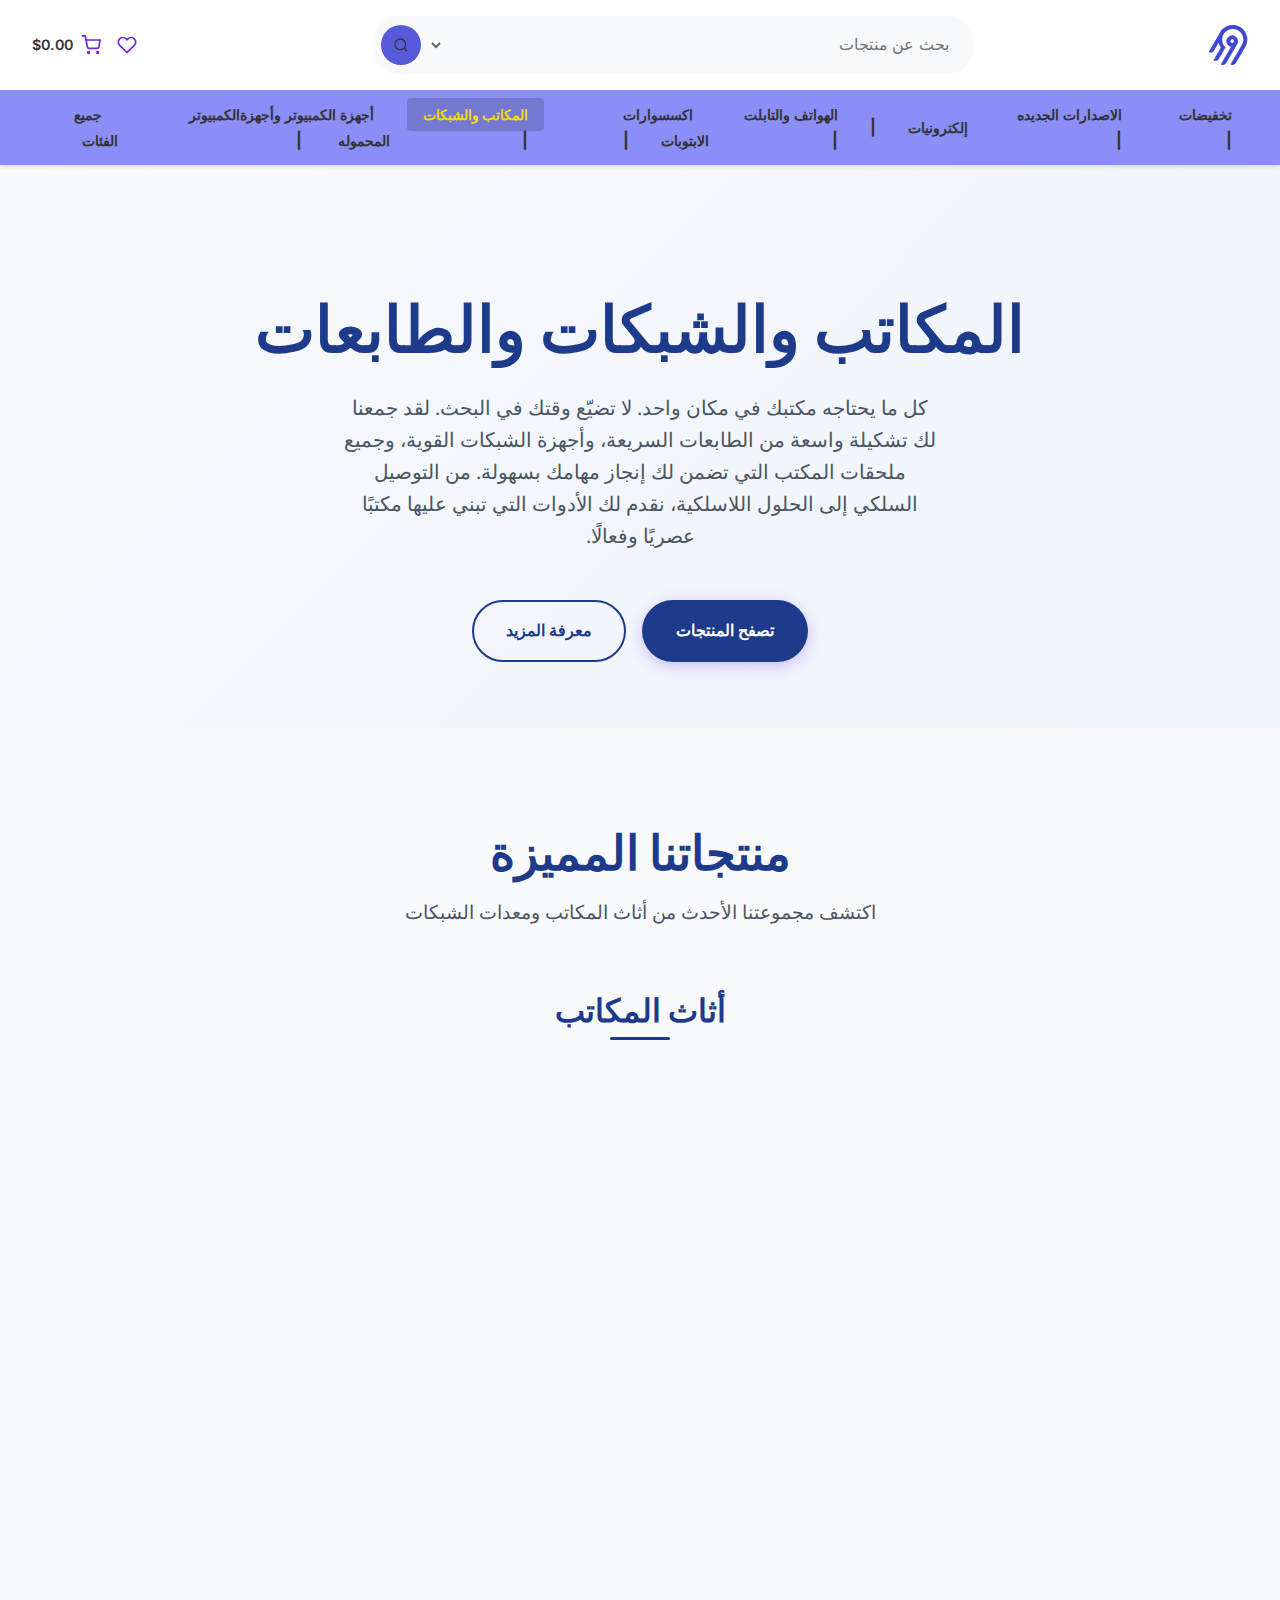
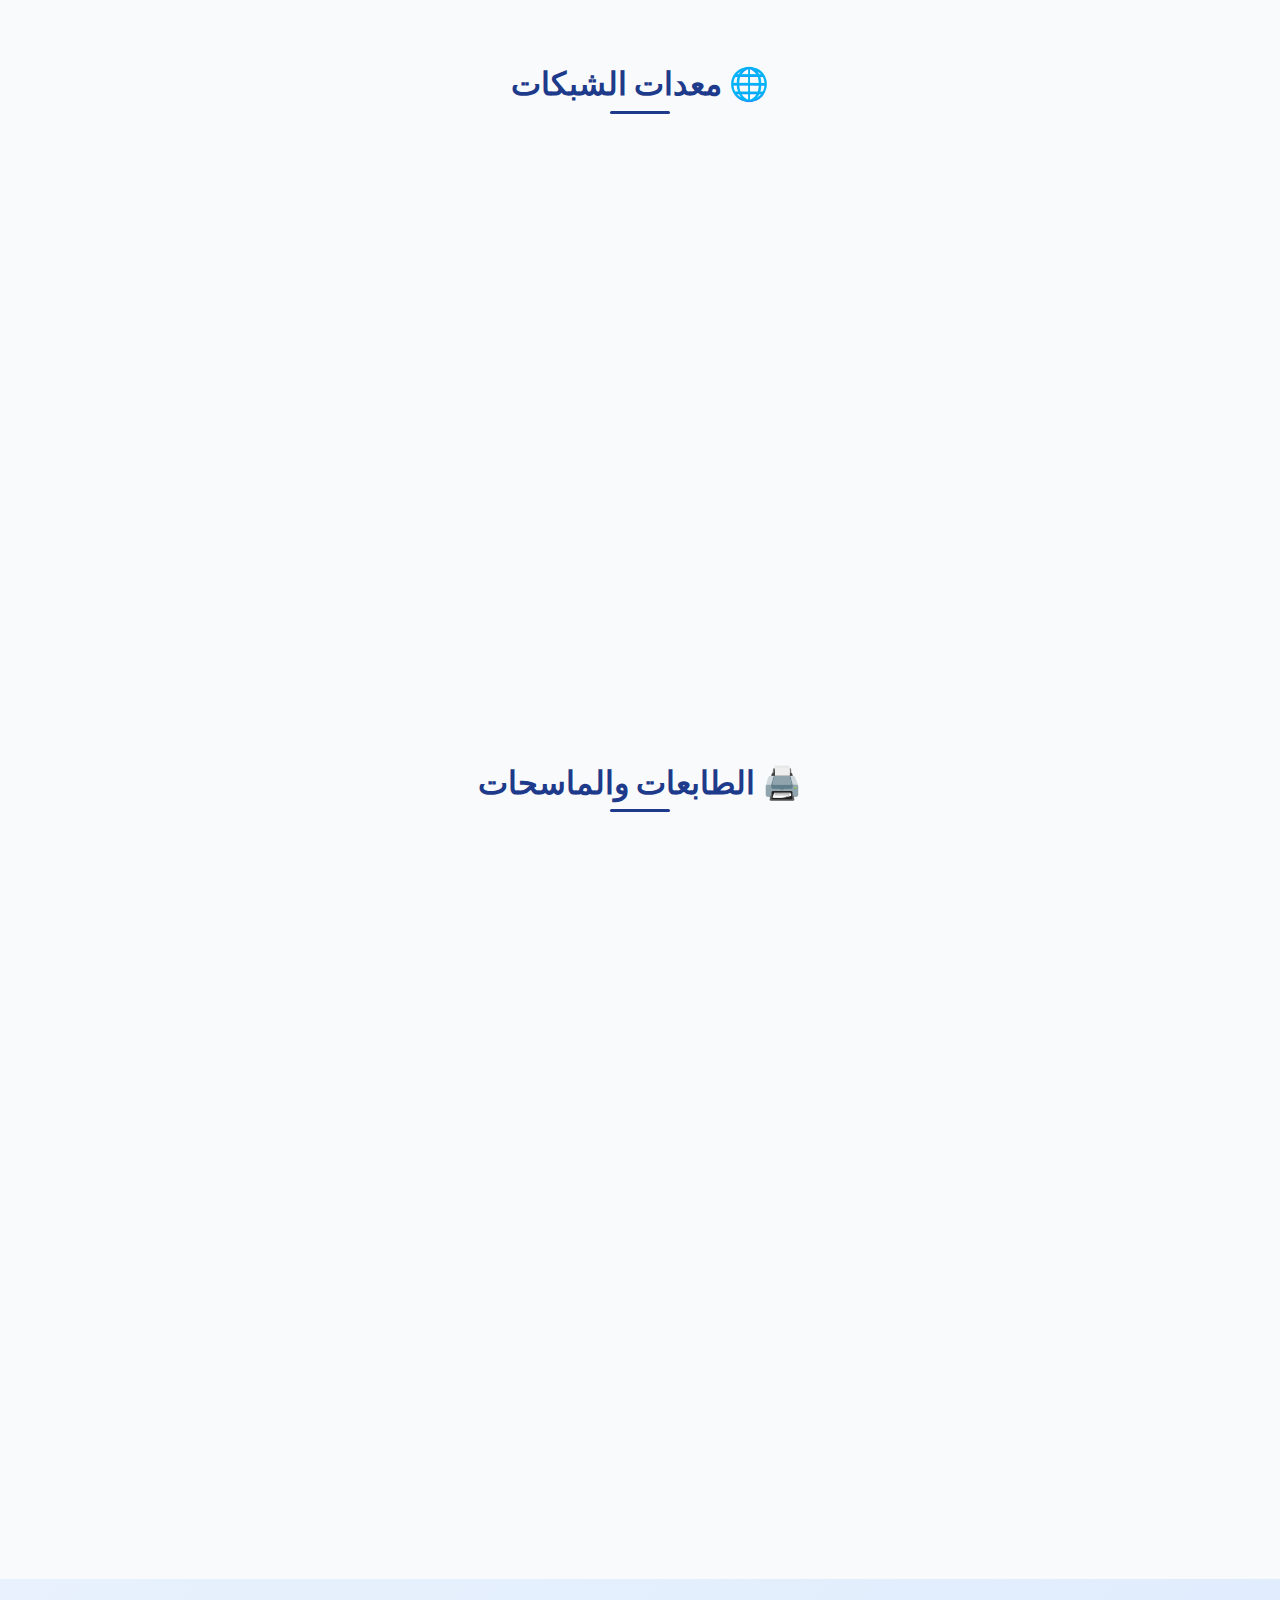
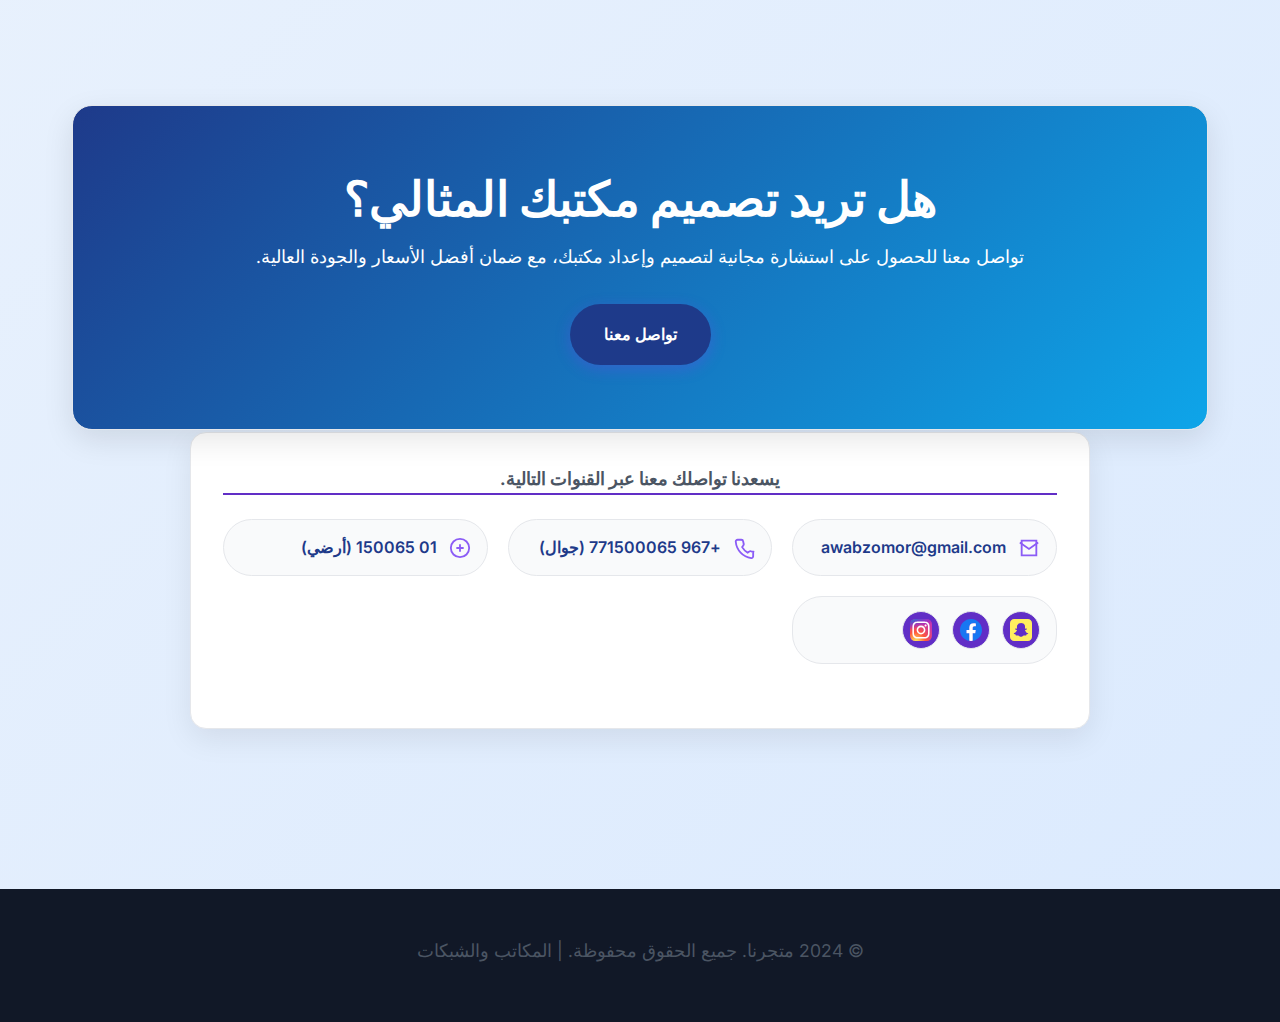
<file: Offices-and-Networks.html>
<!DOCTYPE html>
<html lang="ar" dir="rtl">
  <head>
    <meta charset="UTF-8" />
    <meta name="viewport" content="width=device-width, initial-scale=1.0" />
    <title>المكاتب والشبكات - متجرنا</title>
    <link rel="preconnect" href="https://fonts.googleapis.com" />
    <link rel="preconnect" href="https://fonts.gstatic.com" crossorigin />
    <link
      href="https://fonts.googleapis.com/css2?family=Inter:wght@400;500;600;700;800&display=swap"
      rel="stylesheet"
    />
    <link rel="stylesheet" href="css/style.css" />
  </head>
  <body>
    <!-- Header -->
    <header>
      <nav class="nav-container">
        <div class="top-nav">
          <a href="index.html" class="logo">
            <svg
              xmlns="http://www.w3.org/2000/svg"
              width="24"
              height="24"
              viewBox="0 0 24 24"
            >
              <path
                fill="#4147d5"
                d="M8.308 2.914C10.876.027 15.128-.819 18.624.848c4.644 2.21 6.339 7.846 3.809 12.194l-5.687 9.77a2.4 2.4 0 0 1-1.455 1.107a2.42 2.42 0 0 1-1.818-.236l6.887-11.832c1.835-3.155.608-7.243-2.758-8.854c-2.528-1.208-5.613-.604-7.482 1.473a6.3 6.3 0 0 0-1.628 4.145a6.32 6.32 0 0 0 2.103 4.773l-4.021 6.919c-.157.273-.365.51-.617.699a2.4 2.4 0 0 1-.838.411a2.42 2.42 0 0 1-1.815-.237l4.364-7.513A8.6 8.6 0 0 1 6.34 10.7l-2.675 4.612a2.403 2.403 0 0 1-3.271.87L7.31 4.284c.29-.487.622-.948.998-1.37m7.983 3.784c1.666.956 2.242 3.081 1.277 4.734L10.936 22.81a2.4 2.4 0 0 1-1.455 1.109a2.4 2.4 0 0 1-1.816-.237l6.159-10.596a3.4 3.4 0 0 1-1.365-.61a3.4 3.4 0 0 1-.981-1.122a3.44 3.44 0 0 1-.194-2.898a3.47 3.47 0 0 1 2.097-2.026a3.5 3.5 0 0 1 2.91.268m-2.412 2.139a1.1 1.1 0 0 0-.426.933a1.09 1.09 0 0 0 .739.959a1.1 1.1 0 0 0 1.176-.314a1.08 1.08 0 0 0 .158-1.196a1.09 1.09 0 0 0-.839-.596a1.08 1.08 0 0 0-.808.214"
              />
            </svg>
          </a>

          <div class="search-bar">
            <input type="text" placeholder="بحث عن منتجات" />
            <select>
              <option value=""></option>
            </select>
            <button class="search-btn">
              <svg
                width="16"
                height="16"
                viewBox="0 0 24 24"
                fill="none"
                stroke="currentColor"
                stroke-width="2"
              >
                <circle cx="11" cy="11" r="8"></circle>
                <path d="m21 21-4.35-4.35"></path>
              </svg>
            </button>
          </div>

          <div class="user-icons">
            <a href="#" class="icon-link">
              <svg
                width="20"
                height="20"
                viewBox="0 0 24 24"
                fill="none"
                stroke="currentColor"
                stroke-width="2"
              >
                <path
                  d="M20.84 4.61a5.5 5.5 0 0 0-7.78 0L12 5.67l-1.06-1.06a5.5 5.5 0 0 0-7.78 7.78l1.06 1.06L12 21.23l7.78-7.78 1.06-1.06a5.5 5.5 0 0 0 0-7.78z"
                ></path>
              </svg>
            </a>
            <a href="#" class="icon-link cart">
              <svg
                width="20"
                height="20"
                viewBox="0 0 24 24"
                fill="none"
                stroke="currentColor"
                stroke-width="2"
              >
                <circle cx="9" cy="21" r="1"></circle>
                <circle cx="20" cy="21" r="1"></circle>
                <path
                  d="M1 1h4l2.68 13.39a2 2 0 0 0 2 1.61h9.72a2 2 0 0 0 2-1.61L23 6H6"
                ></path>
              </svg>
              <span class="cart-price">$0.00</span>
            </a>
          </div>
        </div>

        <ul class="nav-menu">
          <li><a href="index.html#تخفيضات"> تخفيضات </a></li>
          <li>
            <a href="index.html#الاصدارات الجديده"> الاصدارات الجديده </a>
          </li>
          <li><a href="index.html#إالكترونيات">إلكترونيات</a></li>
          <li><a href="index.html#الهواتف والتابلت"> الهواتف والتابلت </a></li>
          <li><a href="Computer-Accessories.html">اكسسوارات الابتوبات</a></li>
          <li>
            <a href="Offices-and-Networks.html" class="active">
              المكاتب والشبكات
            </a>
          </li>
          <li>
            <a href="computer-and-laptops.html"
              >أجهزة الكمبيوتر وأجهزةالكمبيوتر المحموله</a
            >
          </li>
          <li><a href="index.html#جميع الفئات">جميع الفئات</a></li>
        </ul>
      </nav>
    </header>

    <main>
      <!-- القسم الرئيسي  -->
      <section class="hero fade-in">
        <h1>المكاتب والشبكات والطابعات</h1>
        <p>
          كل ما يحتاجه مكتبك في مكان واحد. لا تضيّع وقتك في البحث. لقد جمعنا لك
          تشكيلة واسعة من الطابعات السريعة، وأجهزة الشبكات القوية، وجميع ملحقات
          المكتب التي تضمن لك إنجاز مهامك بسهولة. من التوصيل السلكي إلى الحلول
          اللاسلكية، نقدم لك الأدوات التي تبني عليها مكتبًا عصريًا وفعالًا.
        </p>
        <div class="cta-buttons">
          <a href="#products" class="btn btn-primary">تصفح المنتجات</a>
          <a href="#features" class="btn btn-secondary">معرفة المزيد</a>
        </div>
      </section>

      <!-- Products Section -->
      <section id="products" class="products">
        <h2>منتجاتنا المميزة</h2>
        <p class="products-subtitle">
          اكتشف مجموعتنا الأحدث من أثاث المكاتب ومعدات الشبكات
        </p>

        <!-- اثاث المكاتب  -->
        <div class="product-category">
          <h3 class="category-title">أثاث المكاتب</h3>
          <div class="products-grid">
            <div class="product-card">
              <div class="product-image">
                <img src="images/table-1.jpg" alt="Executive Desk" />
                <div class="product-overlay">
                  <span class="product-price">$175</span>
                </div>
              </div>
              <div class="product-info">
                <h4>NOAEOU</h4>
                <p>
                  مكتب ألعاب NOAEOU مقاس 140 سم على شكل حرف Z، مع 4 منافذ طاقة
                  تيار متردد ولوحة ماوس كبيرة، وإضاءة LED RGB وحامل أكواب وخطاف
                  سماعة رأس | GMD-140S
                </p>
                <div class="product-rating">⭐⭐⭐⭐⭐</div>
              </div>
            </div>

            <div class="product-card">
              <div class="product-image">
                <img src="images/chair-1.jpg" alt="Office Chair" />
                <div class="product-overlay">
                  <span class="product-price">$299</span>
                </div>
              </div>
              <div class="product-info">
                <h4>Cougar Armor One V2 F</h4>
                <p>
                  كرسي ألعاب Cougar Armor One V2 F، سطح من القماش المنسوج، مساند
                  ذراع قابلة للطي رباعية الأبعاد، إمكانية الاستلقاء بزاوية 155
                  درجة، تعديل ارتفاع الرفع بالمكبس، دعم وزن يصل إلى 120 كجم،
                  أسود/ذهبي | 3MA2F
                </p>
                <div class="product-rating">⭐⭐⭐⭐⭐</div>
              </div>
            </div>

            <div class="product-card">
              <div class="product-image">
                <img src="images/table-2.jpg" alt="Office Storage" />
                <div class="product-overlay">
                  <span class="product-price">$199</span>
                </div>
              </div>
              <div class="product-info">
                <h4>Flexispot</h4>
                <p>
                  مكتب كهربائي قائم من Flexispot مقاس 55 × 28 بوصة، محطة عمل
                  للمكتب المنزلي، طاولة كمبيوتر قائمة، مكتب قابل لتعديل الارتفاع
                  (إطار أسود + سطح أبيض مقاس 55 بوصة، عبوتان)
                </p>
                <div class="product-rating">⭐⭐⭐⭐⭐</div>
              </div>
            </div>
          </div>
        </div>

        <!-- معدات الشبكات  -->
        <div class="product-category">
          <h3 class="category-title">🌐 معدات الشبكات</h3>
          <div class="products-grid">
            <div class="product-card">
              <div class="product-image">
                <img src="images/router.jpg" alt="WiFi Router" />
                <div class="product-overlay">
                  <span class="product-price">$149</span>
                </div>
              </div>
              <div class="product-info">
                <h4>TP-Link</h4>
                <p>
                  TP - لينك راوتر AC1200 ثنائي النطاق جيجابت واي فاي، سرعة واي
                  فاي تصل إلى 1200 ميجابت في الثانية، منافذ LAN 4 × جيجابايت في
                  الثانية، أمان متطور مع WPA3، مع تقنية ام يو-ميمو، تشكيل الشعاع
                  والاتصال الذكي
                </p>
                <div class="product-rating">⭐⭐⭐⭐⭐</div>
              </div>
            </div>

            <div class="product-card">
              <div class="product-image">
                <img
                  src="images/راوتر TP-LINK AX1500 Wi-Fi 6 للسفر.jpg"
                  alt="Network Switch"
                />
                <div class="product-overlay">
                  <span class="product-price">$89</span>
                </div>
              </div>
              <div class="product-info">
                <h4>راوتر TP-LINK AX1500 Wi-Fi 6 للسفر</h4>
                <p>
                  راوتر TP-LINK AX1500 Wi-Fi 6 للسفر، أسرع ثنائي النطاق AX1500
                  WiFi 6، تصفح آمن على مدار الساعة طوال أيام الأسبوع مع تشفير
                  VPN، عدالة وقت البث، 4 تدفقات، منفذ USB 2.0، منفذ Gigabit WAN
                  LAN، أسود | TL-WR
                </p>
                <div class="product-rating">⭐⭐⭐⭐⭐</div>
              </div>
            </div>

            <div class="product-card">
              <div class="product-image">
                <img
                  src="images/راوتر ASUS ROG Rapture GT-BE19000.jpg"
                  alt="Network Cables"
                />
                <div class="product-overlay">
                  <span class="product-price">$29</span>
                </div>
              </div>
              <div class="product-info">
                <h4>راوتر ASUS ROG Rapture GT-BE19000، 8</h4>
                <p>
                  راوتر ASUS ROG Rapture GT-BE19000، 8 هوائيات خارجية، واي فاي 7
                  ثلاثي النطاق، بنية 12 تيارًا، منفذي إيثرنت 10G مزدوجين، تسريع
                  متقدم للألعاب، تشغيل متعدد الروابط، أسود | 90IG0850-MO9A0V
                </p>
                <div class="product-rating">⭐⭐⭐⭐⭐</div>
              </div>
            </div>
          </div>
        </div>

        <!-- الطابعات  -->
        <div class="product-category">
          <h3 class="category-title">🖨️ الطابعات والماسحات</h3>
          <div class="products-grid">
            <div class="product-card">
              <div class="product-image">
                <img src="images/printer-1.jpg" alt="Laser Printer" />
                <div class="product-overlay">
                  <span class="product-price">$299</span>
                </div>
              </div>
              <div class="product-info">
                <h4>طابعة ليزر متعددة الوظائف</h4>
                <p>
                  طابعة الليزر HP Color Laser 179Fnw اللاسلكية الكل في واحد مع
                  الطباعة من الأجهزة المحمولة وشبكة إيثرنت المدمجة | 4ZB97A
                </p>
                <div class="product-rating">⭐⭐⭐⭐⭐</div>
              </div>
            </div>

            <div class="product-card">
              <div class="product-image">
                <img src="images/printer-2.jpg" alt="Inkjet Printer" />
                <div class="product-overlay">
                  <span class="product-price">$199</span>
                </div>
              </div>
              <div class="product-info">
                <h4>طابعة حبر ملون احترافية</h4>
                <p>
                  طابعة HP Color LaserJet Pro MFP 3303sdw، طباعة ملونة على
                  الوجهين مع المسح الضوئي والنسخ، تصميم صغير الحجم، سرعة طباعة
                  تصل إلى 25 صفحة في الدقيقة (أسود) و25 صفحة في الدقيقة (ملونة)
                  | LaserJet Pro MFP 3
                </p>
                <div class="product-rating">⭐⭐⭐⭐⭐</div>
              </div>
            </div>

            <div class="product-card">
              <div class="product-image">
                <img src="images/printer-3.jpg" alt="All-in-One Printer" />
                <div class="product-overlay">
                  <span class="product-price">$399</span>
                </div>
              </div>
              <div class="product-info">
                <h4>طابعة شاملة متطورة</h4>
                <p>
                  طابعة HP Color LaserJet Pro 4303dw A4 ملونة متعددة الوظائف
                  بالليزر، طباعة، نسخ، مسح ضوئي، ADF، دوبلكس، سرعة طباعة تصل إلى
                  35/33 صفحة في الدقيقة، شاشة WLED 4.3 بوصة، USB، إيثرنت، واي
                  فاي، أبيض | 5HH65A
                </p>
                <div class="product-rating">⭐⭐⭐⭐⭐</div>
              </div>
            </div>

            <div class="product-card">
              <div class="product-image">
                <img src="images/printer-4.jpg" alt="Photo Printer" />
                <div class="product-overlay">
                  <span class="product-price">$249</span>
                </div>
              </div>
              <div class="product-info">
                <h4>طابعة صور متخصصة</h4>
                <p>
                  طابعة HP Color LaserJet Pro MFP 3303fdw، سرعة طباعة تصل إلى 25
                  صفحة في الدقيقة، إيثرنت، USB، Wi-Fi، تمكين الأمان الديناميكي،
                  صينية إخراج 100 ورقة، شاشة TFT ملونة قطرية 4.3 بوصة | 499M8A
                </p>
                <div class="product-rating">⭐⭐⭐⭐⭐</div>
              </div>
            </div>
          </div>
        </div>
      </section>

      <!-- قسم الدعوه للتواصل  -->
      <section class="cta-section">
        <!-- عنوان وفقره وزر "تواصل معنا   -->
        <div class="cta-content fade-in">
          <h2>هل تريد تصميم مكتبك المثالي؟</h2>
          <p>
            تواصل معنا للحصول على استشارة مجانية لتصميم وإعداد مكتبك، مع ضمان
            أفضل الأسعار والجودة العالية.
          </p>
          <a href="#contact" class="btn btn-primary">تواصل معنا</a>
        </div>

        <div class="contact-card">
          <p id="contact" class="contact-intro">
            يسعدنا تواصلك معنا عبر القنوات التالية.
          </p>
          <div class="contact-grid">
            <div class="contact-item">
              <svg
                viewBox="0 0 24 24"
                fill="none"
                stroke="currentColor"
                stroke-width="2"
              >
                <path d="M4 4h16v16H4z" />
                <path d="m22 6-10 7L2 6" />
              </svg>
              <a href="awabzomor@gmail.com">awabzomor@gmail.com</a>
            </div>
            <div class="contact-item">
              <svg
                viewBox="0 0 24 24"
                fill="none"
                stroke="currentColor"
                stroke-width="2"
              >
                <path
                  d="M22 16.92V21a2 2 0 0 1-2.18 2A19.8 19.8 0 0 1 3 5.18 2 2 0 0 1 5 3h4.09a2 2 0 0 1 2 1.72c.12.86.3 1.7.55 2.5a2 2 0 0 1-.45 2L10 11a16 16 0 0 0 6 6l1.78-1.22a2 2 0 0 1 2-.22c.8.25 1.64.43 2.5.55A2 2 0 0 1 22 16.92Z"
                />
              </svg>
              <a href="tel:+967771500065">+967 771500065 (جوال)</a>
            </div>
            <div class="contact-item">
              <svg
                viewBox="0 0 24 24"
                fill="none"
                stroke="currentColor"
                stroke-width="2"
              >
                <circle cx="12" cy="12" r="10" />
                <path d="M8 12h8M12 8v8" />
              </svg>
              <a href="tel:011500065">01 150065 (أرضي)</a>
            </div>
            <div class="contact-item">
              <div class="social-row">
                <a
                  class="social-link"
                  href="https://www.snapchat.com/add/a_8joxk?share_id=NdWewfECQh6VkxYqCDhTpg&locale=ar_YE"
                  aria-label="snapchat"
                  ><svg
                    xmlns="http://www.w3.org/2000/svg"
                    width="1536"
                    height="1536"
                    viewBox="0 0 1536 1536"
                  >
                    <path
                      fill="#ffef5e"
                      d="M1280 1020q0-22-22-27q-67-14-118-58t-80-109q-7-14-7-25q0-15 19.5-26t42.5-17t42.5-20.5T1177 701q0-19-18.5-31.5T1120 657q-11 0-31 8t-32 8q-4 0-12-2q5-63 5-115q0-78-17-114q-36-78-102.5-121.5T778 277q-198 0-275 165q-18 38-18 115q0 38 6 114q-10 2-15 2q-11 0-31.5-8t-30.5-8q-20 0-37.5 12.5T359 702q0 21 19.5 35.5T421 758t42.5 17t19.5 26q0 11-7 25q-64 138-198 167q-22 5-22 27q0 47 138 69q2 5 6 26t11 30.5t23 9.5q13 0 38.5-5t38.5-5q35 0 67.5 15t54.5 32.5t57.5 32.5t76.5 15q43 0 79-15t57.5-32.5t54-32.5t67.5-15q13 0 39 4.5t39 4.5q15 0 22.5-9.5t11.5-31t5-24.5q138-22 138-69m256-732v960q0 119-84.5 203.5T1248 1536H288q-119 0-203.5-84.5T0 1248V288Q0 169 84.5 84.5T288 0h960q119 0 203.5 84.5T1536 288"
                    /></svg
                ></a>
                <a
                  class="social-link"
                  href="https://www.facebook.com/share/19jv7yVmw7/?mibextid=wwXIfr"
                  aria-label="Facebook"
                  ><svg
                    xmlns="http://www.w3.org/2000/svg"
                    width="256"
                    height="256"
                    viewBox="0 0 256 256"
                  >
                    <path
                      fill="#1877f2"
                      d="M256 128C256 57.308 198.692 0 128 0S0 57.308 0 128c0 63.888 46.808 116.843 108 126.445V165H75.5v-37H108V99.8c0-32.08 19.11-49.8 48.348-49.8C170.352 50 185 52.5 185 52.5V84h-16.14C152.959 84 148 93.867 148 103.99V128h35.5l-5.675 37H148v89.445c61.192-9.602 108-62.556 108-126.445"
                    />
                    <path
                      fill="#fff"
                      d="m177.825 165l5.675-37H148v-24.01C148 93.866 152.959 84 168.86 84H185V52.5S170.352 50 156.347 50C127.11 50 108 67.72 108 99.8V128H75.5v37H108v89.445A129 129 0 0 0 128 256a129 129 0 0 0 20-1.555V165z"
                    /></svg
                ></a>
                <a
                  class="social-link"
                  href="https://www.instagram.com/8joxk?igsh=ZDhjYTB6YmNuMmlr&utm_source=qr"
                  aria-label="Instagram"
                >
                  <svg
                    xmlns="http://www.w3.org/2000/svg"
                    width="256"
                    height="256"
                    viewBox="0 0 256 256"
                  >
                    <g fill="none">
                      <rect
                        width="256"
                        height="256"
                        fill="url(#SVGWRUqebek)"
                        rx="60"
                      />
                      <rect
                        width="256"
                        height="256"
                        fill="url(#SVGfkNpldMH)"
                        rx="60"
                      />
                      <path
                        fill="#fff"
                        d="M128.009 28c-27.158 0-30.567.119-41.233.604c-10.646.488-17.913 2.173-24.271 4.646c-6.578 2.554-12.157 5.971-17.715 11.531c-5.563 5.559-8.98 11.138-11.542 17.713c-2.48 6.36-4.167 13.63-4.646 24.271c-.477 10.667-.602 14.077-.602 41.236s.12 30.557.604 41.223c.49 10.646 2.175 17.913 4.646 24.271c2.556 6.578 5.973 12.157 11.533 17.715c5.557 5.563 11.136 8.988 17.709 11.542c6.363 2.473 13.631 4.158 24.275 4.646c10.667.485 14.073.604 41.23.604c27.161 0 30.559-.119 41.225-.604c10.646-.488 17.921-2.173 24.284-4.646c6.575-2.554 12.146-5.979 17.702-11.542c5.563-5.558 8.979-11.137 11.542-17.712c2.458-6.361 4.146-13.63 4.646-24.272c.479-10.666.604-14.066.604-41.225s-.125-30.567-.604-41.234c-.5-10.646-2.188-17.912-4.646-24.27c-2.563-6.578-5.979-12.157-11.542-17.716c-5.562-5.562-11.125-8.979-17.708-11.53c-6.375-2.474-13.646-4.16-24.292-4.647c-10.667-.485-14.063-.604-41.23-.604zm-8.971 18.021c2.663-.004 5.634 0 8.971 0c26.701 0 29.865.096 40.409.575c9.75.446 15.042 2.075 18.567 3.444c4.667 1.812 7.994 3.979 11.492 7.48c3.5 3.5 5.666 6.833 7.483 11.5c1.369 3.52 3 8.812 3.444 18.562c.479 10.542.583 13.708.583 40.396s-.104 29.855-.583 40.396c-.446 9.75-2.075 15.042-3.444 18.563c-1.812 4.667-3.983 7.99-7.483 11.488c-3.5 3.5-6.823 5.666-11.492 7.479c-3.521 1.375-8.817 3-18.567 3.446c-10.542.479-13.708.583-40.409.583c-26.702 0-29.867-.104-40.408-.583c-9.75-.45-15.042-2.079-18.57-3.448c-4.666-1.813-8-3.979-11.5-7.479s-5.666-6.825-7.483-11.494c-1.369-3.521-3-8.813-3.444-18.563c-.479-10.542-.575-13.708-.575-40.413s.096-29.854.575-40.396c.446-9.75 2.075-15.042 3.444-18.567c1.813-4.667 3.983-8 7.484-11.5s6.833-5.667 11.5-7.483c3.525-1.375 8.819-3 18.569-3.448c9.225-.417 12.8-.542 31.437-.563zm62.351 16.604c-6.625 0-12 5.37-12 11.996c0 6.625 5.375 12 12 12s12-5.375 12-12s-5.375-12-12-12zm-53.38 14.021c-28.36 0-51.354 22.994-51.354 51.355s22.994 51.344 51.354 51.344c28.361 0 51.347-22.983 51.347-51.344c0-28.36-22.988-51.355-51.349-51.355zm0 18.021c18.409 0 33.334 14.923 33.334 33.334c0 18.409-14.925 33.334-33.334 33.334s-33.333-14.925-33.333-33.334c0-18.411 14.923-33.334 33.333-33.334"
                      />
                      <defs>
                        <radialGradient
                          id="SVGWRUqebek"
                          cx="0"
                          cy="0"
                          r="1"
                          gradientTransform="matrix(0 -253.715 235.975 0 68 275.717)"
                          gradientUnits="userSpaceOnUse"
                        >
                          <stop stop-color="#fd5" />
                          <stop offset=".1" stop-color="#fd5" />
                          <stop offset=".5" stop-color="#ff543e" />
                          <stop offset="1" stop-color="#c837ab" />
                        </radialGradient>
                        <radialGradient
                          id="SVGfkNpldMH"
                          cx="0"
                          cy="0"
                          r="1"
                          gradientTransform="matrix(22.25952 111.2061 -458.39518 91.75449 -42.881 18.441)"
                          gradientUnits="userSpaceOnUse"
                        >
                          <stop stop-color="#3771c8" />
                          <stop offset=".128" stop-color="#3771c8" />
                          <stop offset="1" stop-color="#60f" stop-opacity="0" />
                        </radialGradient>
                      </defs>
                    </g></svg
                ></a>
              </div>
            </div>
          </div>
        </div>
      </section>
    </main>

    <!-- Footer -->
    <footer>
      <div class="footer-content">
        <p>&copy; 2024 متجرنا. جميع الحقوق محفوظة. | المكاتب والشبكات</p>
      </div>
    </footer>
  </body>
</html>
</file>
<file: css/style.css>
/* Software & AI Development Theme - Gray, Navy & Purple Palette */

/* CSS Custom Properties (Variables) */
:root {
  /* Navy Colors */
  --navy-primary: #1e3a8a;
  --navy-dark: #1e40af;
  --navy-light: #3b82f6;
  --navy-soft: #dbeafe;

  /* Gray Colors */
  --gray-900: #111827;
  --gray-800: #1f2937;
  --gray-700: #374151;
  --gray-600: #4b5563;
  --gray-500: #6b7280;
  --gray-400: #9ca3af;
  --gray-300: #d1d5db;
  --gray-200: #e5e7eb;
  --gray-100: #f3f4f6;
  --gray-50: #f9fafb;

  /* Purple Colors */
  --purple-primary: rgb(30, 58, 138);
  --purple-dark: #6d28d9;
  --purple-light: #a855f7;
  --purple-soft: #ede9fe;

  /* Accent Colors */
  --accent-blue: #0ea5e9;
  --accent-cyan: #06b6d4;

  /* Typography */
  --font-primary: 'Inter', -apple-system, BlinkMacSystemFont, 'Segoe UI', Roboto, sans-serif;
  --font-mono: 'Fira Code', 'JetBrains Mono', 'Consolas', monospace;
}

/* Reset and Base Styles */
* {
  margin: 0;
  padding: 0;
  box-sizing: border-box;
}

body {
  font-family: var(--font-primary);
  line-height: 1.6;
  color: var(--gray-700);
  background: linear-gradient(135deg, var(--gray-50) 0%, var(--navy-soft) 100%);
  min-height: 100vh;
}

/* Typography */
h1,
h2,
h3,
h4,
h5,
h6 {
  color: var(--gray-900);
  font-weight: 700;
  line-height: 1.2;
  margin-bottom: 1rem;
}

h1 {
  font-size: clamp(2.5rem, 5vw, 4rem);
  background: linear-gradient(135deg, var(--navy-primary) 0%, var(--purple-primary) 100%);
  -webkit-background-clip: text;
  -webkit-text-fill-color: transparent;
  background-clip: text;
}

h2 {
  font-size: clamp(2rem, 4vw, 3rem);
  color: var(--navy-primary);
}

h3 {
  font-size: clamp(1.5rem, 3vw, 2rem);
  color: var(--gray-800);
}

p {
  color: var(--gray-600);
  margin-bottom: 1.5rem;
  font-size: 1.1rem;
}

/* Header Styles */

.nav-container {
  background: white;
  position: sticky;
  top: 0;
  z-index: 1000;
  box-shadow: 0 2px 4px rgba(0, 0, 0, 0.1);
}

.top-nav {
  display: flex;
  align-items: center;
  justify-content: space-between;
  padding: 1rem 2rem;
  background: white;
}

.logo {
  display: flex;
  align-items: center;
  text-decoration: none;
}

.logo svg {
  width: 40px;
  height: 40px;
}

.search-bar {
  display: flex;
  align-items: center;
  background: #f8f9fa;
  border-radius: 25px;
  padding: 0.5rem;
  flex: 1;
  max-width: 600px;
  margin: 0 2rem;
}

.search-bar input {
  flex: 1;
  border: none;
  background: transparent;
  padding: 0.75rem 1rem;
  font-size: 1rem;
  outline: none;
}

.search-bar select {
  border: none;
  background: transparent;
  padding: 0.5rem;
  margin: 0 0.5rem;
  font-size: 0.9rem;
  color: #666;
  outline: none;
}

.search-btn {
  background: #575bda;
  border: none;
  border-radius: 50%;
  width: 40px;
  height: 40px;
  display: flex;
  align-items: center;
  justify-content: center;
  cursor: pointer;
  transition: all 0.3s ease;
  color: #333;
}

.search-btn:hover {
  background: #e0a800;
  transform: scale(1.05);
}

.search-btn svg {
  width: 16px;
  height: 16px;
}

.user-icons {
  display: flex;
  align-items: center;
  gap: 1rem;
}

.icon-link {
  color: #6d28d9;
  text-decoration: none;
  transition: all 0.3s ease;
  position: relative;
  display: flex;
  align-items: center;
}

.icon-link:hover {
  color: #f6e207;
  transform: scale(1.1);
}

.icon-link svg {
  width: 20px;
  height: 20px;
}

.cart {
  display: flex;
  align-items: center;
  gap: 0.5rem;
}

.cart-price {
  font-size: 0.9rem;
  font-weight: 600;
  color: #333;
}

/* Logo styles are already defined above */

.nav-menu {
  display: flex;
  list-style: none;
  gap: 0;
  background: #8a8ef6;
  padding: 0.75rem 2rem;
  margin: 0;
  justify-content: center;
  align-items: center;
}

.nav-menu li {
  position: relative;
}

.nav-menu li:not(:last-child)::after {
  content: '|';
  color: #333;
  margin: 0 1rem;
  font-weight: bold;
}

.nav-menu a {
  color: #333;
  text-decoration: none;
  font-weight: 600;
  font-size: 0.9rem;
  padding: 0.5rem 1rem;
  transition: all 0.3s ease;
  text-transform: uppercase;
  letter-spacing: 0.5px;
}

.nav-menu a:hover {
  color: #f4dc09;
  background: rgba(0, 0, 0, 0.1);
  border-radius: 4px;
}

.nav-menu a.active {
  color: #f4dc09;
  background: rgba(0, 0, 0, 0.15);
  border-radius: 4px;
  font-weight: 700;
}

/* Hero Section */
.hero {
  padding: 6rem 2rem;
  text-align: center;
  max-width: 1200px;
  margin: 0 auto;
}

.hero h1 {
  margin-bottom: 1.5rem;
}

.hero p {
  font-size: 1.25rem;
  max-width: 600px;
  margin: 0 auto 3rem;
  color: var(--gray-600);
}

.logo-hero {
  display: flex;
  width: 100%;
  align-items: center;
  text-decoration: none;
  transition: all 0.3s ease;
}

.logo-hero img {
  display: flex;
  align-items: center;
  justify-content: center;
  width: 80%;
  height: 80%;
  margin: 0 auto;
  object-fit: contain;
  transition: all 0.3s ease;
}

.cta-buttons {
  display: flex;
  gap: 1rem;
  justify-content: center;
  flex-wrap: wrap;
  margin-top: 2rem;
}

.btn {
  display: inline-block;
  padding: 1rem 2rem;
  border-radius: 50px;
  font-weight: 600;
  text-decoration: none;
  transition: all 0.3s ease;
  border: 2px solid transparent;
  cursor: pointer;
  font-size: 1rem;
}

.btn-primary {
  background: linear-gradient(135deg, var(--purple-primary) 0%, var(--navy-primary) 100%);
  color: white;
  box-shadow: 0 4px 15px rgba(124, 58, 237, 0.3);
}

.btn-primary:hover {
  transform: translateY(-2px);
  box-shadow: 0 8px 25px rgba(124, 58, 237, 0.4);
}

.btn-secondary {
  background: transparent;
  color: var(--navy-primary);
  border-color: var(--navy-primary);
}

.btn-secondary:hover {
  background: var(--navy-primary);
  color: white;
  transform: translateY(-2px);
}

/* Features Section */
.features {
  padding: 6rem 2rem;
  max-width: 1200px;
  margin: 0 auto;
}

.features h2 {
  text-align: center;
  margin-bottom: 4rem;
}

.features-grid {
  display: grid;
  grid-template-columns: repeat(auto-fit, minmax(300px, 1fr));
  gap: 2rem;
}

.feature-card {
  background: white;
  padding: 2.5rem;
  border-radius: 20px;
  box-shadow: 0 4px 20px rgba(0, 0, 0, 0.08);
  transition: all 0.3s ease;
  border: 1px solid var(--gray-200);
}

.feature-card:hover {
  transform: translateY(-10px);
  box-shadow: 0 20px 40px rgba(0, 0, 0, 0.15);
  border-color: var(--purple-primary);
}

.feature-icon {
  width: 60px;
  height: 60px;
  border-radius: 15px;
  display: flex;
  align-items: center;
  justify-content: center;
  margin-bottom: 1.5rem;
  font-size: 1.5rem;
}

.feature-icon.ai {
  background: linear-gradient(135deg, var(--purple-soft) 0%, var(--navy-soft) 100%);
  color: var(--purple-primary);
}

.feature-icon.software {
  background: linear-gradient(135deg, var(--navy-soft) 0%, var(--accent-blue) 0.2);
  color: var(--navy-primary);
}

.feature-icon.development {
  background: linear-gradient(135deg, var(--accent-cyan) 0.2, var(--purple-soft) 100%);
  color: var(--accent-cyan);
}

.feature-card h3 {
  margin-bottom: 1rem;
  color: var(--gray-900);
}

.feature-card p {
  color: var(--gray-600);
  line-height: 1.6;
}

/* Testimonials Section */
.testimonials {
  background: linear-gradient(135deg, var(--navy-primary) 0%, var(--purple-dark) 100%);
  padding: 6rem 2rem;
  margin: 4rem 0;
  color: white;
}

.testimonials h2 {
  color: white;
  text-align: center;
  margin-bottom: 4rem;
}

.testimonial-card {
  background: rgba(255, 255, 255, 0.1);
  backdrop-filter: blur(10px);
  padding: 3rem;
  border-radius: 20px;
  text-align: center;
  max-width: 600px;
  margin: 0 auto;
  border: 1px solid rgba(255, 255, 255, 0.2);
}

.testimonial-text {
  color: white;
  font-size: 1.25rem;
  font-style: italic;
  margin-bottom: 2rem;
  line-height: 1.6;
}

.testimonial-author {
  font-weight: 600;
  color: black;
}

/* Call to Action Section */
.cta-section {
  padding: 6rem 2rem;
  text-align: center;
  max-width: 1200px;
  margin: 0 auto;
}

.cta-content {
  /* background: white; */
  background: linear-gradient(135deg, var(--navy-primary) 0%, var(--accent-blue) 100%);
  padding: 4rem;
  border-radius: 20px;
  box-shadow: 0 10px 30px rgba(0, 0, 0, 0.1);
  border: 1px solid var(--gray-200);
}

.cta-content h2 {
  color: white;
  margin-bottom: 1rem;
}

.cta-content p {
  color: white;
  margin-bottom: 2rem;
  font-size: 1.1rem;
}

/* Footer */
footer {
  background: var(--gray-900);
  color: var(--gray-300);
  padding: 3rem 2rem 2rem;
  text-align: center;
  margin-top: 4rem;
}

.footer-content {
  max-width: 1200px;
  margin: 0 auto;
}

.footer p {
  margin-bottom: 0;
  color: var(--gray-400);
}

/* Contact Section */
.contact-card {
  display: block;
  max-width: 900px;
  margin: 2rem auto 0 auto;
  background: #fff;
  border: 1px solid #e5e7eb;
  border-radius: 16px;
  padding: 2rem;
  box-shadow: 0 10px 30px rgba(0, 0, 0, 0.08);
  text-align: right;
  direction: rtl;
}

.contact-intro {
  margin-bottom: 1.5rem;
  color: var(--gray-600);
  border-bottom: 2px solid #612ec6;
  text-align: center;
  font-weight: 700;
}

.contact-grid {
  display: grid;
  grid-template-columns: repeat(auto-fit, minmax(250px, 1fr));
  gap: 1.25rem;
  margin-bottom: 2rem;
}

.contact-item {
  display: flex;
  align-items: center;
  gap: 0.75rem;
  background: #f9fafb;
  border: 1px solid #e5e7eb;
  border-radius: 30px;
  padding: 0.9rem 1rem;
  transition: all 0.3s ease;
}


.contact-item svg {

  width: 22px;
  height: 22px;
  color: #8b5cf6;
  transition: transform 0.3s ease;
}

.contact-item:hover svg {
  transform: scale(1.05);

}


.contact-item a {
  color: #1e3a8a;
  font-weight: 600;
  text-decoration: none;
}

.contact-item:hover {
  border-color: #8b5cf6;
  background: #f3f4f6;
  transform: translateY(-2px);
  /* إضافة تأثير رفع خفيف */
}

.social-row {
  display: flex;
  gap: 0.75rem;
  align-items: center;
  justify-content: center;

}

.social-link {
  display: inline-flex;
  align-items: center;
  justify-content: center;
  width: 38px;
  height: 38px;
  border-radius: 50%;
  border: 1px solid #e5e7eb;
  background: #fff;
  color: #6b7280;
  text-decoration: none;
  transition: all 0.3s ease;
}

.social-row a {
  background-color: #612ec6;
  display: flex;
  align-items: center;

}

.social-link:hover {
  transform: translateY(-2px);
  border-color: #8b5cf6;
  background: #f5f3ff;
  color: #8b5cf6;
}


/* Code Block Styling */
.code-block {
  background: var(--gray-900);
  color: var(--gray-100);
  padding: 1.5rem;
  border-radius: 10px;
  font-family: var(--font-mono);
  font-size: 0.9rem;
  overflow-x: auto;
  border-left: 4px solid var(--purple-primary);
  margin: 2rem 0;
}

/* Responsive Design */
@media (max-width: 768px) {
  * {
    background-color: RED;
  }

  .nav-container {
    padding-inline: 1.5rem;
    flex-wrap: wrap;
  }

  .logo img {
    width: 40px;
    height: 40px;
  }

  .nav-menu {
    flex-direction: column;
    gap: 1rem;
  }

  .cta-buttons {
    flex-direction: column;
    align-items: center;
  }

  .btn {
    width: 100%;
    max-width: 300px;
  }

  .hero {
    padding: 4rem 1rem;
  }

  .features {
    padding: 4rem 1rem;
  }

  .feature-card {
    padding: 2rem;
  }

  .testimonials {
    padding: 4rem 1rem;
  }

  .testimonial-card {
    padding: 2rem;
  }

  .cta-section {
    padding: 4rem 1rem;
  }

  .cta-content {
    padding: 2rem;
  }
}

/* Animation Classes */
.fade-in {
  opacity: 1;
  transform: translateY(30px);
  animation: fadeInUp 0.6s ease forwards;
}

@keyframes fadeInUp {
  to {
    opacity: 1;
    transform: translateY(0);
  }
}

.slide-in-left {
  opacity: 0;
  transform: translateX(-50px);
  animation: slideInLeft 0.6s ease forwards;
}

@keyframes slideInLeft {
  to {
    opacity: 1;
    transform: translateX(0);
  }
}

.slide-in-right {
  opacity: 0;
  transform: translateX(50px);
  animation: slideInRight 0.6s ease forwards;
}

@keyframes slideInRight {
  to {
    opacity: 1;
    transform: translateX(0);
  }
}

/* Products Section */
.products {
  padding: 6rem 2rem;
  max-width: 1400px;
  margin: 0 auto;
  background: var(--gray-50);
}

.products h2 {
  text-align: center;
  margin-bottom: 1rem;
  color: var(--purple-primary);
}

.products-subtitle {
  text-align: center;
  font-size: 1.2rem;
  color: var(--gray-600);
  margin-bottom: 4rem;
  max-width: 600px;
  margin-left: auto;
  margin-right: auto;
}

.product-category {
  margin-bottom: 5rem;
}

.category-title {
  font-size: 2rem;
  color: var(--navy-primary);
  margin-bottom: 2rem;
  text-align: center;
  position: relative;
}

.category-title::after {
  content: '';
  position: absolute;
  bottom: -10px;
  left: 50%;
  transform: translateX(-50%);
  width: 60px;
  height: 3px;
  background: linear-gradient(135deg, var(--purple-primary), var(--navy-primary));
  border-radius: 2px;
}

.products-grid {
  display: grid;
  grid-template-columns: repeat(auto-fit, minmax(280px, 1fr));
  gap: 2rem;
  margin-top: 3rem;
}

.product-card {
  background: white;
  border-radius: 15px;
  overflow: hidden;
  box-shadow: 0 4px 20px rgba(0, 0, 0, 0.08);
  transition: all 0.3s ease;
  border: 1px solid var(--gray-200);
  position: relative;
}

.product-card:hover {
  transform: translateY(-10px);
  box-shadow: 0 20px 40px rgba(0, 0, 0, 0.15);
  border-color: var(--purple-primary);
}

.product-image {
  position: relative;
  height: 250px;
  overflow: hidden;
}

.product-image img {
  width: 100%;
  height: 100%;
  object-fit: contain;
  transition: transform 0.3s ease;
}

.product-card:hover .product-image img {
  transform: scale(1.05);
}

.product-overlay {
  position: absolute;
  top: 15px;
  right: 15px;
  background: rgba(124, 58, 237, 0.9);
  color: white;
  padding: 0.5rem 1rem;
  border-radius: 20px;
  font-weight: 600;
  font-size: 0.9rem;
  backdrop-filter: blur(10px);
}

.product-info {
  padding: 1.5rem;
}

.product-info h4 {
  font-size: 1.3rem;
  color: var(--gray-900);
  margin-bottom: 0.5rem;
  font-weight: 600;
}

.product-info p {
  color: var(--gray-600);
  font-size: 0.95rem;
  margin-bottom: 1rem;
  line-height: 1.5;
}

.product-rating {
  font-size: 1.1rem;
  margin-bottom: 1rem;
}

/* Product Card Animations */
.product-card:nth-child(1) {
  animation: slideInLeft 0.6s ease forwards;
  animation-delay: 0.1s;
  opacity: 0;
}

.product-card:nth-child(2) {
  animation: fadeInUp 0.6s ease forwards;
  animation-delay: 0.2s;
  opacity: 0;
}

.product-card:nth-child(3) {
  animation: slideInRight 0.6s ease forwards;
  animation-delay: 0.3s;
  opacity: 0;
}

.product-card:nth-child(4) {
  animation: slideInLeft 0.6s ease forwards;
  animation-delay: 0.4s;
  opacity: 0;
}

/* Product Category Animations */
.product-category:nth-child(2) .product-card {
  animation-delay: 0.5s;
}

.product-category:nth-child(3) .product-card {
  animation-delay: 0.6s;
}

/* Responsive Design for Products */
@media (max-width: 768px) {
  .products {
    padding: 4rem 1rem;
  }

  .products-grid {
    grid-template-columns: repeat(auto-fit, minmax(250px, 1fr));
    gap: 1.5rem;
  }

  .product-image {
    height: 200px;
  }

  .product-info {
    padding: 1rem;
  }

  .category-title {
    font-size: 1.5rem;
  }
}

@media (max-width: 480px) {
  .nav-container {
    padding-inline: 1rem;
  }

  .logo img {
    width: 35px;
    height: 35px;
  }

  .products-grid {
    grid-template-columns: 1fr;
  }

  .product-card {
    max-width: 300px;
    margin: 0 auto;
  }
}

/* Utility Classes */
.text-gradient {
  background: linear-gradient(135deg, var(--purple-primary) 0%, var(--navy-primary) 100%);
  -webkit-background-clip: text;
  -webkit-text-fill-color: transparent;
  background-clip: text;
}

.shadow-soft {
  box-shadow: 0 4px 20px rgba(0, 0, 0, 0.08);
}

.shadow-strong {
  box-shadow: 0 10px 30px rgba(0, 0, 0, 0.15);
}

.border-gradient {
  border: 2px solid;
  border-image: linear-gradient(135deg, var(--purple-primary), var(--navy-primary)) 1;
}
</file>
<file: css/laptop.css>
body {
            font-family: Arial, sans-serif;
            line-height: 1.6;
            direction: rtl;
            text-align: right;
            margin: 20px;
        }
        .product-specs {
            max-width: 800px;
            margin: auto;
            border: 1px solid #ddd;
            padding: 20px;
            border-radius: 8px;
        }
        h1, h2 {
            border-bottom: 2px solid #333;
            padding-bottom: 10px;
        }
        table {
            width: 100%;
            border-collapse: collapse;
            margin-top: 20px;
        }
        th, td {
            border: 1px solid #ddd;
            padding: 12px;
            text-align: right;
        }
        th {
            background-color: #f2f2f2;
            font-weight: bold;
        }
        tr:nth-child(even) {
            background-color: #f9f9f9;
        }
</file>
